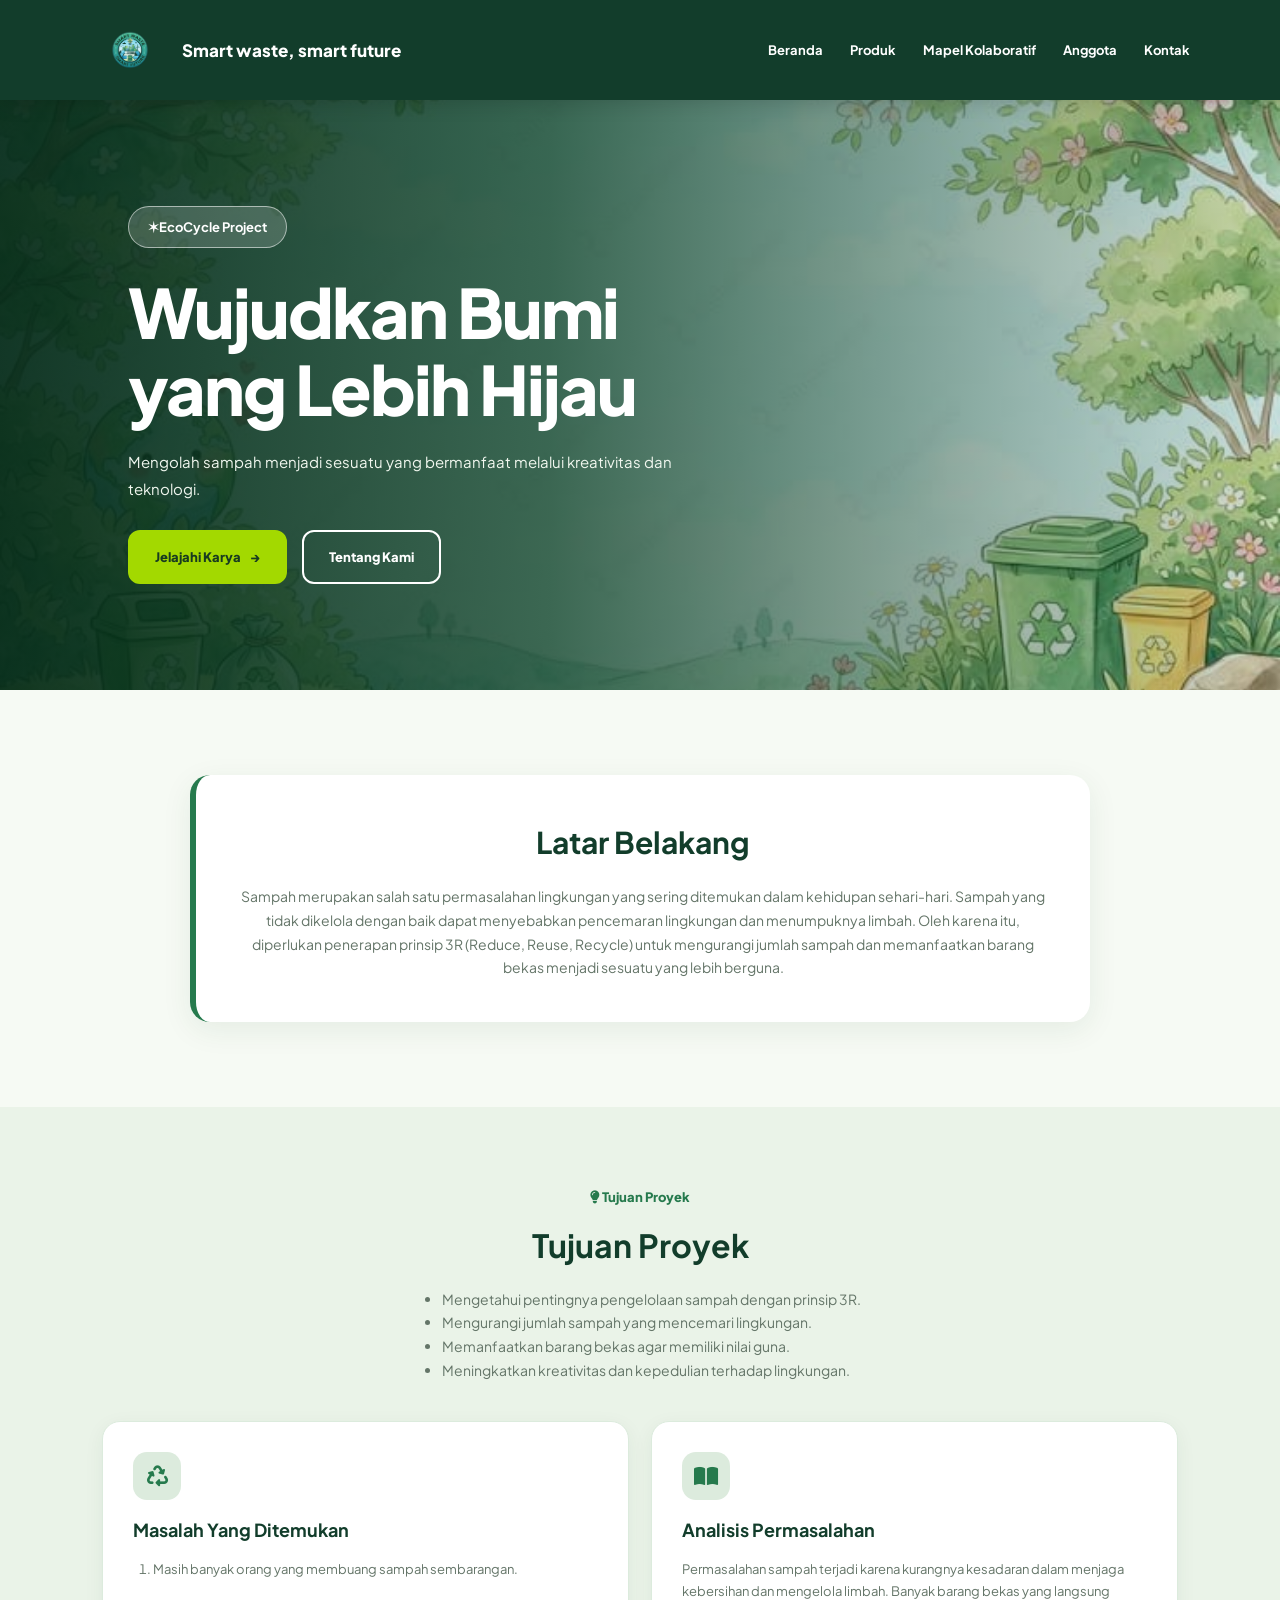
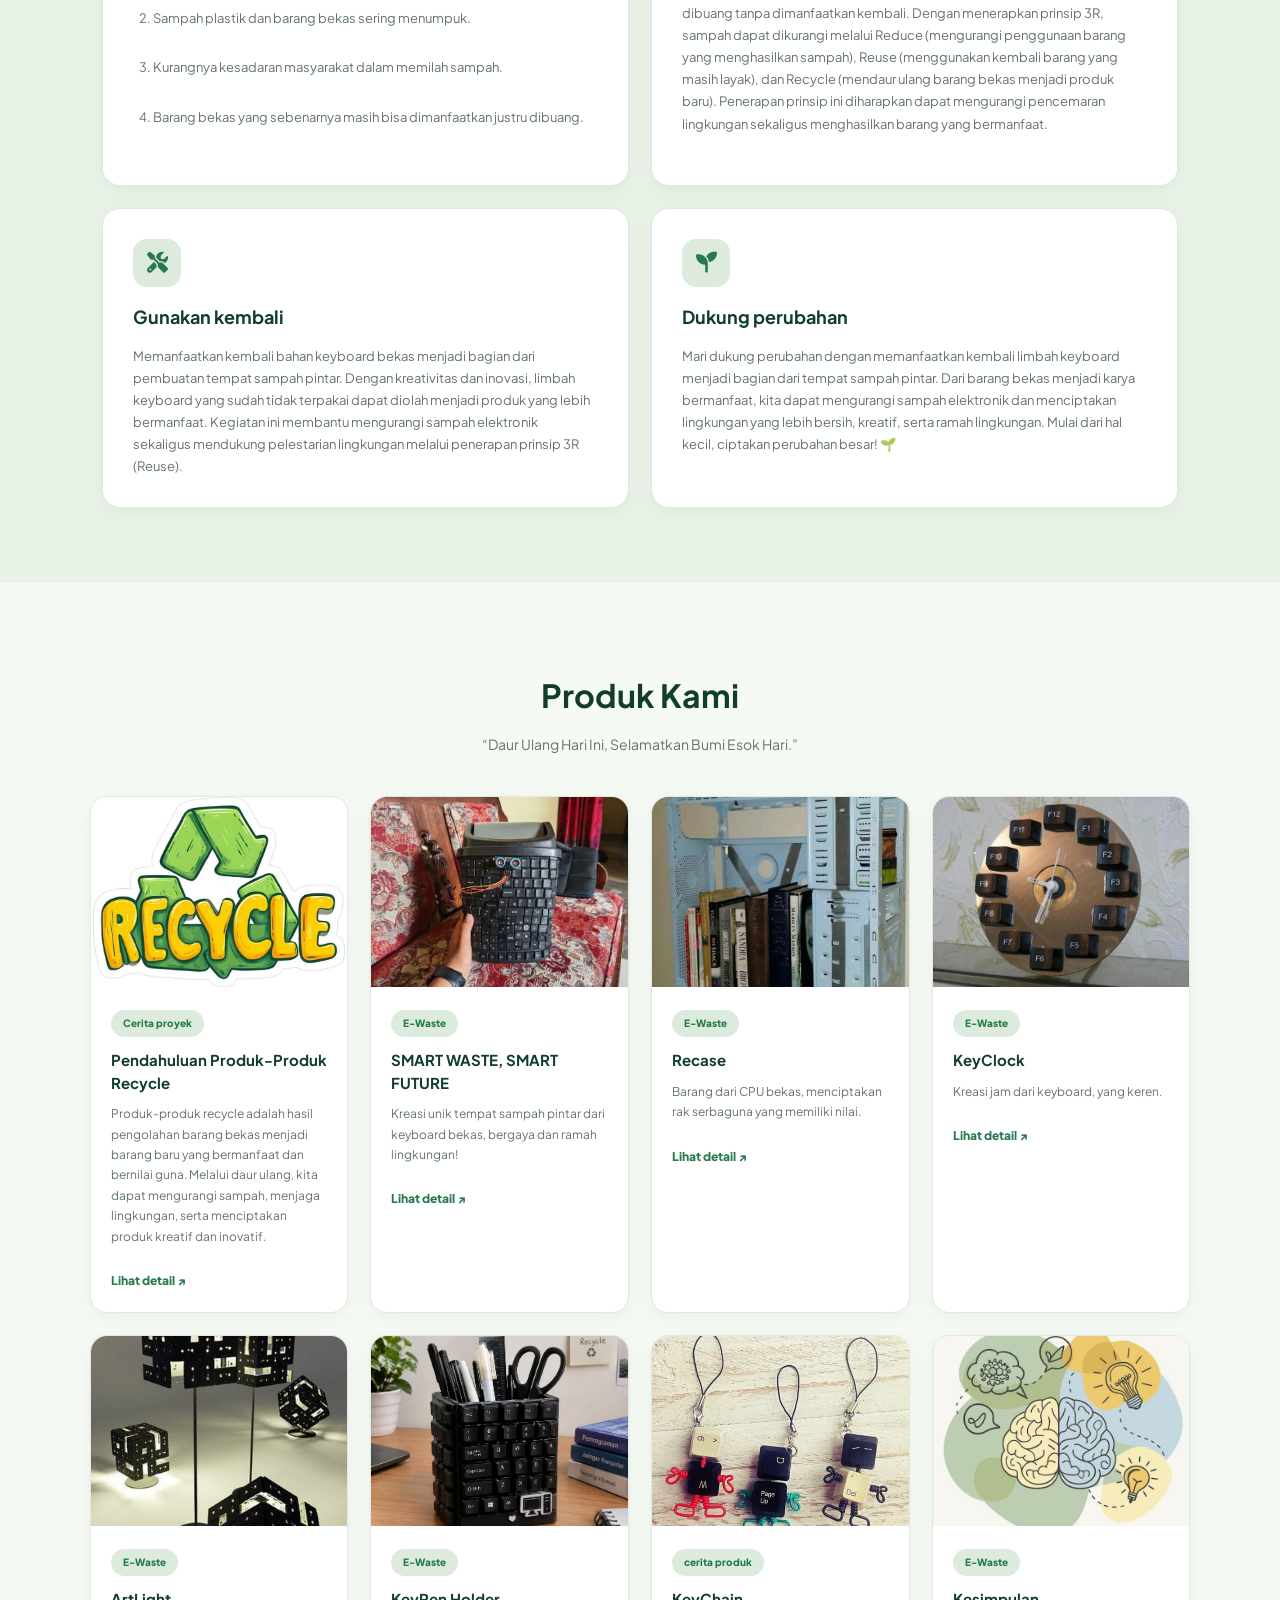
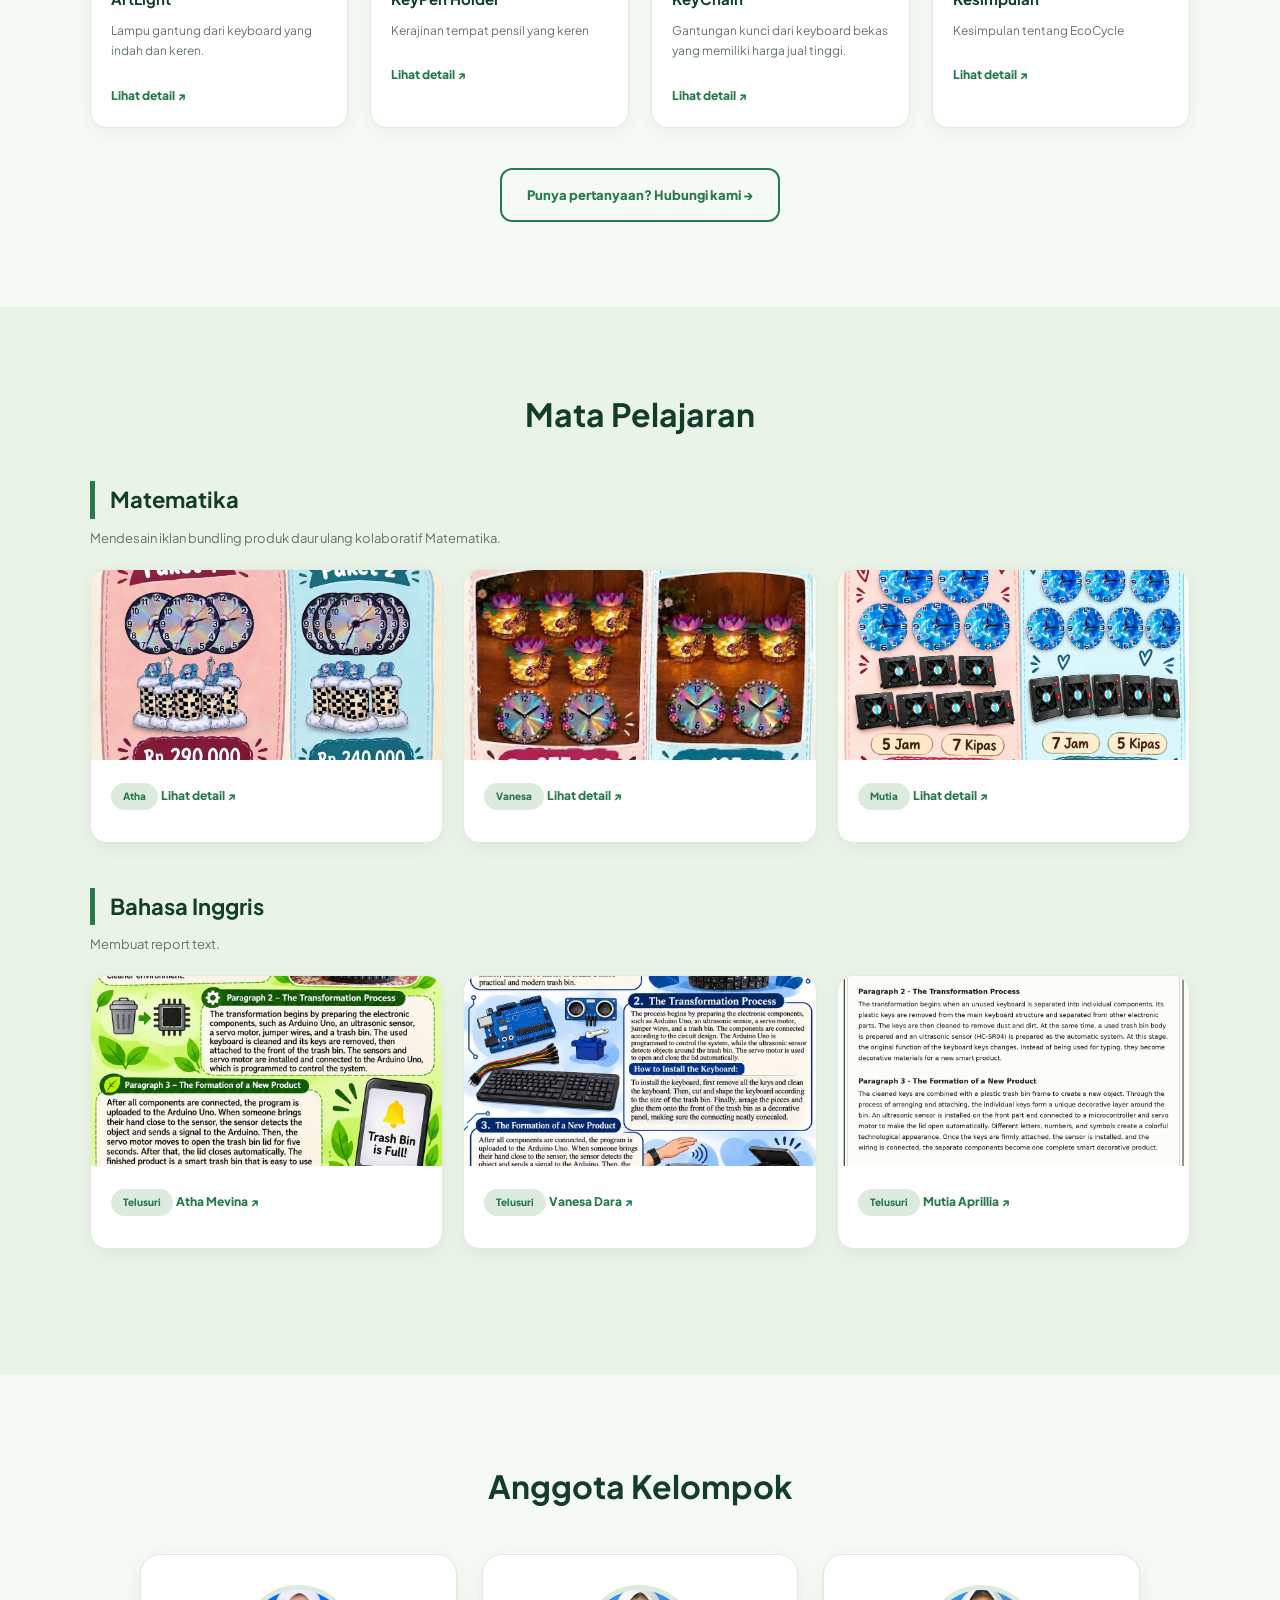
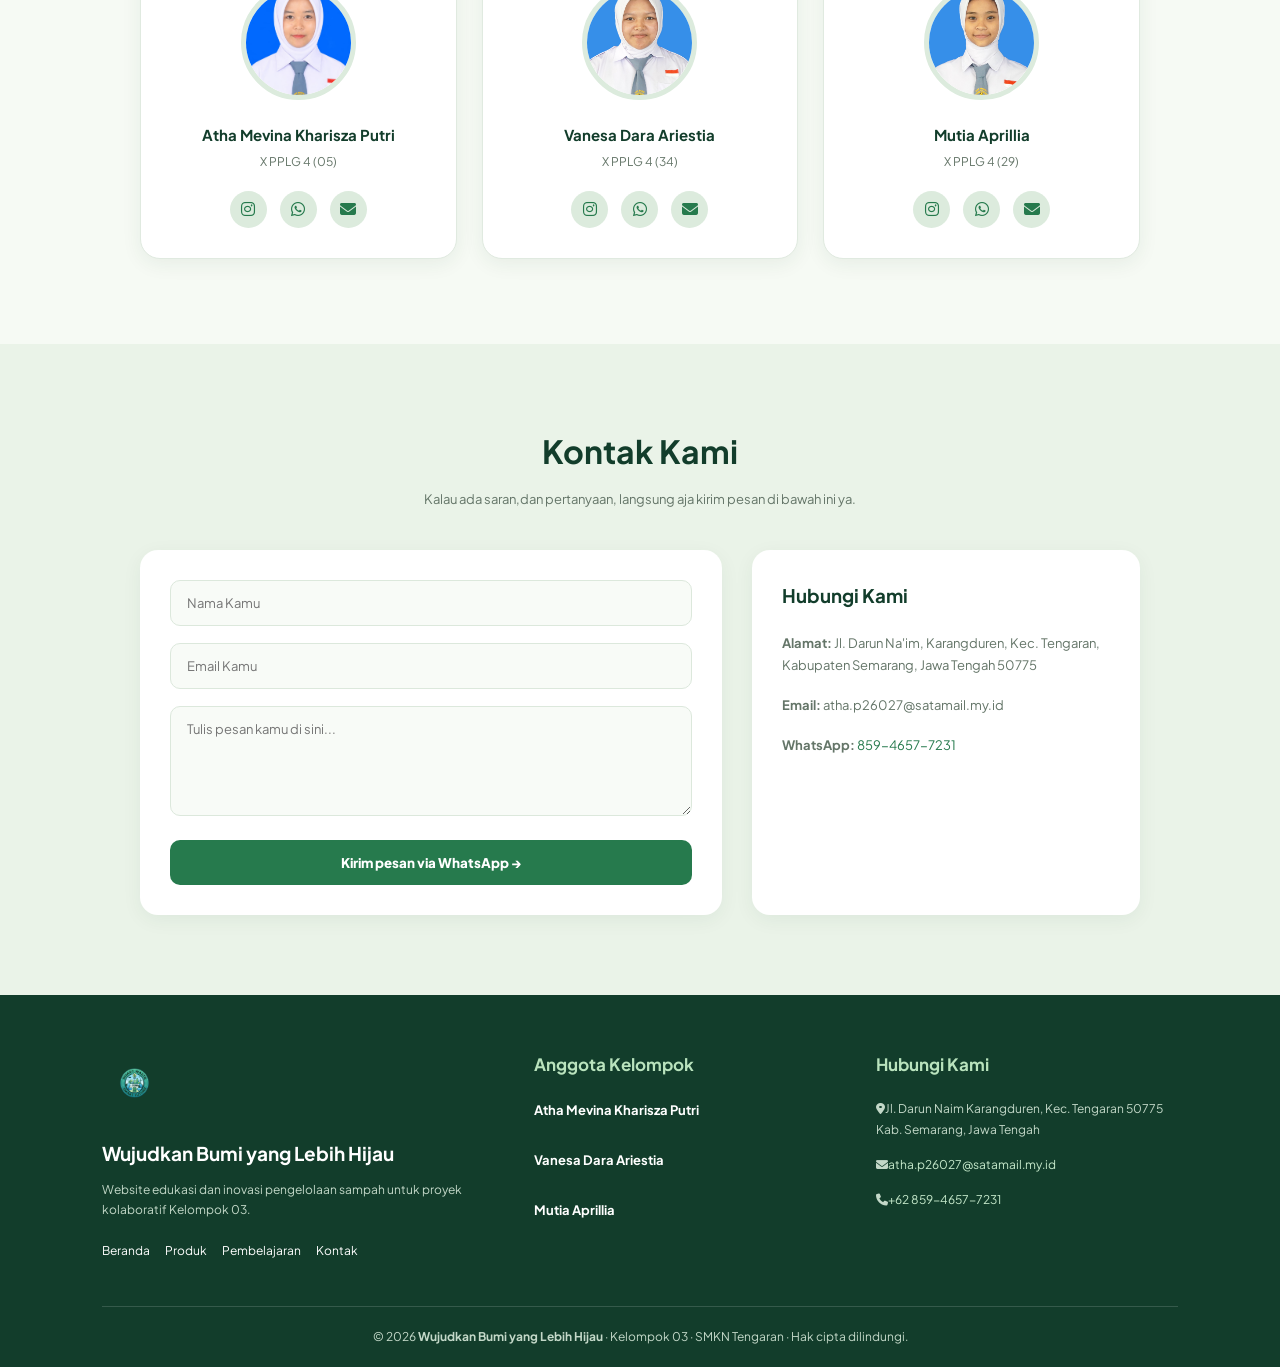
<file: index.html>
<!doctype html>
<html lang="id">
  <head>
    <meta charset="utf-8" />
    <meta name="viewport" content="width=device-width,initial-scale=1" />
    <link rel="stylesheet" href="style.css">
    <title>Smart waste, smart future - Kelompok 3</title>
    <link
      href="https://fonts.googleapis.com/css2?family=Plus+Jakarta+Sans:wght@400;500;600;700;800&display=swap"
      rel="stylesheet"
    />
    <link rel="stylesheet" href="style.css" />
    <link rel="website icon" href="c:\Users\L A P T O P\Downloads\logo.jpeg.jfif">
    <link
      rel="stylesheet"
      href="https://cdnjs.cloudflare.com/ajax/libs/font-awesome/6.5.0/css/all.min.css"
    />
  </head>

  <body>
    <nav class="nav">
      <a class="logo" href="#home" aria-label="Sampahku Hartaku, ke beranda">
        <img src="logo.jpeg-removebg-preview.png" />
        <span>Smart waste, smart future</span>
      </a>

      <div class="nav-links">
        <a href="#home">Beranda</a>
        <a href="#produk">Produk</a>
        <a href="#mapel">Mapel Kolaboratif</a>
        <a href="#member-wo">Anggota</a>
        <a href="#contact">Kontak</a>
      </div>

      <button
        class="hamburger"
        id="hamburger"
        type="button"
        aria-label="Buka menu navigasi"
        aria-expanded="false"
        aria-controls="navDropdown"
      >
        <span></span>
        <span></span>
        <span></span>
      </button>

      <div class="nav-dropdown" id="navDropdown">
        <a href="#home">Beranda</a>
        <a href="#produk">Produk</a>
        <a href="#mapel">Mapel Kolaboratif</a>
        <a href="#member-wo">Anggota</a>
        <a href="#contact">Kontak</a>
      </div>
    </nav>

    <header class="hero" id="home">
        <img src="background.jpeg" alt="background">
      <div class="hero-overlay">
        <div class="hero-text">
          <span class="hero-badge"
            ><span aria-hidden="true">&#10038;</span>EcoCycle Project</span
          >
          <h1>Wujudkan Bumi<br /><span></span>yang Lebih Hijau</h1>
          <p>
            Mengolah sampah menjadi sesuatu yang bermanfaat melalui kreativitas dan teknologi.
          </p>
          <div class="hero-actions">
            <a class="button button-primary" href="#produk"
              >Jelajahi Karya <span aria-hidden="true">&rarr;</span></a
            >
            <a class="button button-quiet" href="#about">Tentang Kami</a>
          </div>
        </div>
      </div>
    </header>

    <section class="main" id="about">
      <div class="content-left">
        <h2>Latar Belakang</h2>
        <p>
          Sampah merupakan salah satu permasalahan lingkungan yang sering ditemukan dalam kehidupan sehari-hari. Sampah yang tidak dikelola dengan baik dapat menyebabkan pencemaran lingkungan dan menumpuknya limbah. Oleh karena itu, diperlukan penerapan prinsip 3R (Reduce, Reuse, Recycle) untuk mengurangi jumlah sampah dan memanfaatkan barang bekas menjadi sesuatu yang lebih berguna.
        </p>
      </div>
    </section>

    <section id="masalah">
      <div class="masalah">
        <div class="masalah-header">
          <span class="masalah-kicker"
            ><i class="fas fa-lightbulb" aria-hidden="true"></i> Tujuan Proyek </span
          >
          <h2>Tujuan Proyek</h2>
          <p>
             <ul>
                <li> Mengetahui pentingnya pengelolaan sampah dengan prinsip 3R.</li>
                <li>Mengurangi jumlah sampah yang mencemari lingkungan.</li>
                <li>Memanfaatkan barang bekas agar memiliki nilai guna.</li>
                <li>Meningkatkan kreativitas dan kepedulian terhadap lingkungan.</li>
              </ul>
          </p>
        </div>
        <div class="solusi-grid">
          <article class="solusi-card">
            <span class="solusi-icon"
              ><i class="fas fa-recycle" aria-hidden="true"></i
            ></span>
            <h3>Masalah Yang Ditemukan</h3>
            <p>
              <ol>
                <li>Masih banyak orang yang membuang sampah sembarangan.</li><br>
                <li>Sampah plastik dan barang bekas sering menumpuk.</li><br>
                <li>Kurangnya kesadaran masyarakat dalam memilah sampah.</li><br>
                <li>Barang bekas yang sebenarnya masih bisa dimanfaatkan justru dibuang.</li><br>
              </ol>
            </p>
          </article>
          <article class="solusi-card">
            <span class="solusi-icon"
              ><i class="fas fa-book-open" aria-hidden="true"></i
            ></span>
            <h3>Analisis Permasalahan</h3>
            <p>
              Permasalahan sampah terjadi karena kurangnya kesadaran dalam menjaga kebersihan dan mengelola limbah. Banyak barang bekas yang langsung dibuang tanpa dimanfaatkan kembali. Dengan menerapkan prinsip 3R, sampah dapat dikurangi melalui Reduce (mengurangi penggunaan barang yang menghasilkan sampah), Reuse (menggunakan kembali barang yang masih layak), dan Recycle (mendaur ulang barang bekas menjadi produk baru). Penerapan prinsip ini diharapkan dapat mengurangi pencemaran lingkungan sekaligus menghasilkan barang yang bermanfaat.
            </p>
          </article>
          <article class="solusi-card">
            <span class="solusi-icon"
              ><i class="fas fa-screwdriver-wrench" aria-hidden="true"></i
            ></span>
            <h3>Gunakan kembali</h3>
            <p>
              Memanfaatkan kembali bahan keyboard bekas menjadi bagian dari pembuatan tempat sampah pintar. Dengan kreativitas dan inovasi, limbah keyboard yang sudah tidak terpakai dapat diolah menjadi produk yang lebih bermanfaat. Kegiatan ini membantu mengurangi sampah elektronik sekaligus mendukung pelestarian lingkungan melalui penerapan prinsip 3R (Reuse).
            </p>
          </article>
          <article class="solusi-card">
            <span class="solusi-icon"
              ><i class="fas fa-seedling" aria-hidden="true"></i
            ></span>
            <h3>Dukung perubahan</h3>
            <p>
                Mari dukung perubahan dengan memanfaatkan kembali limbah keyboard menjadi bagian dari tempat sampah pintar. Dari barang bekas menjadi karya bermanfaat, kita dapat mengurangi sampah elektronik dan menciptakan lingkungan yang lebih bersih, kreatif, serta ramah lingkungan. Mulai dari hal kecil, ciptakan perubahan besar! 🌱
            </p>
          </article>
        </div>
      </div>
    </section>

    <section class="produk" id="produk">
      <div class="produk-header">
        <h2>Produk Kami</h2>
        <p class="section-intro">
          “Daur Ulang Hari Ini, Selamatkan Bumi Esok Hari.”
        </p>
      </div>

      <div class="product-grid" id="productGrid">
        <div class="card">
          <a
            class="product-image"
            href="recycle.html"
            aria-label="Lihat detail pengantar produk daur ulang">
            <img src="Modera-electricidad-con-simples-pasos-_1_.jpg" alt="recycle"
          /></a>
          <div class="card-content">
            <span class="product-category">Cerita proyek</span>
            <h3>Pendahuluan Produk-Produk Recycle</h3>
            <p>
              Produk-produk recycle adalah hasil pengolahan barang bekas menjadi barang baru yang bermanfaat dan bernilai guna. Melalui daur ulang, kita dapat mengurangi sampah, menjaga lingkungan, serta menciptakan produk kreatif dan inovatif.
            </p>
            <a class="product-action" href="recycle.html"
              >Lihat detail <span aria-hidden="true">&#8599;</span></a
            >
          </div>
        </div>

        <div class="card">
          <a
            class="product-image"
            href="smart waste.html"
            aria-label="smart waste, smart future"
            ><img src="tong sampah.jpeg" alt="tempat sampah pintar"
          /></a>
          <div class="card-content">
            <span class="product-category">E-Waste</span>
            <h3>SMART WASTE, SMART FUTURE</h3>
            <p>
              Kreasi unik tempat sampah pintar dari keyboard bekas, bergaya dan ramah
              lingkungan!
            </p>
            <a class="product-action" href="smart waste.html"
              >Lihat detail <span aria-hidden="true">&#8599;</span></a
            >
          </div>
        </div>

        <div class="card">
          <a
            class="product-image"
            href="recase.html"
            aria-label="recase"
          >
            <img src="recase.jpeg" alt="recase"
          /></a>
          <div class="card-content">
            <span class="product-category">E-Waste</span>
            <h3>Recase</h3>
            <p>
              Barang dari CPU bekas, menciptakan rak serbaguna yang memiliki nilai.
            </p>
            <a class="product-action" href="recase.html"
              >Lihat detail <span aria-hidden="true">&#8599;</span></a
            >
          </div>
        </div>

        <div class="card">
          <a
            class="product-image"
            href="keyclock.html"
            aria-label="keyclock"
            ><img
              src="keyclock.jpeg"
              alt="KeyClock"
          /></a>
          <div class="card-content">
            <span class="product-category">E-Waste</span>
            <h3>KeyClock</h3>
            <p>
              Kreasi jam dari keyboard, yang keren.
            </p>
            <a class="product-action" href="keyclock.html"
              >Lihat detail <span aria-hidden="true">&#8599;</span></a
            >
          </div>
        </div>

        <div class="card">
          <a
            class="product-image"
            href="artlight.css"
            aria-label="ArtLight"
          >
            <img src="artilight.jpeg" alt="artlight"
          /></a>
          <div class="card-content">
            <span class="product-category">E-Waste</span>
            <h3>ArtLight</h3>
            <p>
              Lampu gantung dari keyboard yang indah dan keren.
            </p>
            <a class="product-action" href="artlight.html"
              >Lihat detail <span aria-hidden="true">&#8599;</span></a
            >
          </div>
        </div>

        <div class="card">
          <a
            class="product-image"
            href="pancil holder.html"
            aria-label="Keypen holder"
          >
            <img src="tempat pensil.jpeg" alt="keypen holder"
          /></a>
          <div class="card-content">
            <span class="product-category">E-Waste</span>
            <h3>KeyPen Holder</h3>
            <p>
              Kerajinan tempat pensil yang keren
            </p>
            <a class="product-action" href="pancil holder.html"
              >Lihat detail <span aria-hidden="true">&#8599;</span></a
            >
          </div>
        </div>

        <div class="card">
          <a
            class="product-image"
            href="keychain.html"
            aria-label="Keychain"
          >
            <img src="keychain.jpeg" alt="keychain"
          /></a>
          <div class="card-content">
            <span class="product-category">cerita produk</span>
            <h3>KeyChain</h3>
            <p>
              Gantungan kunci dari keyboard bekas yang memiliki harga jual tinggi.
            </p>
            <a class="product-action" href="keychain.html"
              >Lihat detail <span aria-hidden="true">&#8599;</span></a
            >
          </div>
        </div>

        <div class="card">
          <a
            class="product-image"
            href="kesimpulan.html"
            aria-label="Kesimpulan"
          >
            <img src="kesimpulan.jpeg" alt="kesimpulan"
          /></a>
          <div class="card-content">
            <span class="product-category">E-Waste</span>
            <h3>Kesimpulan</h3>
            <p>
              Kesimpulan tentang EcoCycle
            </p>
            <a class="product-action" href="kesimpulan.html"
              >Lihat detail <span aria-hidden="true">&#8599;</span></a
            >
          </div>
        </div>
      </div>

      <a class="button button-outline product-contact" href="#contact"
        >Punya pertanyaan? Hubungi kami
        <span aria-hidden="true">&rarr;</span></a
      >
    </section>
    
      <section id="mapel">
    <h2 class="section-title">Mata Pelajaran</h2>

    <div class="mapel-container">

        <!-- MATEMATIKA -->
        <div class="mapel-block">
            <h3 class="mapel-name">Matematika</h3>
            <p>Mendesain iklan bundling produk daur ulang kolaboratif Matematika.</p>
            <div class="mapel-gallery">

                <div class="card">
                    <a class="product-image" href="atha.html">
                        <img src="mtk atha.jpeg" alt="Matematika">
                    </a>
                    <div class="card-content">
                        <span class="product-category">Atha</span>
                        <a class="product-action" href="atha.html">Lihat detail ↗</a>
                    </div>
                </div>

                <div class="card">
                    <a class="product-image" href="dara.html">
                        <img src="mtk dara.jpeg" alt="Matematika">
                    </a>
                    <div class="card-content">
                        <span class="product-category">Vanesa</span>
                        <a class="product-action" href="dara.html">Lihat detail ↗</a>
                    </div>
                </div>

                <div class="card">
                    <a class="product-image" href="mutia.html">
                        <img src="mtk mutia.jpeg" alt="Matematika">
                    </a>
                    <div class="card-content">
                        <span class="product-category">Mutia</span>
                        <a class="product-action" href="mutia.html">Lihat detail ↗</a>
                    </div>
                </div>

            </div>
        </div>

        <!-- BAHASA INGGRIS -->
        <div class="mapel-block">
            <h3 class="mapel-name">Bahasa Inggris</h3>
            <p>Membuat report text.</p>

            <div class="mapel-gallery">

                <div class="card">
                    <a class="product-image" href="atinggris.html">
                        <img src="INGGRIS ATHA.jpeg" alt="Bahasa Inggris">
                    </a>
                    <div class="card-content">
                        <span class="product-category">Telusuri</span>
                        <a class="product-action" href="atinggris.html">Atha Mevina ↗</a>
                    </div>
                </div>

                <div class="card">
                    <a class="product-image" href="daringgris.html">
                        <img src="dara bahasa inggris.jpeg" alt="Bahasa Inggris">
                    </a>
                    <div class="card-content">
                        <span class="product-category">Telusuri</span>
                        <a class="product-action" href="daringgris.html">Vanesa Dara ↗</a>
                    </div>
                </div>

                <div class="card">
                    <a class="product-image" href="mutingggris.html">
                        <img src="mutia inggris.jpeg" alt="Bahasa Inggris">
                    </a>
                    <div class="card-content">
                        <span class="product-category">Telusuri</span>
                        <a class="product-action" href="mutingggris.html">Mutia Aprillia ↗</a>
                    </div>
                </div>

            </div>
        </div>

    </div>
</section>
    <section class="team" id="member-wo">
      <h2>Anggota Kelompok</h2>
      <div class="team-container">
        <div class="member">
          <img
            src="ATHA.jpeg"
            alt="atha mevina kharisza putri, anggota kelompok"
          />
          <h3>Atha Mevina Kharisza Putri</h3>
          <p>X PPLG 4 (05)</p>
          <div class="icons">
            <a
              href="https://www.instagram.com/khariszaaa?rpxt=MW14NWxtMHlkZzc2"
              target="_blank"
              rel="noopener noreferrer"
              aria-label="Instagram"
              ><i class="fab fa-instagram"></i>
            </a>
            <a
              href=" https://wa.me/qr/7DRL7O2RW4YVB1"
              target="_blank"
              rel="noopener noreferrer"
              aria-label="WhatsApp"
              ><i class="fab fa-whatsapp"></i>
            </a>
            <a
              href="atha.p26027@satamail.my.id"
              aria-label="Kirim email">
              <i class="fas fa-envelope"></i>
            </a>
          </div>
        </div>

        <div class="member">
          <img
            src="DARA.jpeg"
            alt="vanesa dara ariestia, anggota kelompok"
          />
          <h3>Vanesa Dara Ariestia</h3>
          <p>X PPLG 4 (34)</p>
          <div class="icons">
            <a
              href="https://www.instagram.com/vnsa4_4?cplk=MTJ0bGtuNjk5anl5ZA=="
              target="_blank"
              rel="noopener noreferrer"
              aria-label="Instagram"
              ><i class="fab fa-instagram"></i
            ></a>
            <a
              href="https://wa.me/6282326744030"
              target="_blank"
              rel="noopener noreferrer"
              aria-label="WhatsApp"
              ><i class="fab fa-whatsapp"></i
            ></a>
            <a href="mailto:vanesa.p26135@satamail.my.id" aria-label="Kirim email"
              ><i class="fas fa-envelope"></i
            ></a>
          </div>
        </div>

        <div class="member">
          <img
            src="MUTIA.jpeg"
            alt="mutia aprillia, anggota kelompok"
          />
          <h3> Mutia Aprillia </h3>
          <p>X PPLG 4 (29)</p>
          <div class="icons">
            <a
              href="-"
              target="_blank"
              rel="noopener noreferrer"
              aria-label="Instagram"
              ><i class="fab fa-instagram"></i
            ></a>
            <a
              href="-"
              target="_blank"
              rel="noopener noreferrer"
              aria-label="WhatsApp"
              ><i class="fab fa-whatsapp"></i
            ></a>
            <a
              href="mailto:muttia.p26113@satamail.my.id"
              aria-label="Kirim email"
              ><i class="fas fa-envelope"></i
            ></a>
          </div>
        </div>
      </div>
    </section>

    <section class="contact" id="contact">
      <h2>Kontak Kami</h2>
      <p>
        Kalau ada saran,dan pertanyaan, langsung aja kirim pesan di bawah ini
        ya.
      </p>

      <div class="contact-container">
        <form class="contact-form" id="waForm">
          <div class="form-group">
            <label class="sr-only" for="nama">Nama kamu</label>
            <input
              type="text"
              id="nama"
              name="nama"
              autocomplete="name"
              placeholder="Nama Kamu"
              required
            />
          </div>
          <div class="form-group">
            <label class="sr-only" for="email">Email kamu</label>
            <input
              type="email"
              id="email"
              name="email"
              autocomplete="email"
              placeholder="Email Kamu"
              required
            />
          </div>
          <div class="form-group">
            <label class="sr-only" for="pesan">Pesan kamu</label>
            <textarea
              id="pesan"
              name="pesan"
              rows="5"
              placeholder="Tulis pesan kamu di sini..."
              required
            ></textarea>
          </div>
          <button type="submit" class="send-btn">
            Kirim pesan via WhatsApp <span aria-hidden="true">&rarr;</span>
          </button>
        </form>

        <div class="contact-info">
          <h3>Hubungi Kami</h3>
          <p>
            <strong>Alamat:</strong> Jl. Darun Na'im, Karangduren, Kec.
            Tengaran, Kabupaten Semarang, Jawa Tengah 50775
          </p>
          <p><strong>Email:</strong> atha.p26027@satamail.my.id</p>
          <p>
            <strong>WhatsApp:</strong>
            <a
              href=" https://wa.me/qr/7DRL7O2RW4YVB1"
              target="_blank"
              rel="noopener noreferrer"
              aria-label="WhatsApp"
              >859-4657-7231</a
            >
          </p>
        </div>
      </div>
    </section>

    <footer class="footer">
      <div class="footer-container">
        <div class="footer-brand">
          <img src="logo.jpeg-removebg-preview.png" alt="Logo" class="footer-logo">
          <h3>Wujudkan Bumi yang Lebih Hijau</h3>
          <p>
            Website edukasi dan inovasi pengelolaan sampah untuk proyek
            kolaboratif Kelompok 03.
          </p>
          <nav class="footer-nav" aria-label="Navigasi footer">
            <a href="#home">Beranda</a><a href="#produk">Produk</a
            ><a href="#mapel">Pembelajaran</a><a href="#contact">Kontak</a>
          </nav>
        </div>

        <div class="footer-team">
          <h4>Anggota Kelompok</h4>
          <div class="member-footer">
            <h5>Atha Mevina Kharisza Putri</h5>
            <div class="social-icons">
              <a
                href="https://www.instagram.com/khariszaaa?rpxt=MW14NWxtMHlkZzc2"
                target="_blank"
                rel="noopener noreferrer"
                aria-label="Instagram"
                ></i
              ></a>
              <a
                href=" https://wa.me/qr/7DRL7O2RW4YVB1"
                target="_blank"
                rel="noopener noreferrer"
                aria-label="WhatsApp"
                ></i
              ></a>
              <a
                href="mailto:atha.p26027@satamail.my.id"
                aria-label="Kirim email"
              ></a>
            </div>
          </div>

          <div class="member-footer">
            <h5>Vanesa Dara Ariestia</h5>
            <div class="social-icons">
              <a
                href="https://www.instagram.com/vnsa4_4?cplk=MTJ0bGtuNjk5anl5ZA=="
                target="_blank"
                rel="noopener noreferrer"
                aria-label="Instagram"
                >
              </a>
              <a
                href=" https://wa.me/qr/XUO7GK2WF7PWA1"
                target="_blank"
                rel="noopener noreferrer"
                aria-label="WhatsApp"
              ></a>
              <a href="mailto:vanesa.p26129@satamail.my.id" aria-label="Kirim email"
                ></a>
            </div>
          </div>

          <div class="member-footer">
            <h5>Mutia Aprillia</h5>
            <div class="social-icons">
              <a
                href="-"
                target="_blank"
                rel="noopener noreferrer"
                aria-label="Instagram"
                ></a>
              <a
                href=" https://wa.me/qr/M7SDUGDXERCKH1"
                target="_blank"
                rel="noopener noreferrer"
                aria-label="WhatsApp"
                ></i
              ></a>
              <a
                href="mailto:muttia.p26113@satamail.my.id"
                aria-label="Kirim email"
              ></a>
            </div>
          </div>
        </div>

        <div class="footer-contact">
          <h4>Hubungi Kami</h4>
          <p>
            <i class="fas fa-map-marker-alt"></i>Jl. Darun Naim Karangduren,
            Kec. Tengaran 50775 Kab. Semarang, Jawa Tengah
          </p>
          <p>
            <i class="fas fa-envelope"></i
            ><a href="mailto:atha.p26027@satamail.my.id"
              >atha.p26027@satamail.my.id</a
            >
          </p>
          <p>
            <i class="fas fa-phone"></i
            ><a href="tel:+62 85946577231">+62 859-4657-7231</a>
          </p>
        </div>
      </div>

      <div class="footer-bottom">
        <p>
          © 2026 <strong>Wujudkan Bumi yang Lebih Hijau</strong> · Kelompok 03 · SMKN Tengaran
          · Hak cipta dilindungi.
        </p>
      </div>
    </footer>

    <div
      class="lightbox"
      id="imageLightbox"
      role="dialog"
      aria-modal="true"
      aria-label="Pratinjau gambar"
      hidden
    >
      <div class="lightbox-dialog">
        <button
          class="lightbox-close"
          type="button"
          aria-label="Tutup pratinjau"
        >
          &times;
        </button>
        <img class="lightbox-image" alt="" />
      </div>
    </div>
  </body>
</html>
</file>
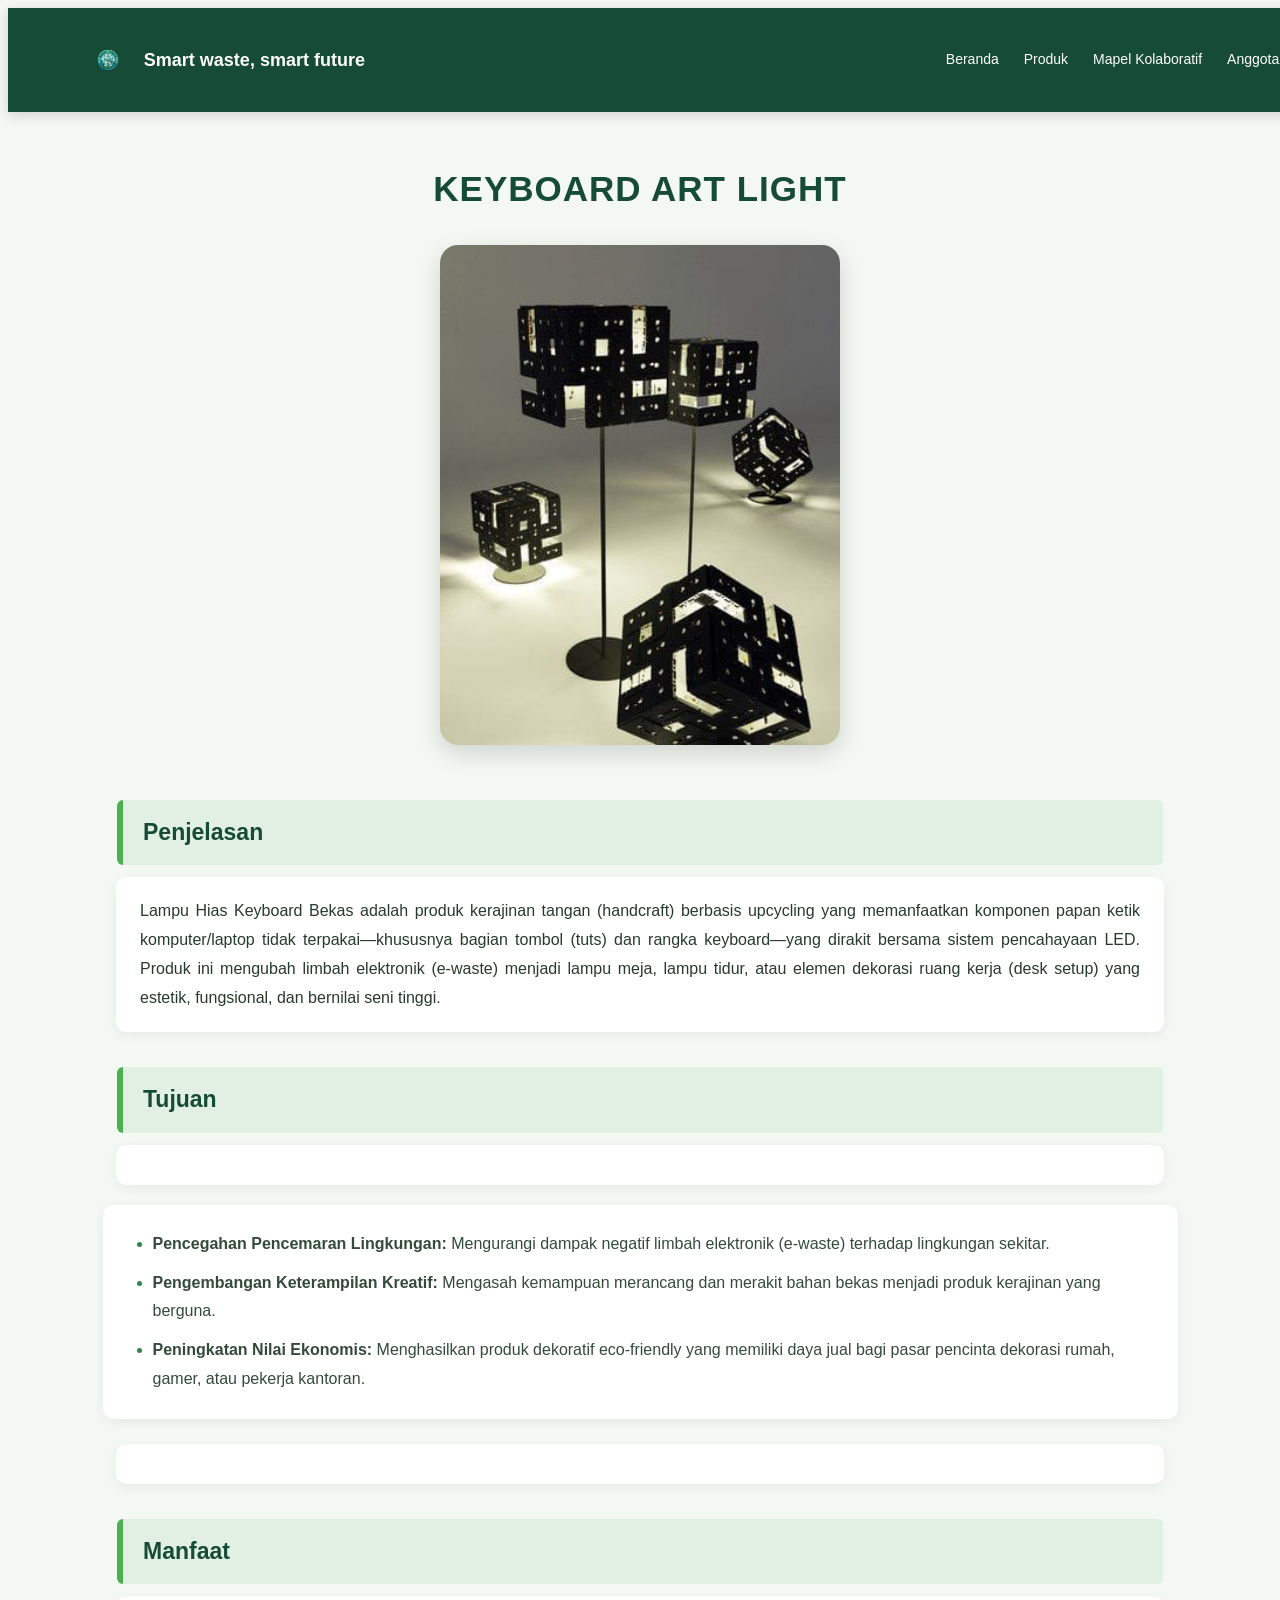
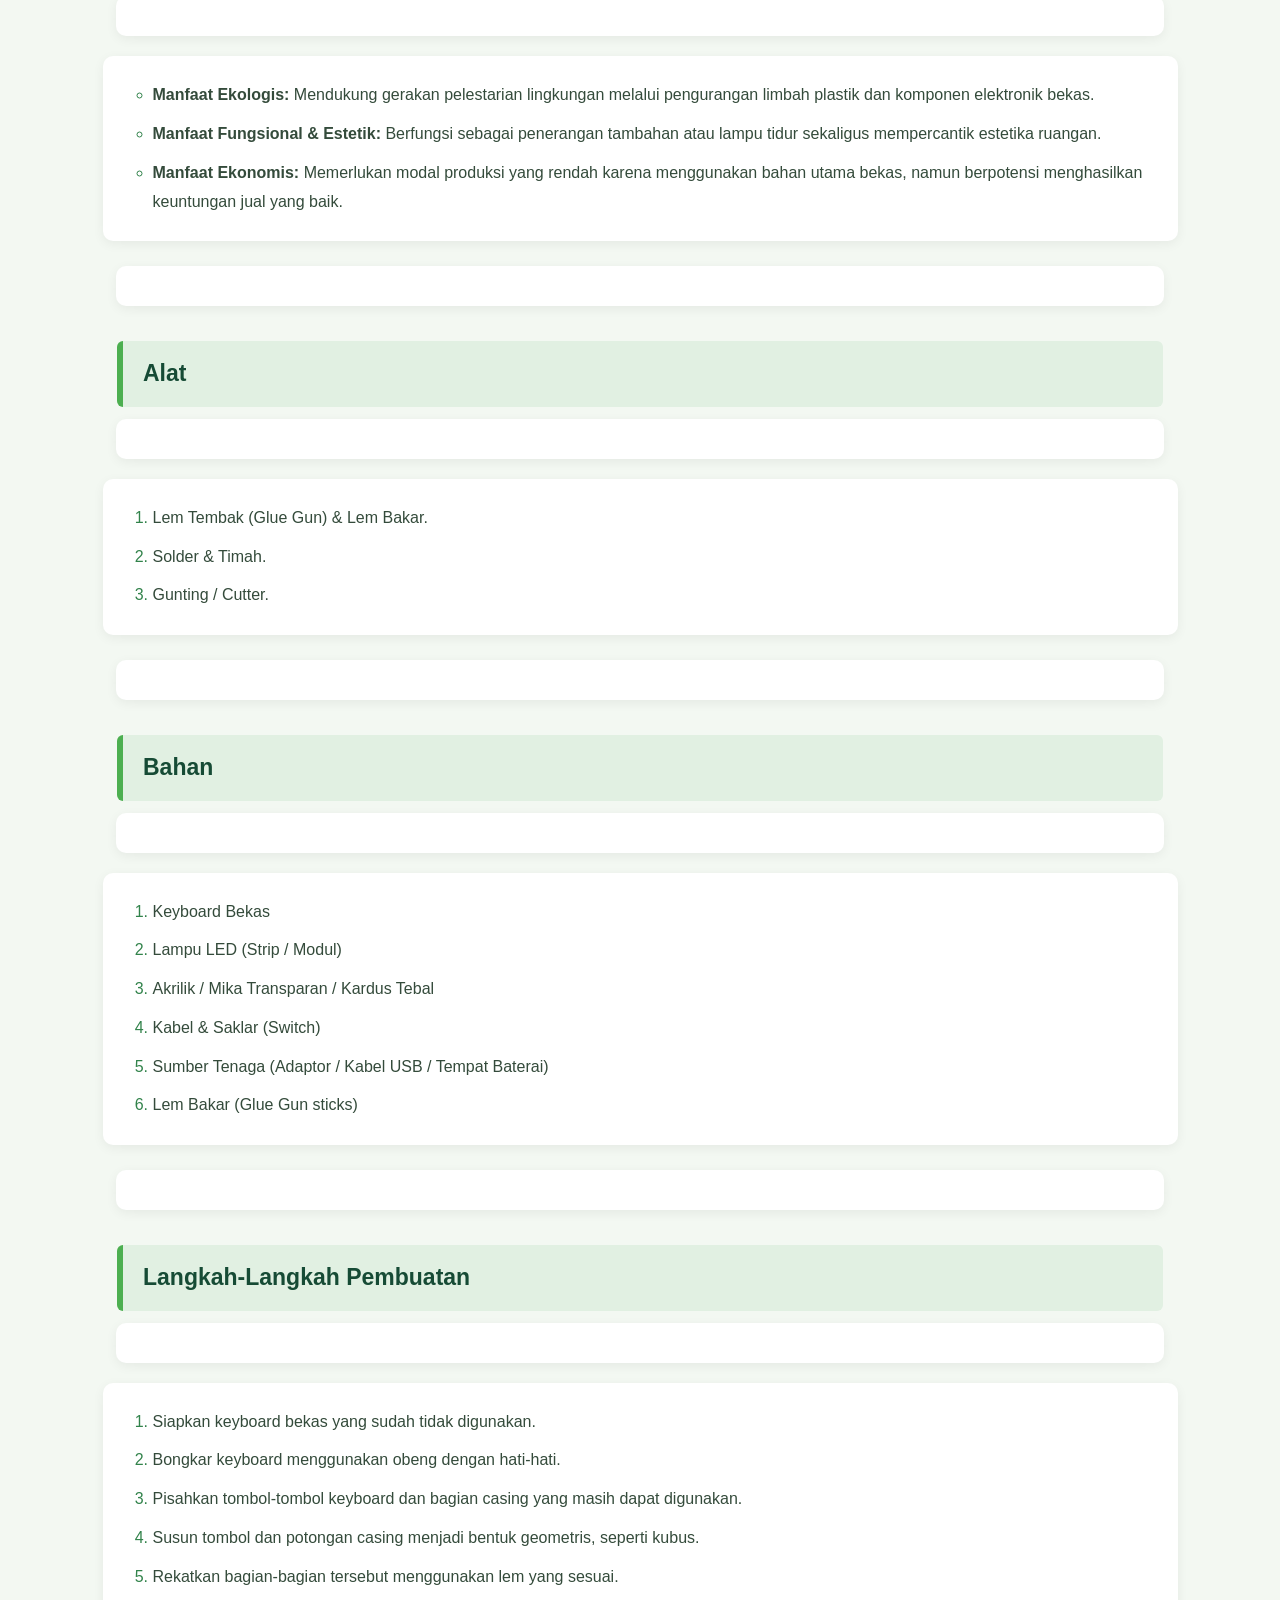
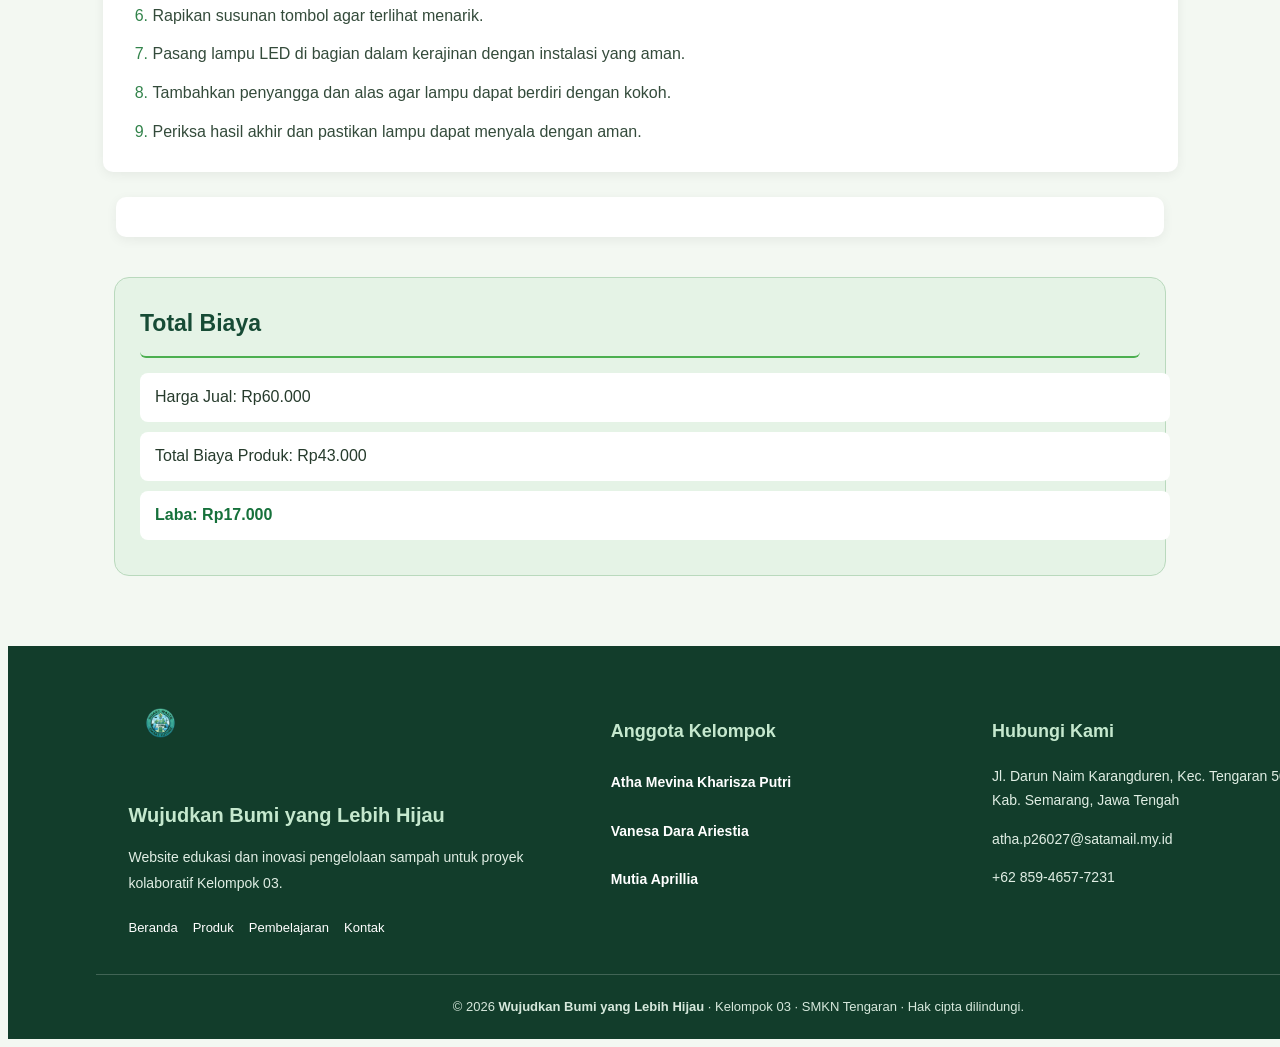
<file: artlight.html>
<!DOCTYPE html>
<html lang="en">
<head>
    <meta charset="UTF-8">
    <meta name="viewport" content="width=device-width, initial-scale=1.0">
    <link rel="stylesheet" href="artlight.css">
    <title>Document</title>
</head>
<body>
      
<nav class="nav">
      <a class="logo" href="#home" aria-label="Sampahku Hartaku, ke beranda">
        <img src="logo.jpeg-removebg-preview.png" alt="Logo" class="logo-img" />
        <span>Smart waste, smart future</span>
      </a>

    
<div class="nav-links">
    <a href="index.html">Beranda</a>
    <a href="index.html#produk">Produk</a>
    <a href="index.html#mapel">Mapel Kolaboratif</a>
    <a href="index.html#member-wo">Anggota</a>
    <a href="index.html#contact">Kontak</a>
</div>

<button class="hamburger" id="hamburger"
    type="button"
    aria-label="Buka menu navigasi"
    aria-expanded="false"
    aria-controls="navDropdown">
    <span></span>
    <span></span>
    <span></span>
</button>

<div class="nav-dropdown" id="navDropdown">
    <a href="index.html">Beranda</a>
    <a href="index.html#produk">Produk</a>
    <a href="index.html#mapel">Mapel Kolaboratif</a>
    <a href="index.html#member-wo">Anggota</a>
    <a href="index.html#contact">Kontak</a>
</div>
</nav>

    <h1 style="text-align: center;">KEYBOARD ART LIGHT</h1>
    <div style="text-align: center;">
    <img src="artilight.jpeg" alt="artlight"
    width="400"
    height="500"></div>

    <h2>Penjelasan</h2>
    <p>
        Lampu Hias Keyboard Bekas adalah produk kerajinan tangan (handcraft) berbasis upcycling yang memanfaatkan komponen papan ketik komputer/laptop tidak terpakai—khususnya bagian tombol (tuts) dan rangka keyboard—yang dirakit bersama sistem pencahayaan LED. Produk ini mengubah limbah elektronik (e-waste) menjadi lampu meja, lampu tidur, atau elemen dekorasi ruang kerja (desk setup) yang estetik, fungsional, dan bernilai seni tinggi.
    </p>

    <h2>Tujuan</h2>
    <p>
        <ul>
            <li><b>Pencegahan Pencemaran Lingkungan:</b> Mengurangi dampak negatif limbah elektronik (e-waste) terhadap lingkungan sekitar.</li>
            <li><b>Pengembangan Keterampilan Kreatif:</b> Mengasah kemampuan merancang dan merakit bahan bekas menjadi produk kerajinan yang berguna.</li>
            <li><b>Peningkatan Nilai Ekonomis:</b> Menghasilkan produk dekoratif eco-friendly yang memiliki daya jual bagi pasar pencinta dekorasi rumah, gamer, atau pekerja kantoran.</li>
        </ul>
    </p>

    <h2>Manfaat</h2>
    <p>
        <ul type="circle">
            <li><b>Manfaat Ekologis:</b> Mendukung gerakan pelestarian lingkungan melalui pengurangan limbah plastik dan komponen elektronik bekas.</li>

            <li><b>Manfaat Fungsional & Estetik:</b> Berfungsi sebagai penerangan tambahan atau lampu tidur sekaligus mempercantik estetika ruangan.</li>

            <li><b>Manfaat Ekonomis:</b> Memerlukan modal produksi yang rendah karena menggunakan bahan utama bekas, namun berpotensi menghasilkan keuntungan jual yang baik.</li>
        </ul>
    </p>

    <h2>Alat</h2>
    <p>
        <ol>
            <li>Lem Tembak (Glue Gun) & Lem Bakar.</li>
            <li>Solder & Timah.</li>
            <li>Gunting / Cutter.</li>
        </ol>
    </p>

    <h2>Bahan</h2>
    <p>
        <ol>
            <li>Keyboard Bekas</li>
            <li>Lampu LED (Strip / Modul)</li>
            <li>Akrilik / Mika Transparan / Kardus Tebal</li>
            <li>Kabel & Saklar (Switch)</li>
            <li>Sumber Tenaga (Adaptor / Kabel USB / Tempat Baterai)</li>
            <li>Lem Bakar (Glue Gun sticks)</li>
        </ol>
    </p>

    <h2>Langkah-Langkah Pembuatan</h2>
    <p>
        <ol>
            <li>Siapkan keyboard bekas yang sudah tidak digunakan.</li>
            <li>Bongkar keyboard menggunakan obeng dengan hati-hati.</li>
            <li>Pisahkan tombol-tombol keyboard dan bagian casing yang masih dapat digunakan.</li>
            <li>Susun tombol dan potongan casing menjadi bentuk geometris, seperti kubus.</li>
            <li>Rekatkan bagian-bagian tersebut menggunakan lem yang sesuai.</li>
            <li>Rapikan susunan tombol agar terlihat menarik.</li>
            <li>Pasang lampu LED di bagian dalam kerajinan dengan instalasi yang aman.</li>
            <li>Tambahkan penyangga dan alas agar lampu dapat berdiri dengan kokoh.</li>
            <li>Periksa hasil akhir dan pastikan lampu dapat menyala dengan aman.</li>
        </ol>
    </p>

    <section class="total-biaya">
      <h2>Total Biaya</h2>
      <p>Harga Jual: Rp60.000</p>
      <p>Total Biaya Produk: Rp43.000</p>
      <p><strong>Laba: Rp17.000</strong></p>
    </section>
    
    <footer class="footer">
      <div class="footer-container">
        <div class="footer-brand">
          <img src="logo.jpeg-removebg-preview.png" alt="Logo" class="footer-logo">
          <h3>Wujudkan Bumi yang Lebih Hijau</h3>
          <p>
            Website edukasi dan inovasi pengelolaan sampah untuk proyek
            kolaboratif Kelompok 03.
          </p>
          <nav class="footer-nav" aria-label="Navigasi footer">
            <a href="#home">Beranda</a><a href="#produk">Produk</a
            ><a href="#mapel">Pembelajaran</a><a href="#contact">Kontak</a>
          </nav>
        </div>

        <div class="footer-team">
          <h4>Anggota Kelompok</h4>
          <div class="member-footer">
            <h5>Atha Mevina Kharisza Putri</h5>
          </div>

          <div class="member-footer">
            <h5>Vanesa Dara Ariestia</h5>
          </div>

          <div class="member-footer">
            <h5>Mutia Aprillia</h5>
          </div>
        </div>

        <div class="footer-contact">
          <h4>Hubungi Kami</h4>
          <p>
            <i class="fas fa-map-marker-alt"></i>Jl. Darun Naim Karangduren,
            Kec. Tengaran 50775 Kab. Semarang, Jawa Tengah
          </p>
          <p>
            <i class="fas fa-envelope"></i
            ><a href="mailto:atha.p26027@satamail.my.id"
              >atha.p26027@satamail.my.id</a
            >
          </p>
          <p>
            <i class="fas fa-phone"></i
            ><a href="tel:+62 85946577231">+62 859-4657-7231</a>
          </p>
        </div>
      </div>

      <div class="footer-bottom">
        <p>
          © 2026 <strong>Wujudkan Bumi yang Lebih Hijau</strong> · Kelompok 03 · SMKN Tengaran
          · Hak cipta dilindungi.
        </p>
      </div>
    </footer>

    <div
      class="lightbox"
      id="imageLightbox"
      role="dialog"
      aria-modal="true"
      aria-label="Pratinjau gambar"
      hidden
    >
      <div class="lightbox-dialog">
        <button
          class="lightbox-close"
          type="button"
          aria-label="Tutup pratinjau"
        >
          &times;
        </button>
        <img class="lightbox-image" alt="" />
      </div>
    </div>

  </body>
</html>
</file>
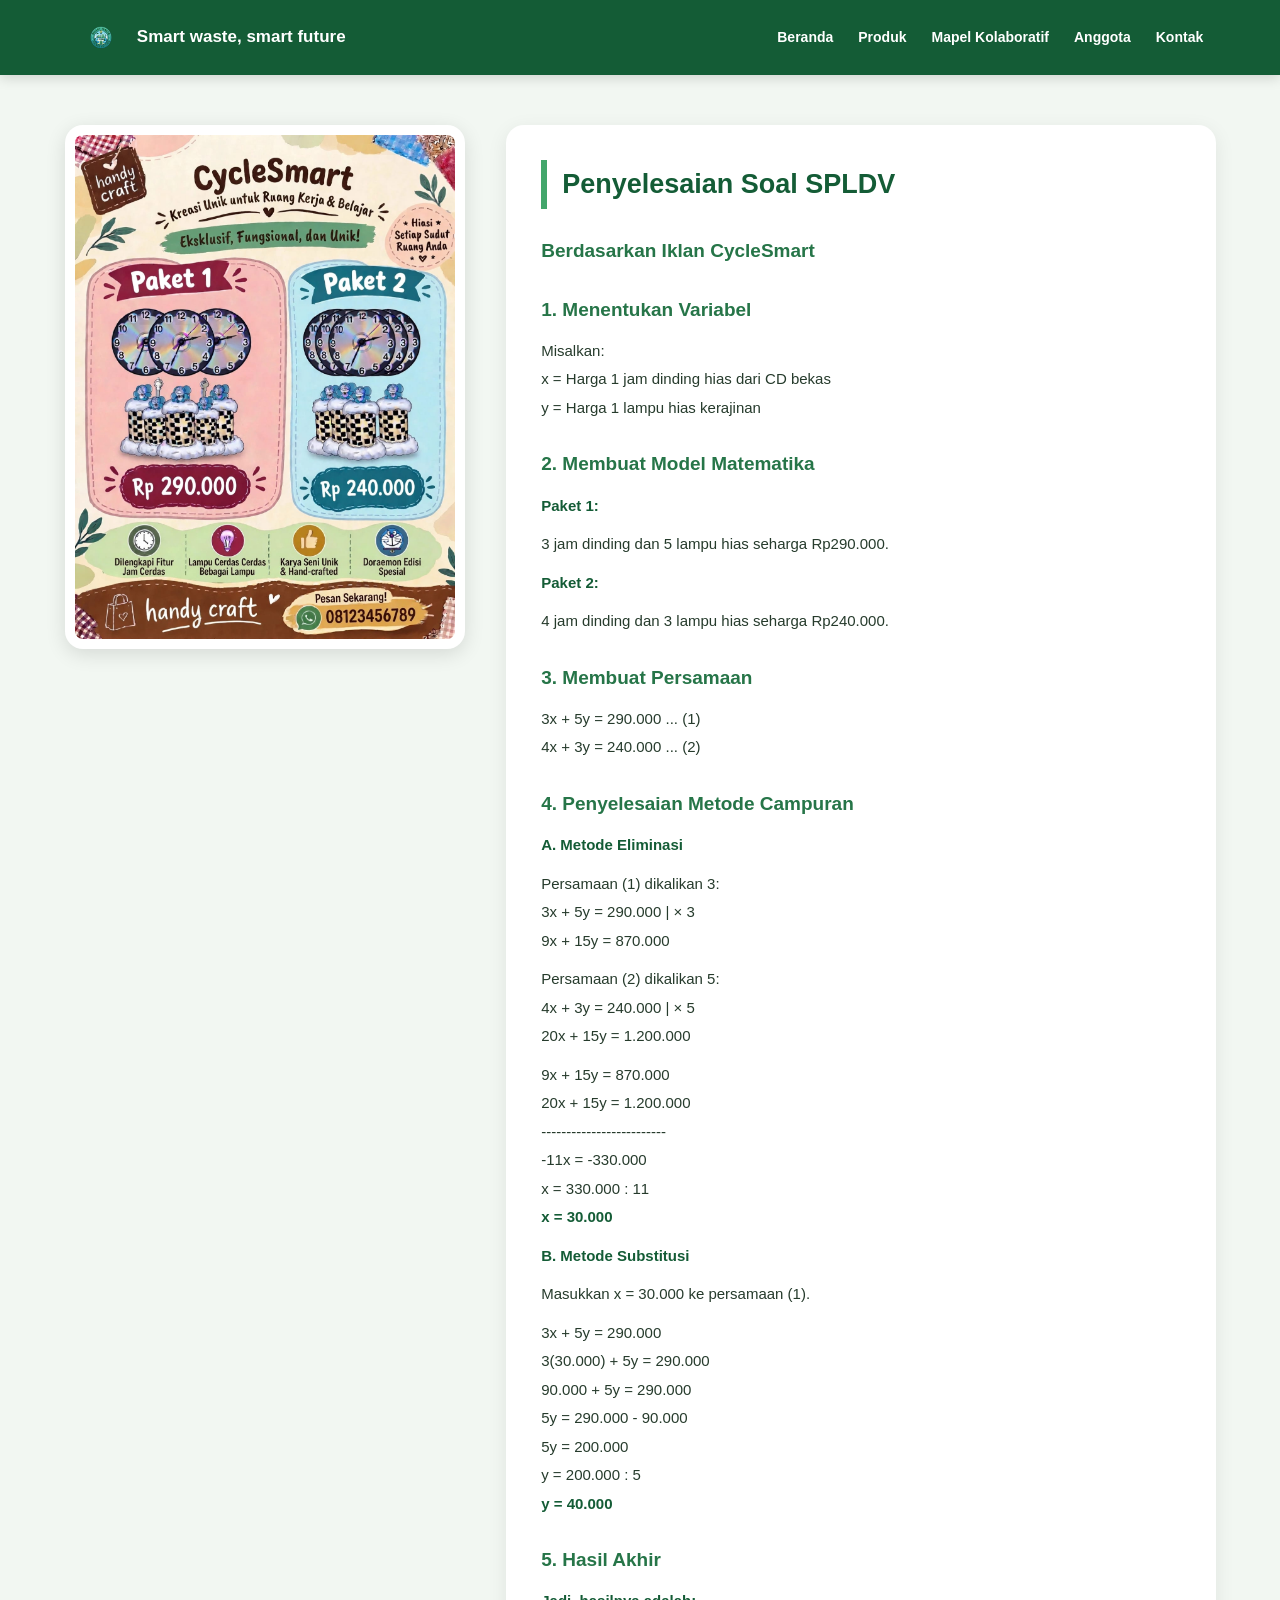
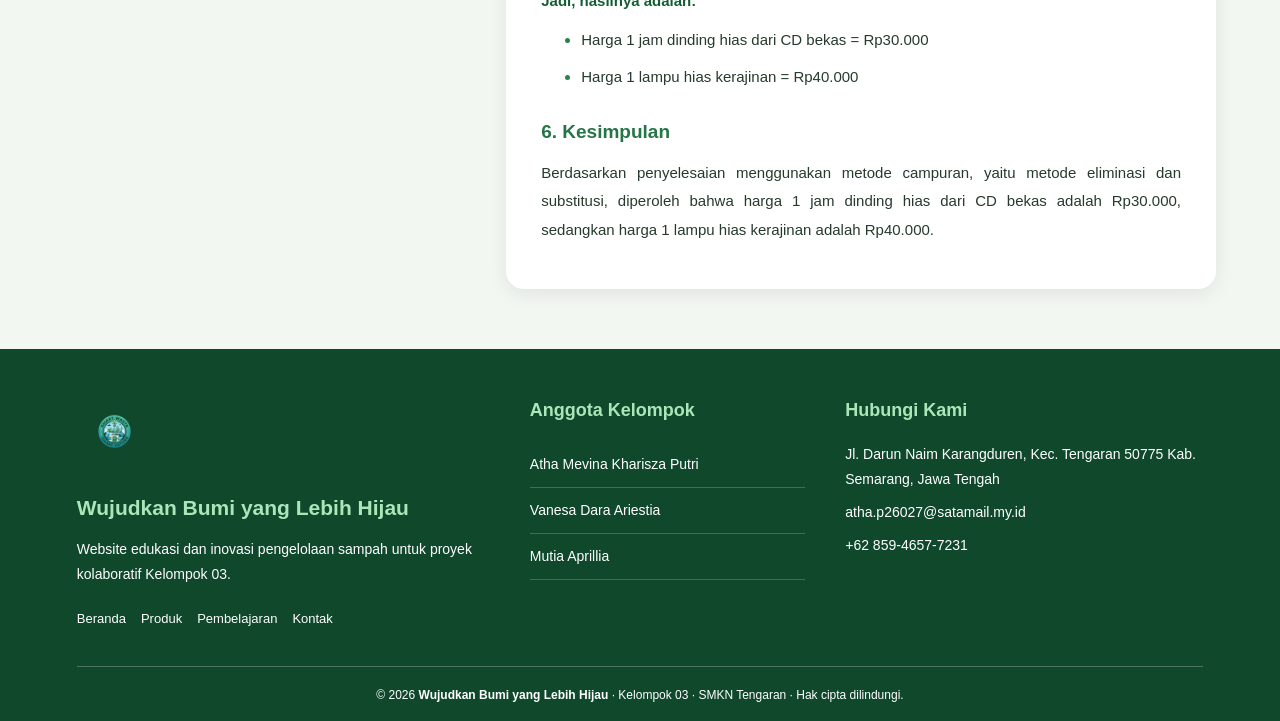
<file: atha.html>
<!DOCTYPE html>
<html lang="id">
<head>
    <meta charset="UTF-8">
    <meta name="viewport" content="width=device-width, initial-scale=1.0">
    <link rel="stylesheet" href="atha.css">
    <title>Jawaban LKPD SPLDV</title>
</head>
<body>

<nav class="nav">
      <a class="logo" href="#home" aria-label="Sampahku Hartaku, ke beranda">
        <img src="logo.jpeg-removebg-preview.png" alt="Logo" class="logo-img" />
        <span>Smart waste, smart future</span>
      </a>

    
<div class="nav-links">
    <a href="index.html">Beranda</a>
    <a href="index.html#produk">Produk</a>
    <a href="index.html#mapel">Mapel Kolaboratif</a>
    <a href="index.html#member-wo">Anggota</a>
    <a href="index.html#contact">Kontak</a>
</div>

<button class="hamburger" id="hamburger"
    type="button"
    aria-label="Buka menu navigasi"
    aria-expanded="false"
    aria-controls="navDropdown">
    <span></span>
    <span></span>
    <span></span>
</button>

<div class="nav-dropdown" id="navDropdown">
    <a href="index.html">Beranda</a>
    <a href="index.html#produk">Produk</a>
    <a href="index.html#mapel">Mapel Kolaboratif</a>
    <a href="index.html#member-wo">Anggota</a>
    <a href="index.html#contact">Kontak</a>
</div>
</nav>

<div class="container">

    <!-- GAMBAR SOAL DI SEBELAH KIRI -->
    <div class="gambar">
        <img src="mtk atha.jpeg" alt="Iklan CycleSmart"
        width="400"
        height="500">
    </div>

    <!-- JAWABAN DI SEBELAH KANAN -->
    <div class="jawaban">

        <h2>Penyelesaian Soal SPLDV</h2>
        <h3>Berdasarkan Iklan CycleSmart</h3>

        <h3>1. Menentukan Variabel</h3>

        <p>
            Misalkan:
            <br>x = Harga 1 jam dinding hias dari CD bekas
            <br>y = Harga 1 lampu hias kerajinan
        </p>

        <h3>2. Membuat Model Matematika</h3>

        <p><b>Paket 1:</b></p>
        <p>3 jam dinding dan 5 lampu hias seharga Rp290.000.</p>

        <p><b>Paket 2:</b></p>
        <p>4 jam dinding dan 3 lampu hias seharga Rp240.000.</p>

        <h3>3. Membuat Persamaan</h3>

        <p>
            3x + 5y = 290.000 ... (1)
            <br>
            4x + 3y = 240.000 ... (2)
        </p>

        <h3>4. Penyelesaian Metode Campuran</h3>

        <p><b>A. Metode Eliminasi</b></p>

        <p>
            Persamaan (1) dikalikan 3:
            <br>
            3x + 5y = 290.000 | × 3
            <br>
            9x + 15y = 870.000
        </p>

        <p>
            Persamaan (2) dikalikan 5:
            <br>
            4x + 3y = 240.000 | × 5
            <br>
            20x + 15y = 1.200.000
        </p>

        <p>
            9x + 15y = 870.000
            <br>
            20x + 15y = 1.200.000
            <br>
            -------------------------
            <br>
            -11x = -330.000
            <br>
            x = 330.000 : 11
            <br>
            <b>x = 30.000</b>
        </p>

        <p><b>B. Metode Substitusi</b></p>

        <p>
            Masukkan x = 30.000 ke persamaan (1).
        </p>

        <p>
            3x + 5y = 290.000
            <br>
            3(30.000) + 5y = 290.000
            <br>
            90.000 + 5y = 290.000
            <br>
            5y = 290.000 - 90.000
            <br>
            5y = 200.000
            <br>
            y = 200.000 : 5
            <br>
            <b>y = 40.000</b>
        </p>

        <h3>5. Hasil Akhir</h3>

        <p><b>Jadi, hasilnya adalah:</b></p>

        <ul>
            <li>Harga 1 jam dinding hias dari CD bekas = Rp30.000</li>
            <li>Harga 1 lampu hias kerajinan = Rp40.000</li>
        </ul>

        <h3>6. Kesimpulan</h3>

        <p>
            Berdasarkan penyelesaian menggunakan metode campuran,
            yaitu metode eliminasi dan substitusi, diperoleh bahwa
            harga 1 jam dinding hias dari CD bekas adalah Rp30.000,
            sedangkan harga 1 lampu hias kerajinan adalah Rp40.000.
        </p>

    </div>
</div>

<footer class="footer">
      <div class="footer-container">
        <div class="footer-brand">
          <img src="logo.jpeg-removebg-preview.png" alt="Logo" class="footer-logo">
          <h3>Wujudkan Bumi yang Lebih Hijau</h3>
          <p>
            Website edukasi dan inovasi pengelolaan sampah untuk proyek
            kolaboratif Kelompok 03.
          </p>
          <nav class="footer-nav" aria-label="Navigasi footer">
            <a href="#home">Beranda</a><a href="#produk">Produk</a
            ><a href="#mapel">Pembelajaran</a><a href="#contact">Kontak</a>
          </nav>
        </div>

        <div class="footer-team">
          <h4>Anggota Kelompok</h4>
          <div class="member-footer">
            <h5>Atha Mevina Kharisza Putri</h5>
          </div>

          <div class="member-footer">
            <h5>Vanesa Dara Ariestia</h5>
          </div>

          <div class="member-footer">
            <h5>Mutia Aprillia</h5>
          </div>
        </div>

        <div class="footer-contact">
          <h4>Hubungi Kami</h4>
          <p>
            <i class="fas fa-map-marker-alt"></i>Jl. Darun Naim Karangduren,
            Kec. Tengaran 50775 Kab. Semarang, Jawa Tengah
          </p>
          <p>
            <i class="fas fa-envelope"></i
            ><a href="mailto:atha.p26027@satamail.my.id"
              >atha.p26027@satamail.my.id</a
            >
          </p>
          <p>
            <i class="fas fa-phone"></i
            ><a href="tel:+62 85946577231">+62 859-4657-7231</a>
          </p>
        </div>
      </div>

      <div class="footer-bottom">
        <p>
          © 2026 <strong>Wujudkan Bumi yang Lebih Hijau</strong> · Kelompok 03 · SMKN Tengaran
          · Hak cipta dilindungi.
        </p>
      </div>
    </footer>

    <div
      class="lightbox"
      id="imageLightbox"
      role="dialog"
      aria-modal="true"
      aria-label="Pratinjau gambar"
      hidden
    >
      <div class="lightbox-dialog">
        <button
          class="lightbox-close"
          type="button"
          aria-label="Tutup pratinjau"
        >
          &times;
        </button>
        <img class="lightbox-image" alt="" />
      </div>
    </div>

</body>
</html>
</file>
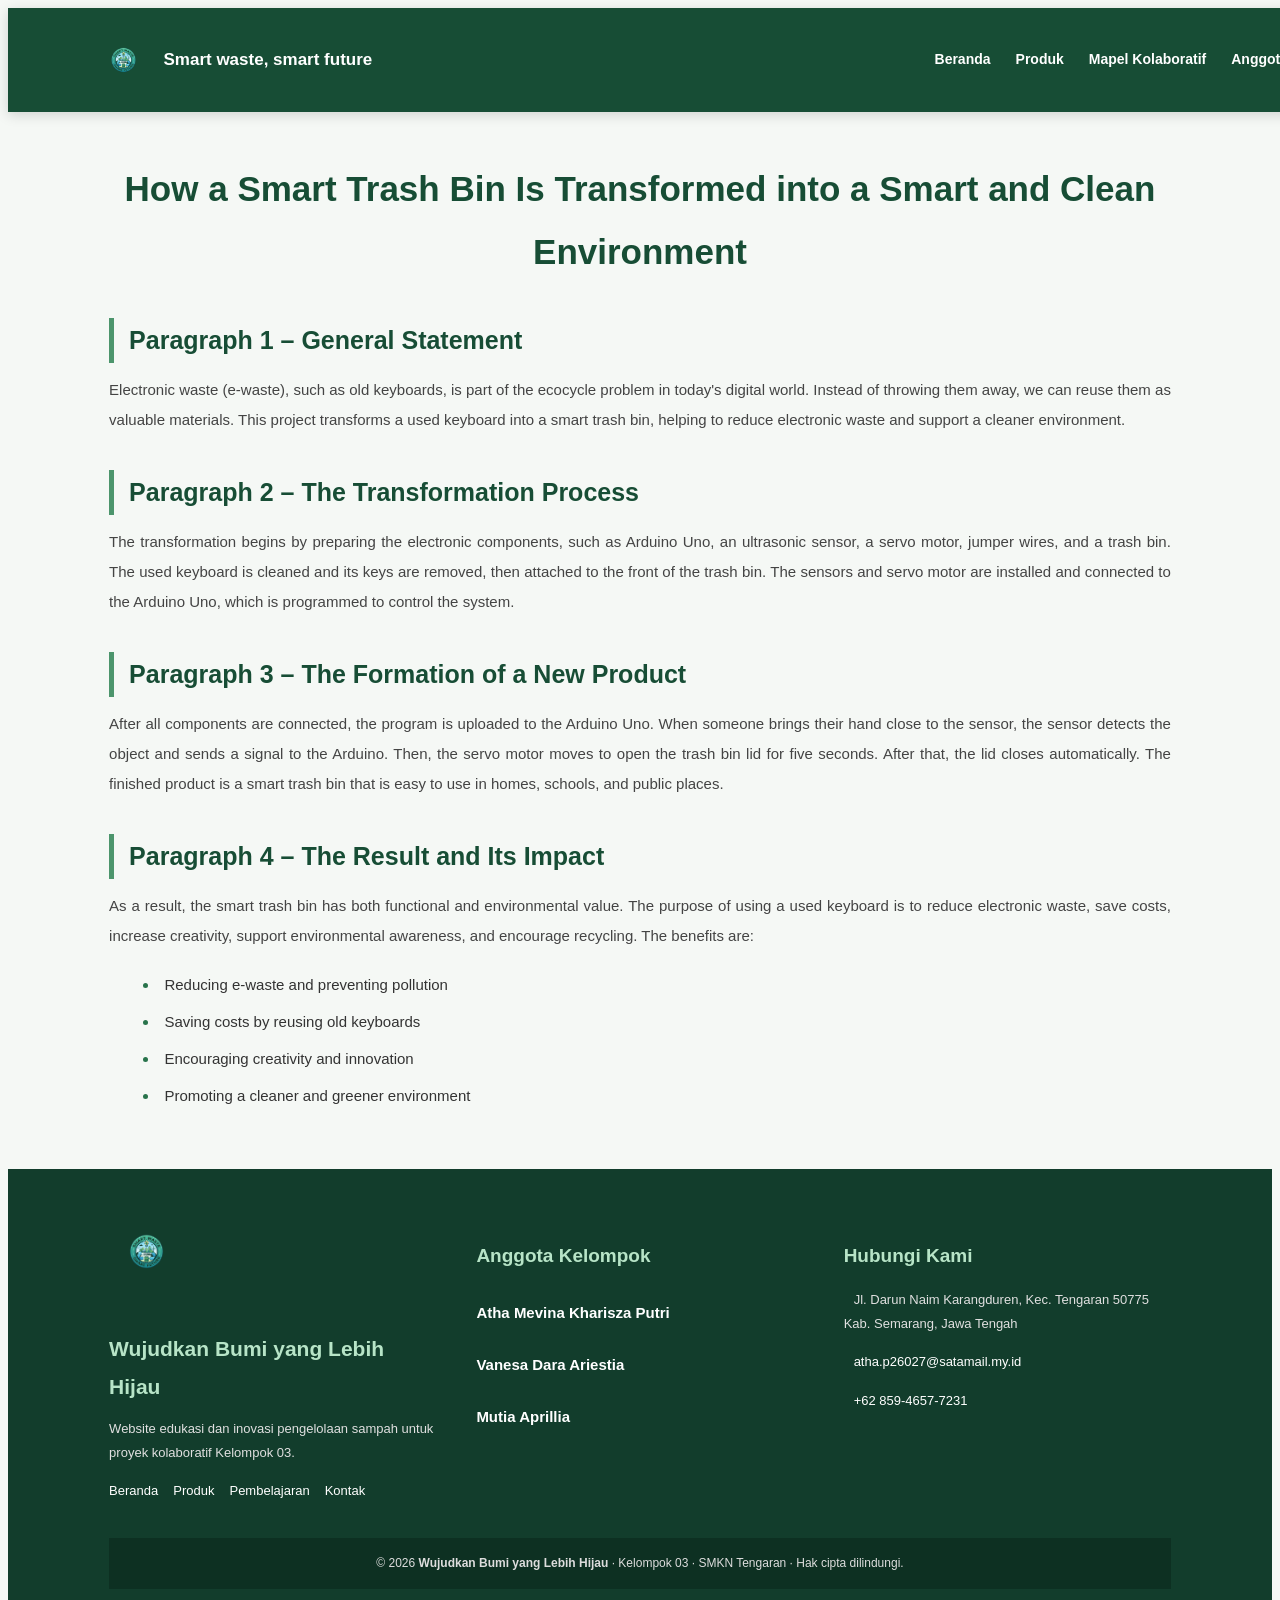
<file: atinggris.html>
<!DOCTYPE html>
<html lang="en">
<head>
    <meta charset="UTF-8">
    <meta name="viewport" content="width=device-width, initial-scale=1.0">
    <link rel="stylesheet" href="atinggris.css">
    <title>How a Smart Trash Bin Works</title>
</head>
<body>
<nav class="nav">
      <a class="logo" href="#home" aria-label="Sampahku Hartaku, ke beranda">
        <img src="logo.jpeg-removebg-preview.png" alt="Logo" class="logo-img" />
        <span>Smart waste, smart future</span>
      </a>

    
<div class="nav-links">
    <a href="index.html">Beranda</a>
    <a href="index.html#produk">Produk</a>
    <a href="index.html#mapel">Mapel Kolaboratif</a>
    <a href="index.html#member-wo">Anggota</a>
    <a href="index.html#contact">Kontak</a>
</div>

<button class="hamburger" id="hamburger"
    type="button"
    aria-label="Buka menu navigasi"
    aria-expanded="false"
    aria-controls="navDropdown">
    <span></span>
    <span></span>
    <span></span>
</button>

<div class="nav-dropdown" id="navDropdown">
    <a href="index.html">Beranda</a>
    <a href="index.html#produk">Produk</a>
    <a href="index.html#mapel">Mapel Kolaboratif</a>
    <a href="index.html#member-wo">Anggota</a>
    <a href="index.html#contact">Kontak</a>
</div>
</nav>
    
<div class="poster">

    <header class="header">
        <h1>How a Smart Trash Bin Is Transformed into a Smart and Clean Environment</h1>
    </header>

    <section class="section">
        <h2>Paragraph 1 – General Statement</h2>
        <p>
            Electronic waste (e-waste), such as old keyboards, is part of the ecocycle problem in today's digital world. Instead of throwing them away, we can reuse them as valuable materials. This project transforms a used keyboard into a smart trash bin, helping to reduce electronic waste and support a cleaner environment.
        </p>
    </section>

    <section class="section">
        <h2>Paragraph 2 – The Transformation Process</h2>
        <p>
            The transformation begins by preparing the electronic components, such as Arduino Uno, an ultrasonic sensor, a servo motor, jumper wires, and a trash bin. The used keyboard is cleaned and its keys are removed, then attached to the front of the trash bin. The sensors and servo motor are installed and connected to the Arduino Uno, which is programmed to control the system.
        </p>
    </section>

    <section class="section">
        <h2>Paragraph 3 – The Formation of a New Product</h2>
        <p>
            After all components are connected, the program is uploaded to the Arduino Uno. When someone brings their hand close to the sensor, the sensor detects the object and sends a signal to the Arduino. Then, the servo motor moves to open the trash bin lid for five seconds. After that, the lid closes automatically. The finished product is a smart trash bin that is easy to use in homes, schools, and public places.
        </p>
    </section>

    <section class="section">
        <h2>Paragraph 4 – The Result and Its Impact</h2>
        <p>
            As a result, the smart trash bin has both functional and environmental value. The purpose of using a used keyboard is to reduce electronic waste, save costs, increase creativity, support environmental awareness, and encourage recycling. The benefits are:
        </p>

        <ul>
            <li>Reducing e-waste and preventing pollution</li>
            <li>Saving costs by reusing old keyboards</li>
            <li>Encouraging creativity and innovation</li>
            <li>Promoting a cleaner and greener environment</li>
        </ul>
      </section>

    <footer class="footer">
      <div class="footer-container">
        <div class="footer-brand">
          <img src="logo.jpeg-removebg-preview.png" alt="Logo" class="footer-logo">
          <h3>Wujudkan Bumi yang Lebih Hijau</h3>
          <p>
            Website edukasi dan inovasi pengelolaan sampah untuk proyek
            kolaboratif Kelompok 03.
          </p>
          <nav class="footer-nav" aria-label="Navigasi footer">
            <a href="#home">Beranda</a><a href="#produk">Produk</a
            ><a href="#mapel">Pembelajaran</a><a href="#contact">Kontak</a>
          </nav>
        </div>

        <div class="footer-team">
          <h4>Anggota Kelompok</h4>
          <div class="member-footer">
            <h5>Atha Mevina Kharisza Putri</h5>
          </div>

          <div class="member-footer">
            <h5>Vanesa Dara Ariestia</h5>
          </div>

          <div class="member-footer">
            <h5>Mutia Aprillia</h5>
          </div>
        </div>

        <div class="footer-contact">
          <h4>Hubungi Kami</h4>
          <p>
            <i class="fas fa-map-marker-alt"></i>Jl. Darun Naim Karangduren,
            Kec. Tengaran 50775 Kab. Semarang, Jawa Tengah
          </p>
          <p>
            <i class="fas fa-envelope"></i
            ><a href="mailto:atha.p26027@satamail.my.id"
              >atha.p26027@satamail.my.id</a
            >
          </p>
          <p>
            <i class="fas fa-phone"></i
            ><a href="tel:+62 85946577231">+62 859-4657-7231</a>
          </p>
        </div>
      </div>

      <div class="footer-bottom">
        <p>
          © 2026 <strong>Wujudkan Bumi yang Lebih Hijau</strong> · Kelompok 03 · SMKN Tengaran
          · Hak cipta dilindungi.
        </p>
      </div>
    </footer>

    <div
      class="lightbox"
      id="imageLightbox"
      role="dialog"
      aria-modal="true"
      aria-label="Pratinjau gambar"
      hidden
    >
      <div class="lightbox-dialog">
        <button
          class="lightbox-close"
          type="button"
          aria-label="Tutup pratinjau"
        >
          &times;
        </button>
        <img class="lightbox-image" alt="" />
      </div>
    </div>


</body>
</html>
</file>
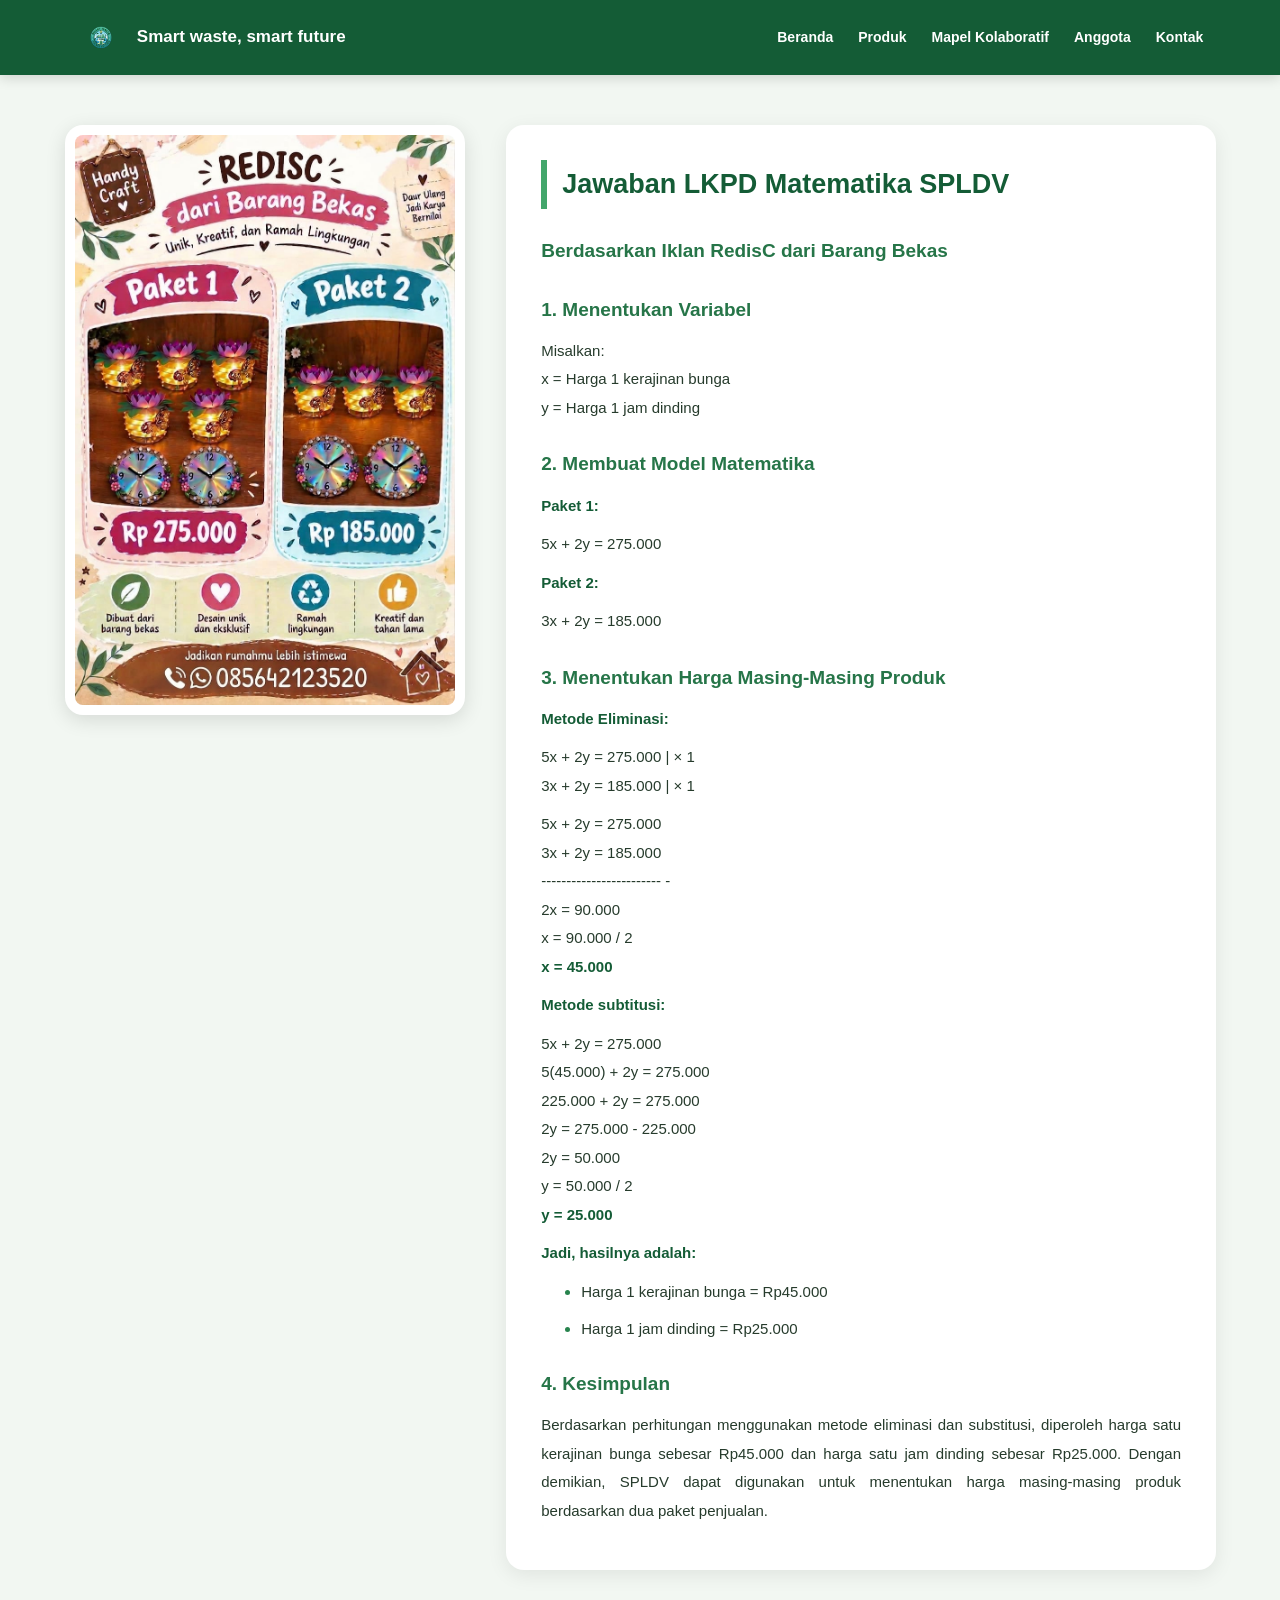
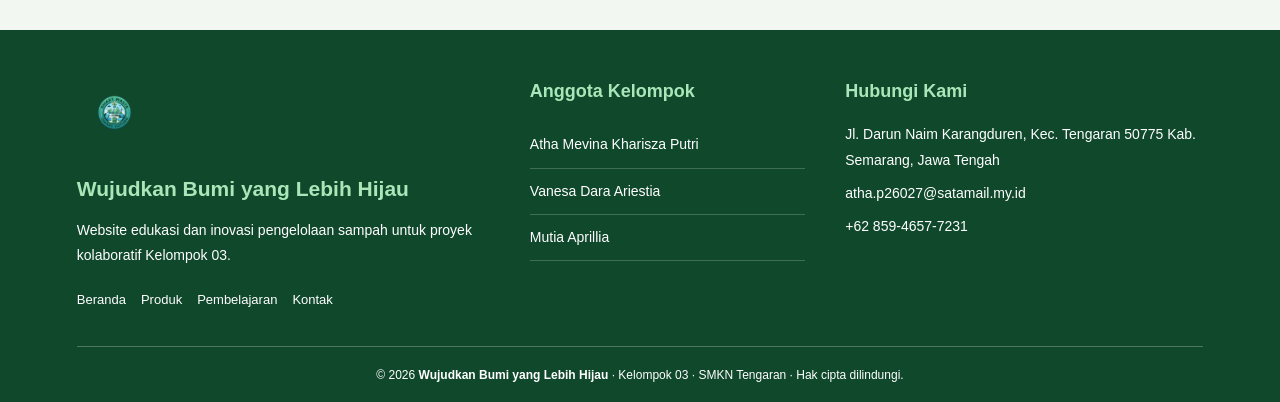
<file: dara.html>
<!DOCTYPE html>
<html lang="id">
<head>
    <meta charset="UTF-8">
    <meta name="viewport" content="width=device-width, initial-scale=1.0">
    <link rel="stylesheet" href="atha.css">
    <title>Jawaban LKPD Matematika SPLDV</title>
</head>
<body>

<nav class="nav">
      <a class="logo" href="#home" aria-label="Sampahku Hartaku, ke beranda">
        <img src="logo.jpeg-removebg-preview.png" alt="Logo" class="logo-img" />
        <span>Smart waste, smart future</span>
      </a>

    
<div class="nav-links">
    <a href="index.html">Beranda</a>
    <a href="index.html#produk">Produk</a>
    <a href="index.html#mapel">Mapel Kolaboratif</a>
    <a href="index.html#member-wo">Anggota</a>
    <a href="index.html#contact">Kontak</a>
</div>

<button class="hamburger" id="hamburger"
    type="button"
    aria-label="Buka menu navigasi"
    aria-expanded="false"
    aria-controls="navDropdown">
    <span></span>
    <span></span>
    <span></span>
</button>

<div class="nav-dropdown" id="navDropdown">
    <a href="index.html">Beranda</a>
    <a href="index.html#produk">Produk</a>
    <a href="index.html#mapel">Mapel Kolaboratif</a>
    <a href="index.html#member-wo">Anggota</a>
    <a href="index.html#contact">Kontak</a>
</div>
</nav>

<div class="container">

    <!-- GAMBAR SOAL DI SEBELAH KIRI -->
    <div class="gambar">
        <img src="mtk dara.jpeg"
             alt="Iklan RedisC dari Barang Bekas"
             width="400"
             height="500">
    </div>

    <!-- JAWABAN DI SEBELAH KANAN -->
    <div class="jawaban">

        <h2>Jawaban LKPD Matematika SPLDV</h2>
        <h3>Berdasarkan Iklan RedisC dari Barang Bekas</h3>

        <h3>1. Menentukan Variabel</h3>

        <p>
            Misalkan:
            <br>x = Harga 1 kerajinan bunga
            <br>y = Harga 1 jam dinding
        </p>

        <h3>2. Membuat Model Matematika</h3>

        <p><b>Paket 1:</b></p>
        <p>5x + 2y = 275.000</p>

        <p><b>Paket 2:</b></p>
        <p>3x + 2y = 185.000</p>

        <h3>3. Menentukan Harga Masing-Masing Produk</h3>

        <p><b>Metode Eliminasi:</b></p>

        <p>
            5x + 2y = 275.000 | × 1
            <br>3x + 2y = 185.000 | × 1
        </p>

        <p>
            5x + 2y = 275.000
            <br>3x + 2y = 185.000
            <br>------------------------ -
            <br>2x = 90.000
            <br>x = 90.000 / 2
            <br><b>x = 45.000</b>
        </p>

        <p><b>Metode subtitusi:</b></p>

        <p>
            5x + 2y = 275.000
            <br>5(45.000) + 2y = 275.000
            <br>225.000 + 2y = 275.000
            <br>2y = 275.000 - 225.000
            <br>2y = 50.000
            <br>y = 50.000 / 2
            <br><b>y = 25.000</b>
        </p>

        <p><b>Jadi, hasilnya adalah:</b></p>

        <ul>
            <li>Harga 1 kerajinan bunga = Rp45.000</li>
            <li>Harga 1 jam dinding = Rp25.000</li>
        </ul>

        <h3>4. Kesimpulan</h3>

        <p>
            Berdasarkan perhitungan menggunakan metode eliminasi
            dan substitusi, diperoleh harga satu kerajinan bunga
            sebesar Rp45.000 dan harga satu jam dinding sebesar
            Rp25.000. Dengan demikian, SPLDV dapat digunakan
            untuk menentukan harga masing-masing produk
            berdasarkan dua paket penjualan.
        </p>

    </div>
</div>
<footer class="footer">
      <div class="footer-container">
        <div class="footer-brand">
          <img src="logo.jpeg-removebg-preview.png" alt="Logo" class="footer-logo">
          <h3>Wujudkan Bumi yang Lebih Hijau</h3>
          <p>
            Website edukasi dan inovasi pengelolaan sampah untuk proyek
            kolaboratif Kelompok 03.
          </p>
          <nav class="footer-nav" aria-label="Navigasi footer">
            <a href="#home">Beranda</a><a href="#produk">Produk</a
            ><a href="#mapel">Pembelajaran</a><a href="#contact">Kontak</a>
          </nav>
        </div>

        <div class="footer-team">
          <h4>Anggota Kelompok</h4>
          <div class="member-footer">
            <h5>Atha Mevina Kharisza Putri</h5>
          </div>

          <div class="member-footer">
            <h5>Vanesa Dara Ariestia</h5>
          </div>

          <div class="member-footer">
            <h5>Mutia Aprillia</h5>
          </div>
        </div>

        <div class="footer-contact">
          <h4>Hubungi Kami</h4>
          <p>
            <i class="fas fa-map-marker-alt"></i>Jl. Darun Naim Karangduren,
            Kec. Tengaran 50775 Kab. Semarang, Jawa Tengah
          </p>
          <p>
            <i class="fas fa-envelope"></i
            ><a href="mailto:atha.p26027@satamail.my.id"
              >atha.p26027@satamail.my.id</a
            >
          </p>
          <p>
            <i class="fas fa-phone"></i
            ><a href="tel:+62 85946577231">+62 859-4657-7231</a>
          </p>
        </div>
      </div>

      <div class="footer-bottom">
        <p>
          © 2026 <strong>Wujudkan Bumi yang Lebih Hijau</strong> · Kelompok 03 · SMKN Tengaran
          · Hak cipta dilindungi.
        </p>
      </div>
    </footer>

    <div
      class="lightbox"
      id="imageLightbox"
      role="dialog"
      aria-modal="true"
      aria-label="Pratinjau gambar"
      hidden
    >
      <div class="lightbox-dialog">
        <button
          class="lightbox-close"
          type="button"
          aria-label="Tutup pratinjau"
        >
          &times;
        </button>
        <img class="lightbox-image" alt="" />
      </div>
    </div>

</body>
</html>
</file>
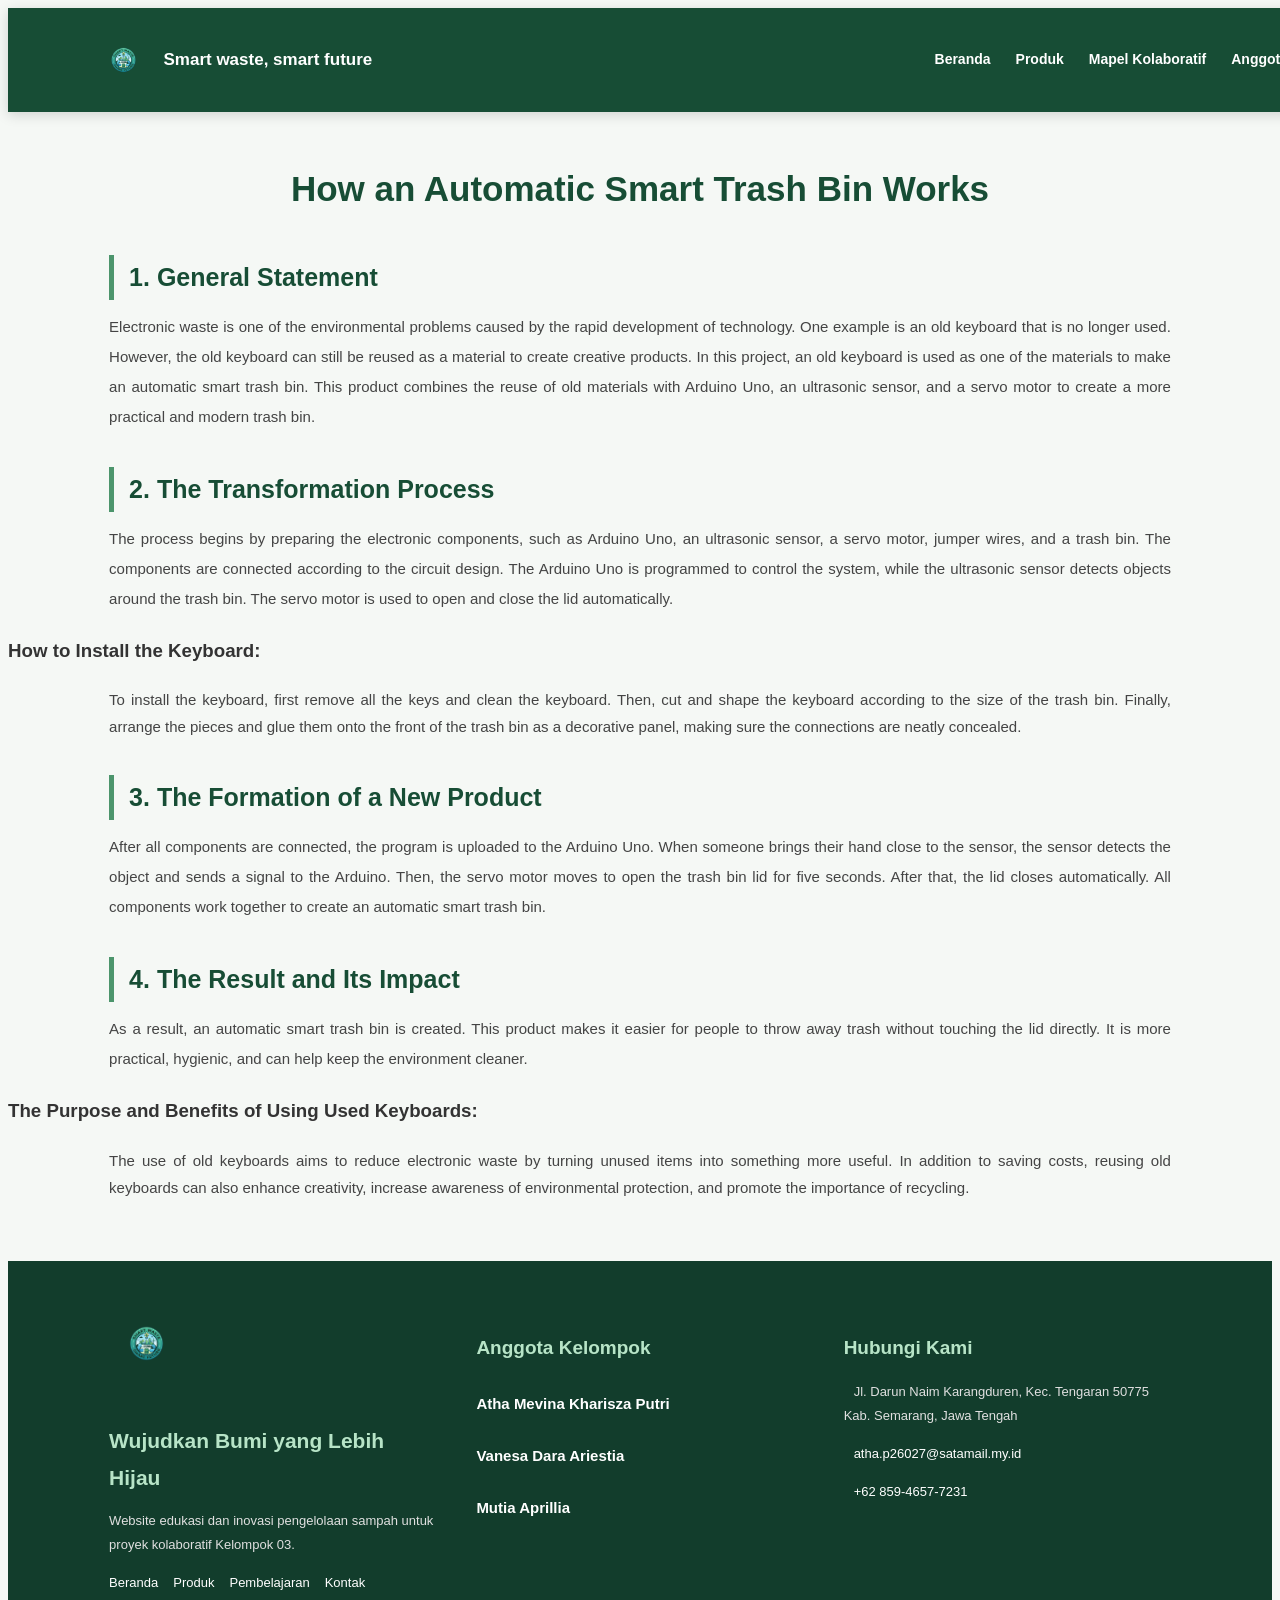
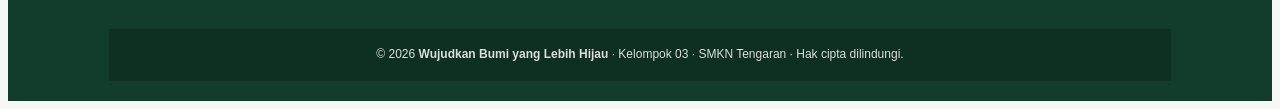
<file: daringgris.html>
<!DOCTYPE html>
<html lang="en">
<head>
    <meta charset="UTF-8">
    <meta name="viewport" content="width=device-width, initial-scale=1.0">
    <link rel="stylesheet" href="daringgris.css">
    <title>How an Automatic Smart Trash Bin Works</title>
</head>
<body>
      <nav class="nav">
      <a class="logo" href="#home" aria-label="Sampahku Hartaku, ke beranda">
        <img src="logo.jpeg-removebg-preview.png" alt="Logo" class="logo-img" />
        <span>Smart waste, smart future</span>
      </a>

    
<div class="nav-links">
    <a href="index.html">Beranda</a>
    <a href="index.html#produk">Produk</a>
    <a href="index.html#mapel">Mapel Kolaboratif</a>
    <a href="index.html#member-wo">Anggota</a>
    <a href="index.html#contact">Kontak</a>
</div>

<button class="hamburger" id="hamburger"
    type="button"
    aria-label="Buka menu navigasi"
    aria-expanded="false"
    aria-controls="navDropdown">
    <span></span>
    <span></span>
    <span></span>
</button>

<div class="nav-dropdown" id="navDropdown">
    <a href="index.html">Beranda</a>
    <a href="index.html#produk">Produk</a>
    <a href="index.html#mapel">Mapel Kolaboratif</a>
    <a href="index.html#member-wo">Anggota</a>
    <a href="index.html#contact">Kontak</a>
</div>
</nav>

<div class="poster">

    <header class="header">
        <h1>How an Automatic Smart Trash Bin Works</h1>
    </header>

    <section class="section">
        <h2>1. General Statement</h2>
        <p>
            Electronic waste is one of the environmental problems caused by the rapid development of technology. One example is an old keyboard that is no longer used. However, the old keyboard can still be reused as a material to create creative products. In this project, an old keyboard is used as one of the materials to make an automatic smart trash bin. This product combines the reuse of old materials with Arduino Uno, an ultrasonic sensor, and a servo motor to create a more practical and modern trash bin.
        </p>
    </section>

    <section class="section">
        <h2>2. The Transformation Process</h2>
        <p>
            The process begins by preparing the electronic components, such as Arduino Uno, an ultrasonic sensor, a servo motor, jumper wires, and a trash bin. The components are connected according to the circuit design. The Arduino Uno is programmed to control the system, while the ultrasonic sensor detects objects around the trash bin. The servo motor is used to open and close the lid automatically.
        </p>

        <h3>How to Install the Keyboard:</h3>
        <p>
            To install the keyboard, first remove all the keys and clean the keyboard. Then, cut and shape the keyboard according to the size of the trash bin. Finally, arrange the pieces and glue them onto the front of the trash bin as a decorative panel, making sure the connections are neatly concealed.
        </p>
    </section>

    <section class="section">
        <h2>3. The Formation of a New Product</h2>
        <p>
            After all components are connected, the program is uploaded to the Arduino Uno. When someone brings their hand close to the sensor, the sensor detects the object and sends a signal to the Arduino. Then, the servo motor moves to open the trash bin lid for five seconds. After that, the lid closes automatically. All components work together to create an automatic smart trash bin.
        </p>
    </section>

    <section class="section">
        <h2>4. The Result and Its Impact</h2>
        <p>
            As a result, an automatic smart trash bin is created. This product makes it easier for people to throw away trash without touching the lid directly. It is more practical, hygienic, and can help keep the environment cleaner.
        </p>

        <h3>The Purpose and Benefits of Using Used Keyboards:</h3>
        <p>
            The use of old keyboards aims to reduce electronic waste by turning unused items into something more useful. In addition to saving costs, reusing old keyboards can also enhance creativity, increase awareness of environmental protection, and promote the importance of recycling.
        </p>
    </section>
        </div>
    </div>

</div>
<footer class="footer">
      <div class="footer-container">
        <div class="footer-brand">
          <img src="logo.jpeg-removebg-preview.png" alt="Logo" class="footer-logo">
          <h3>Wujudkan Bumi yang Lebih Hijau</h3>
          <p>
            Website edukasi dan inovasi pengelolaan sampah untuk proyek
            kolaboratif Kelompok 03.
          </p>
          <nav class="footer-nav" aria-label="Navigasi footer">
            <a href="#home">Beranda</a><a href="#produk">Produk</a
            ><a href="#mapel">Pembelajaran</a><a href="#contact">Kontak</a>
          </nav>
        </div>

        <div class="footer-team">
          <h4>Anggota Kelompok</h4>
          <div class="member-footer">
            <h5>Atha Mevina Kharisza Putri</h5>
          </div>

          <div class="member-footer">
            <h5>Vanesa Dara Ariestia</h5>
          </div>

          <div class="member-footer">
            <h5>Mutia Aprillia</h5>
          </div>
        </div>

        <div class="footer-contact">
          <h4>Hubungi Kami</h4>
          <p>
            <i class="fas fa-map-marker-alt"></i>Jl. Darun Naim Karangduren,
            Kec. Tengaran 50775 Kab. Semarang, Jawa Tengah
          </p>
          <p>
            <i class="fas fa-envelope"></i
            ><a href="mailto:atha.p26027@satamail.my.id"
              >atha.p26027@satamail.my.id</a
            >
          </p>
          <p>
            <i class="fas fa-phone"></i
            ><a href="tel:+62 85946577231">+62 859-4657-7231</a>
          </p>
        </div>
      </div>

      <div class="footer-bottom">
        <p>
          © 2026 <strong>Wujudkan Bumi yang Lebih Hijau</strong> · Kelompok 03 · SMKN Tengaran
          · Hak cipta dilindungi.
        </p>
      </div>
    </footer>

    <div
      class="lightbox"
      id="imageLightbox"
      role="dialog"
      aria-modal="true"
      aria-label="Pratinjau gambar"
      hidden
    >
      <div class="lightbox-dialog">
        <button
          class="lightbox-close"
          type="button"
          aria-label="Tutup pratinjau"
        >
          &times;
        </button>
        <img class="lightbox-image" alt="" />
      </div>
    </div>


</body>
</html>
</file>
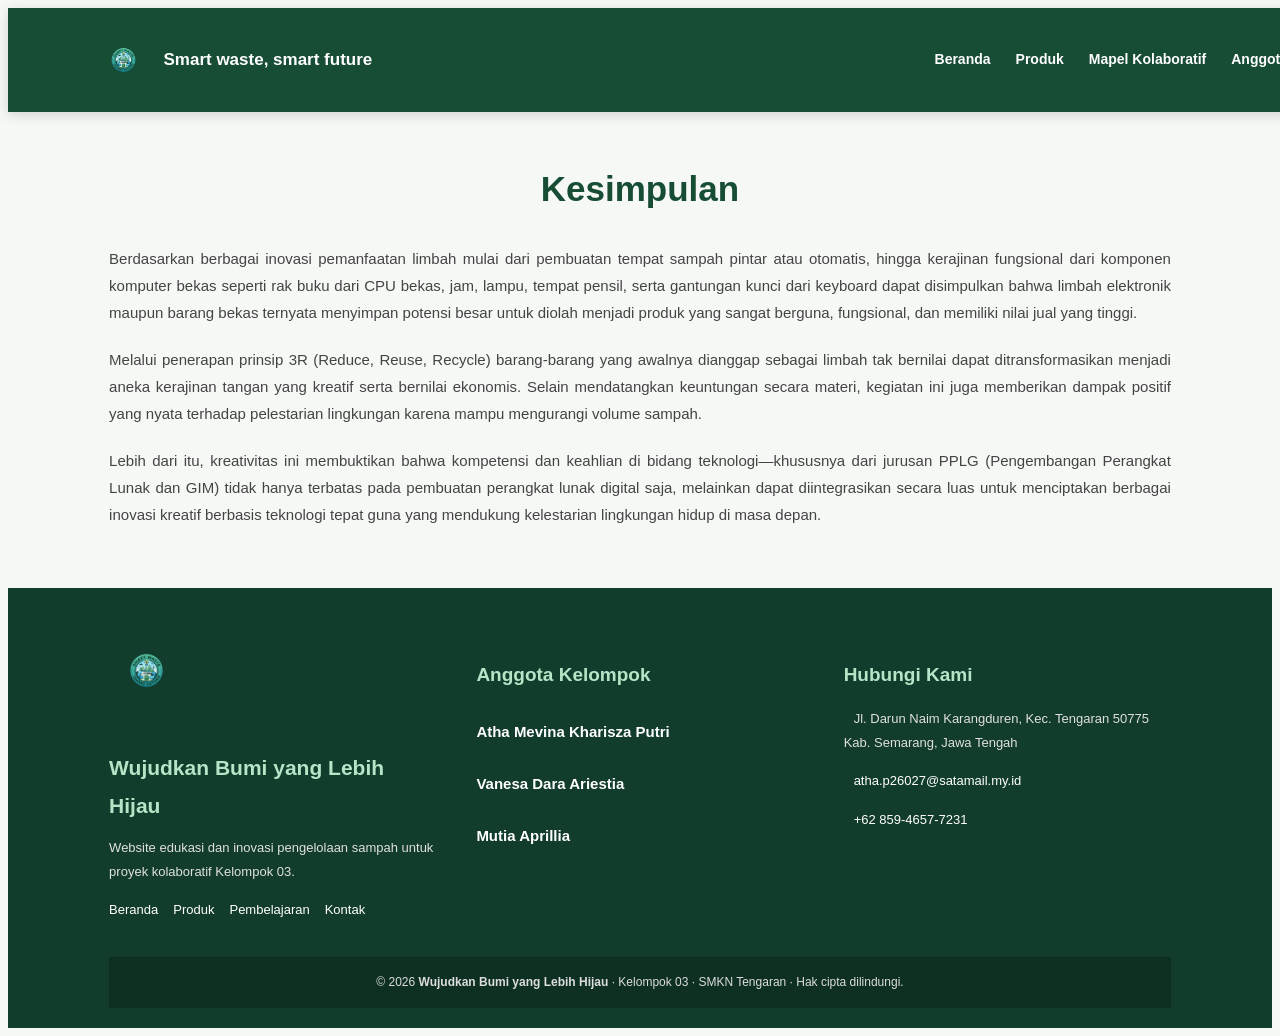
<file: kesimpulan.html>
<!DOCTYPE html>
<html lang="en">
<head>
    <meta charset="UTF-8">
    <meta name="viewport" content="width=device-width, initial-scale=1.0">
    <link rel="stylesheet" href="kesimpulan.css">
    <title>Document</title>
</head>
<body>
      <nav class="nav">
      <a class="logo" href="#home" aria-label="Sampahku Hartaku, ke beranda">
        <img src="logo.jpeg-removebg-preview.png" alt="Logo" class="logo-img" />
        <span>Smart waste, smart future</span>
      </a>

    
<div class="nav-links">
    <a href="index.html">Beranda</a>
    <a href="index.html#produk">Produk</a>
    <a href="index.html#mapel">Mapel Kolaboratif</a>
    <a href="index.html#member-wo">Anggota</a>
    <a href="index.html#contact">Kontak</a>
</div>

<button class="hamburger" id="hamburger"
    type="button"
    aria-label="Buka menu navigasi"
    aria-expanded="false"
    aria-controls="navDropdown">
    <span></span>
    <span></span>
    <span></span>
</button>

<div class="nav-dropdown" id="navDropdown">
    <a href="index.html">Beranda</a>
    <a href="index.html#produk">Produk</a>
    <a href="index.html#mapel">Mapel Kolaboratif</a>
    <a href="index.html#member-wo">Anggota</a>
    <a href="index.html#contact">Kontak</a>
</div>
</nav>
    <h1 style="text-align: center;">Kesimpulan</h1>
    <p>
        Berdasarkan berbagai inovasi pemanfaatan limbah mulai dari pembuatan tempat sampah pintar atau otomatis, hingga kerajinan fungsional dari komponen komputer bekas seperti rak buku dari CPU bekas, jam, lampu, tempat pensil, serta gantungan kunci dari keyboard dapat disimpulkan bahwa limbah elektronik maupun barang bekas ternyata menyimpan potensi besar untuk diolah menjadi produk yang sangat berguna, fungsional, dan memiliki nilai jual yang tinggi.
    </p>

    <p>
        Melalui penerapan prinsip 3R (Reduce, Reuse, Recycle) barang-barang yang awalnya dianggap sebagai limbah tak bernilai dapat ditransformasikan menjadi aneka kerajinan tangan yang kreatif serta bernilai ekonomis. Selain mendatangkan keuntungan secara materi, kegiatan ini juga memberikan dampak positif yang nyata terhadap pelestarian lingkungan karena mampu mengurangi volume sampah.
    </p>

    <p>
        Lebih dari itu, kreativitas ini membuktikan bahwa kompetensi dan keahlian di bidang teknologi—khususnya dari jurusan PPLG (Pengembangan Perangkat Lunak dan GIM) tidak hanya terbatas pada pembuatan perangkat lunak digital saja, melainkan dapat diintegrasikan secara luas untuk menciptakan berbagai inovasi kreatif berbasis teknologi tepat guna yang mendukung kelestarian lingkungan hidup di masa depan.
    </p>

    <footer class="footer">
      <div class="footer-container">
        <div class="footer-brand">
          <img src="logo.jpeg-removebg-preview.png" alt="Logo" class="footer-logo">
          <h3>Wujudkan Bumi yang Lebih Hijau</h3>
          <p>
            Website edukasi dan inovasi pengelolaan sampah untuk proyek
            kolaboratif Kelompok 03.
          </p>
          <nav class="footer-nav" aria-label="Navigasi footer">
            <a href="#home">Beranda</a><a href="#produk">Produk</a
            ><a href="#mapel">Pembelajaran</a><a href="#contact">Kontak</a>
          </nav>
        </div>

        <div class="footer-team">
          <h4>Anggota Kelompok</h4>
          <div class="member-footer">
            <h5>Atha Mevina Kharisza Putri</h5>
          </div>

          <div class="member-footer">
            <h5>Vanesa Dara Ariestia</h5>
          </div>

          <div class="member-footer">
            <h5>Mutia Aprillia</h5>
          </div>
        </div>

        <div class="footer-contact">
          <h4>Hubungi Kami</h4>
          <p>
            <i class="fas fa-map-marker-alt"></i>Jl. Darun Naim Karangduren,
            Kec. Tengaran 50775 Kab. Semarang, Jawa Tengah
          </p>
          <p>
            <i class="fas fa-envelope"></i
            ><a href="mailto:atha.p26027@satamail.my.id"
              >atha.p26027@satamail.my.id</a
            >
          </p>
          <p>
            <i class="fas fa-phone"></i
            ><a href="tel:+62 85946577231">+62 859-4657-7231</a>
          </p>
        </div>
      </div>

      <div class="footer-bottom">
        <p>
          © 2026 <strong>Wujudkan Bumi yang Lebih Hijau</strong> · Kelompok 03 · SMKN Tengaran
          · Hak cipta dilindungi.
        </p>
      </div>
    </footer>

    <div
      class="lightbox"
      id="imageLightbox"
      role="dialog"
      aria-modal="true"
      aria-label="Pratinjau gambar"
      hidden
    >
      <div class="lightbox-dialog">
        <button
          class="lightbox-close"
          type="button"
          aria-label="Tutup pratinjau"
        >
          &times;
        </button>
        <img class="lightbox-image" alt="" />
      </div>
    </div>

</body>
</html>
</file>
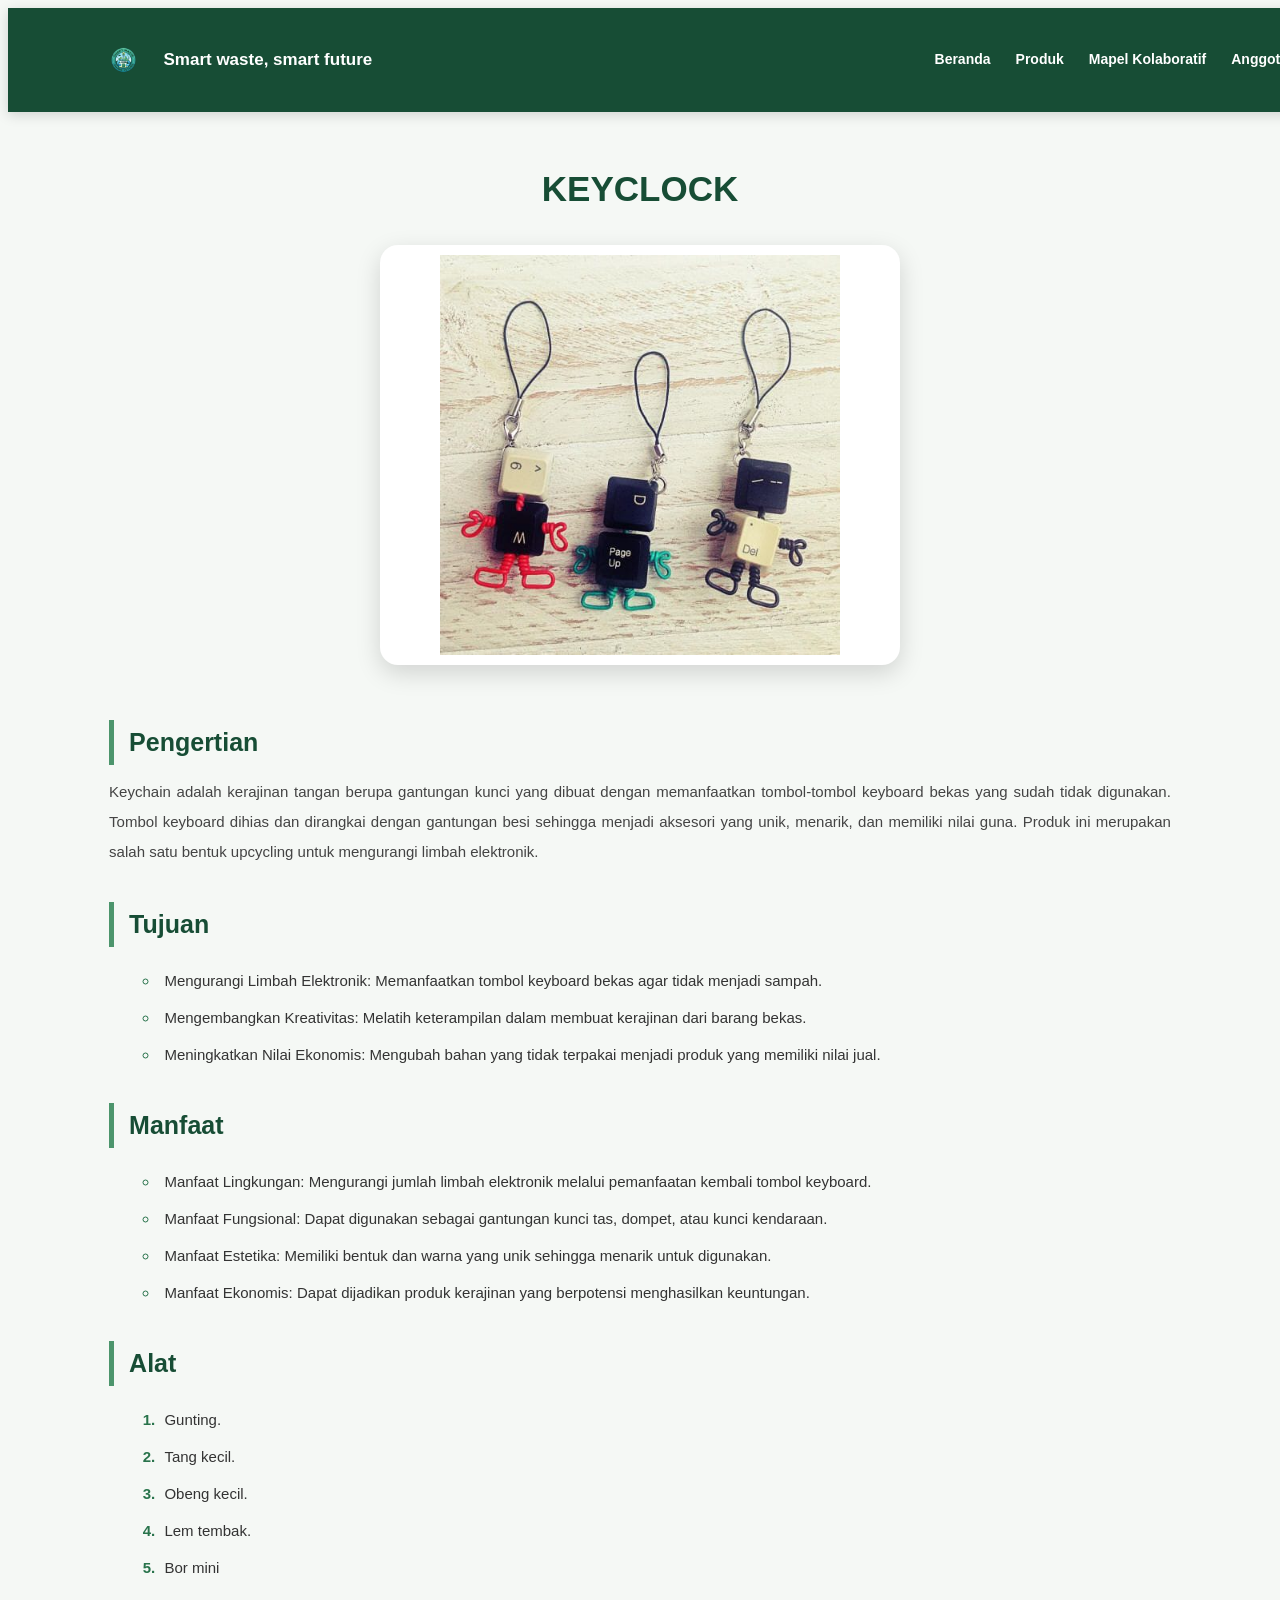
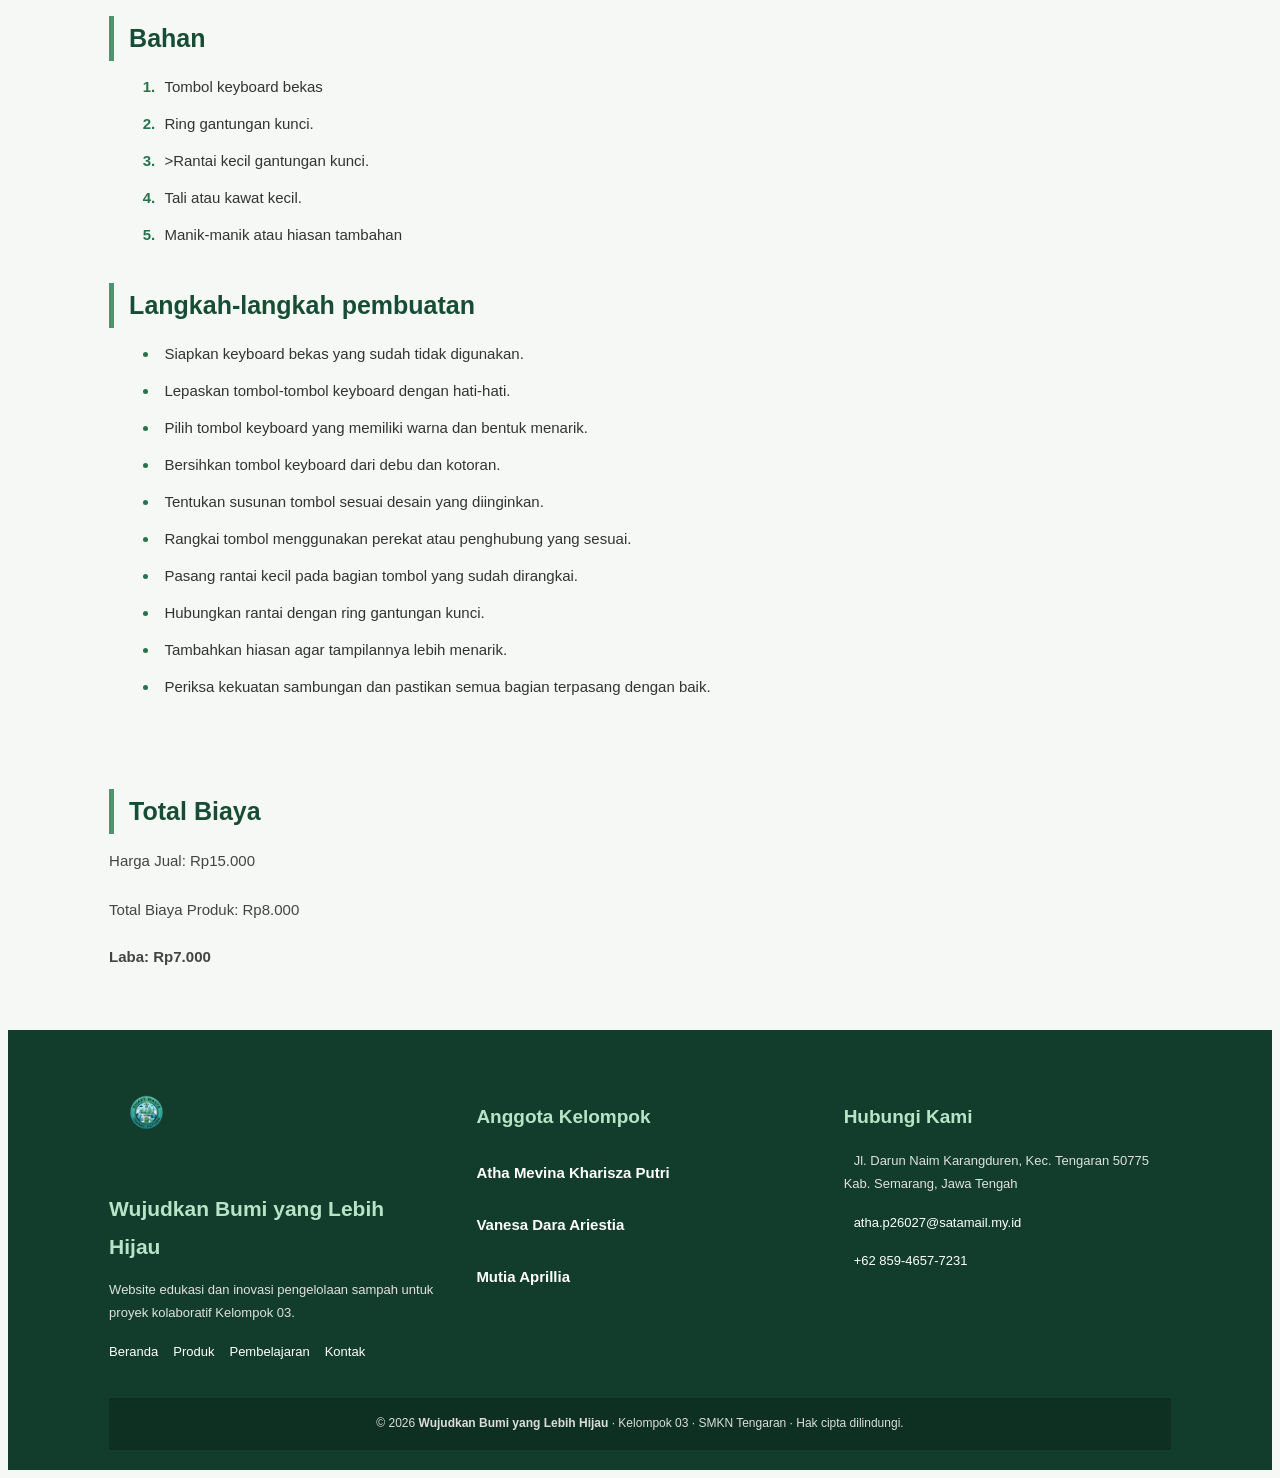
<file: keychain.html>
<!DOCTYPE html>
<html lang="en">
<head>
    <meta charset="UTF-8">
    <meta name="viewport" content="width=device-width, initial-scale=1.0">
    <link rel="stylesheet" href="keychain.css">
    <title>Document</title>
</head>
<body>
      <nav class="nav">
      <a class="logo" href="#home" aria-label="Sampahku Hartaku, ke beranda">
        <img src="logo.jpeg-removebg-preview.png" alt="Logo" class="logo-img" />
        <span>Smart waste, smart future</span>
      </a>

    
<div class="nav-links">
    <a href="index.html">Beranda</a>
    <a href="index.html#produk">Produk</a>
    <a href="index.html#mapel">Mapel Kolaboratif</a>
    <a href="index.html#member-wo">Anggota</a>
    <a href="index.html#contact">Kontak</a>
</div>

<button class="hamburger" id="hamburger"
    type="button"
    aria-label="Buka menu navigasi"
    aria-expanded="false"
    aria-controls="navDropdown">
    <span></span>
    <span></span>
    <span></span>
</button>

<div class="nav-dropdown" id="navDropdown">
    <a href="index.html">Beranda</a>
    <a href="index.html#produk">Produk</a>
    <a href="index.html#mapel">Mapel Kolaboratif</a>
    <a href="index.html#member-wo">Anggota</a>
    <a href="index.html#contact">Kontak</a>
</div>
</nav>

    <h1 style="text-align: center;">KEYCLOCK</h1>
    <div style="text-align: center;">
    <img src="keychain.jpeg" alt="gambar produk"
    width="500"
    height="400"></div>

    <h2>Pengertian</h2>
    <p>
        Keychain adalah kerajinan tangan berupa gantungan kunci yang dibuat dengan memanfaatkan tombol-tombol keyboard bekas yang sudah tidak digunakan. Tombol keyboard dihias dan dirangkai dengan gantungan besi sehingga menjadi aksesori yang unik, menarik, dan memiliki nilai guna. Produk ini merupakan salah satu bentuk upcycling untuk mengurangi limbah elektronik.
    </p>

    <h2>Tujuan</h2>
    <p>
        <ul type="circle">
            <li>Mengurangi Limbah Elektronik: Memanfaatkan tombol keyboard bekas agar tidak menjadi sampah.</li>
            <li>Mengembangkan Kreativitas: Melatih keterampilan dalam membuat kerajinan dari barang bekas.</li>
            <li>Meningkatkan Nilai Ekonomis: Mengubah bahan yang tidak terpakai menjadi produk yang memiliki nilai jual.</li>
        </ul>
    </p>

    <h2>Manfaat</h2>
    <p>
        <ul type="circle">
            <li>Manfaat Lingkungan: Mengurangi jumlah limbah elektronik melalui pemanfaatan kembali tombol keyboard.</li>
            <li>Manfaat Fungsional: Dapat digunakan sebagai gantungan kunci tas, dompet, atau kunci kendaraan.</li>
            <li>Manfaat Estetika: Memiliki bentuk dan warna yang unik sehingga menarik untuk digunakan.</li>
            <li>Manfaat Ekonomis: Dapat dijadikan produk kerajinan yang berpotensi menghasilkan keuntungan.</li>
        </ul>
    </p>

    <h2>Alat</h2>
    <p>
        <ol>
            <li>Gunting.</li>
            <li>Tang kecil.</li>
            <li>Obeng kecil.</li>
            <li>Lem tembak.</li>
            <li>Bor mini</li>
        </ol>
    </p>

    <h2>Bahan</h2>
    <ol>
        <li>Tombol keyboard bekas</li>
        <li>Ring gantungan kunci.</li>
        <li>>Rantai kecil gantungan kunci.</li>
        <li>Tali atau kawat kecil.</li>
        <li>Manik-manik atau hiasan tambahan</li>
    </ol>

    <h2>Langkah-langkah pembuatan</h2>
    <ul>
      <li>Siapkan keyboard bekas yang sudah tidak digunakan.</li>
      <li>Lepaskan tombol-tombol keyboard dengan hati-hati.</li>
      <li>Pilih tombol keyboard yang memiliki warna dan bentuk menarik.</li>
      <li>Bersihkan tombol keyboard dari debu dan kotoran.</li>
      <li>Tentukan susunan tombol sesuai desain yang diinginkan.</li>
      <li>Rangkai tombol menggunakan perekat atau penghubung yang sesuai.</li>
      <li>Pasang rantai kecil pada bagian tombol yang sudah dirangkai.</li>
      <li>Hubungkan rantai dengan ring gantungan kunci.</li>
      <li>Tambahkan hiasan agar tampilannya lebih menarik.</li>
      <li>Periksa kekuatan sambungan dan pastikan semua bagian terpasang dengan baik.</li>
    </ul><br>

    <section class="total-biaya">
      <h2>Total Biaya</h2>
      <p>Harga Jual: Rp15.000</p>
      <p>Total Biaya Produk: Rp8.000</p>
      <p><strong>Laba: Rp7.000</strong></p>
    </section>

    </p>

    <footer class="footer">
      <div class="footer-container">
        <div class="footer-brand">
          <img src="logo.jpeg-removebg-preview.png" alt="Logo" class="footer-logo">
          <h3>Wujudkan Bumi yang Lebih Hijau</h3>
          <p>
            Website edukasi dan inovasi pengelolaan sampah untuk proyek
            kolaboratif Kelompok 03.
          </p>
          <nav class="footer-nav" aria-label="Navigasi footer">
            <a href="#home">Beranda</a><a href="#produk">Produk</a
            ><a href="#mapel">Pembelajaran</a><a href="#contact">Kontak</a>
          </nav>
        </div>

        <div class="footer-team">
          <h4>Anggota Kelompok</h4>
          <div class="member-footer">
            <h5>Atha Mevina Kharisza Putri</h5>
          </div>

          <div class="member-footer">
            <h5>Vanesa Dara Ariestia</h5>
          </div>

          <div class="member-footer">
            <h5>Mutia Aprillia</h5>
          </div>
        </div>

        <div class="footer-contact">
          <h4>Hubungi Kami</h4>
          <p>
            <i class="fas fa-map-marker-alt"></i>Jl. Darun Naim Karangduren,
            Kec. Tengaran 50775 Kab. Semarang, Jawa Tengah
          </p>
          <p>
            <i class="fas fa-envelope"></i
            ><a href="mailto:atha.p26027@satamail.my.id"
              >atha.p26027@satamail.my.id</a
            >
          </p>
          <p>
            <i class="fas fa-phone"></i
            ><a href="tel:+62 85946577231">+62 859-4657-7231</a>
          </p>
        </div>
      </div>

      <div class="footer-bottom">
        <p>
          © 2026 <strong>Wujudkan Bumi yang Lebih Hijau</strong> · Kelompok 03 · SMKN Tengaran
          · Hak cipta dilindungi.
        </p>
      </div>
    </footer>

    <div
      class="lightbox"
      id="imageLightbox"
      role="dialog"
      aria-modal="true"
      aria-label="Pratinjau gambar"
      hidden
    >
      <div class="lightbox-dialog">
        <button
          class="lightbox-close"
          type="button"
          aria-label="Tutup pratinjau"
        >
          &times;
        </button>
        <img class="lightbox-image" alt="" />
      </div>
    </div>


</body>
</html>
</file>
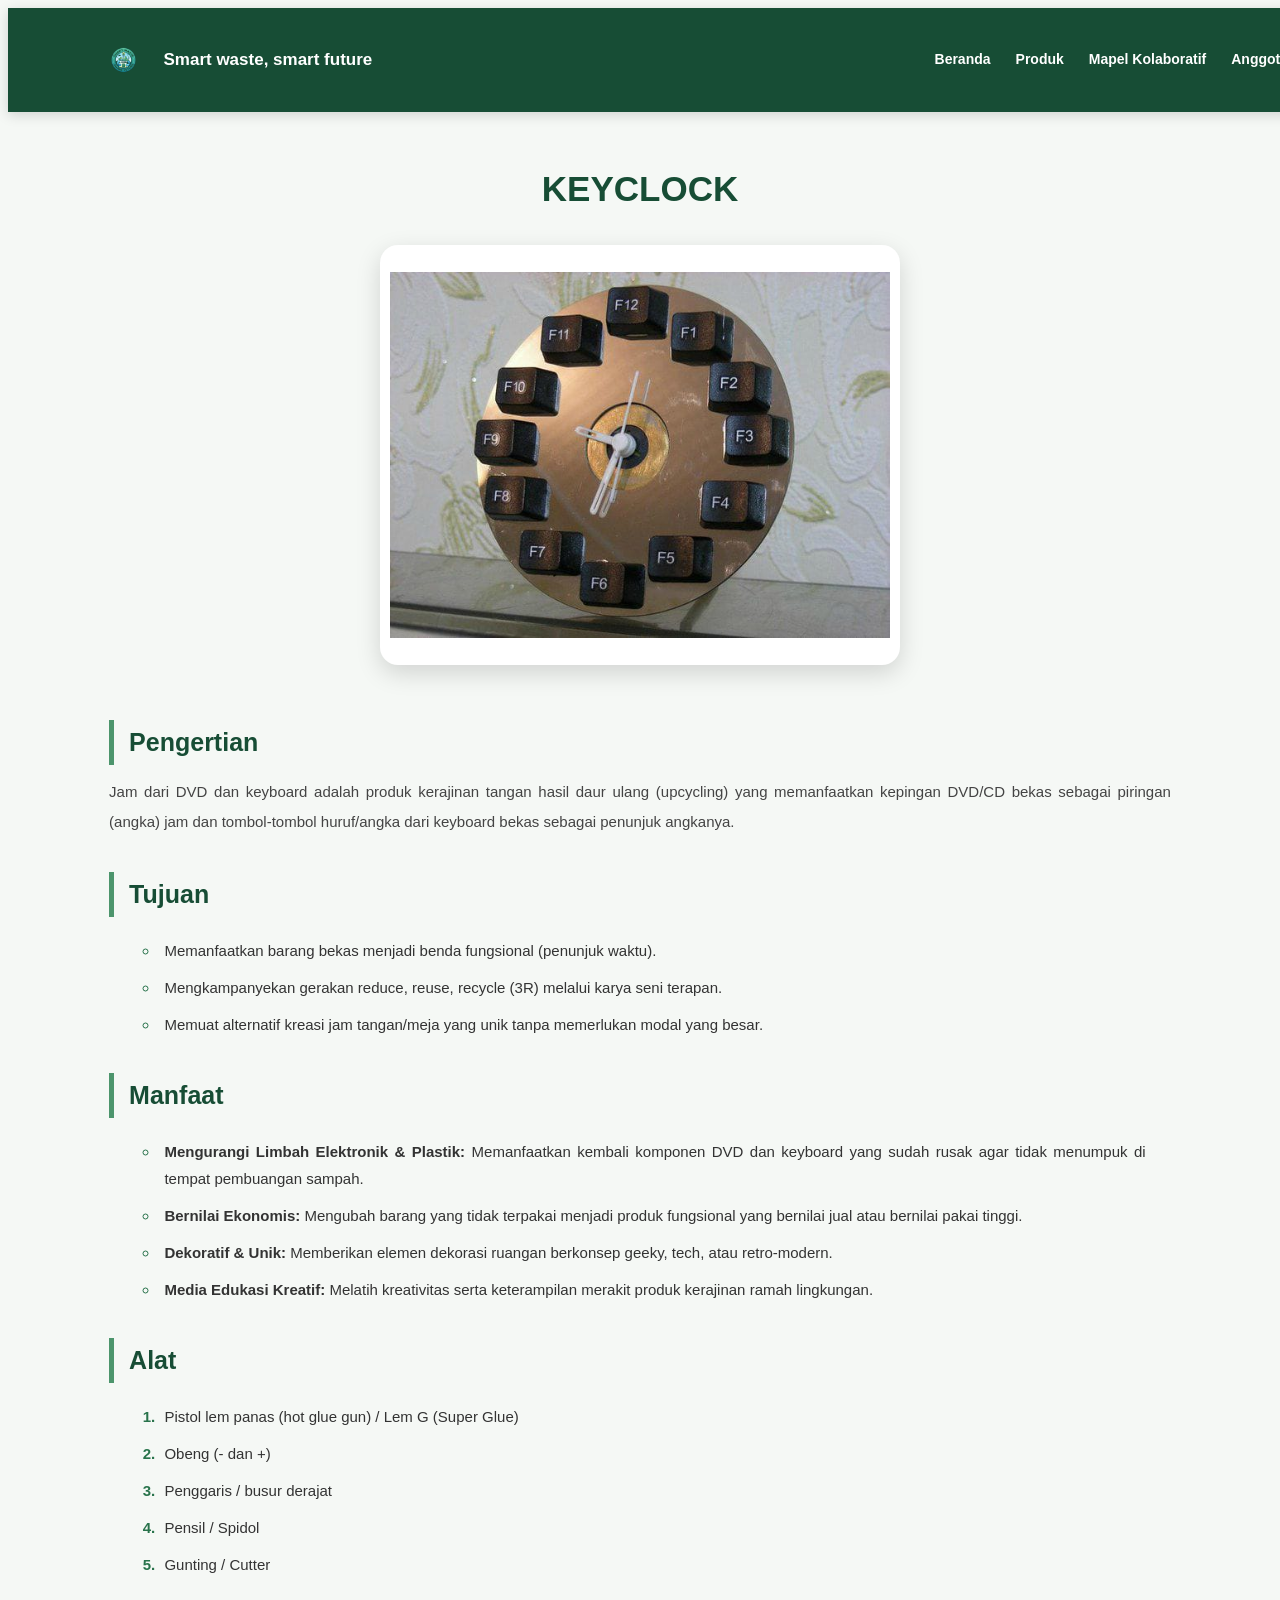
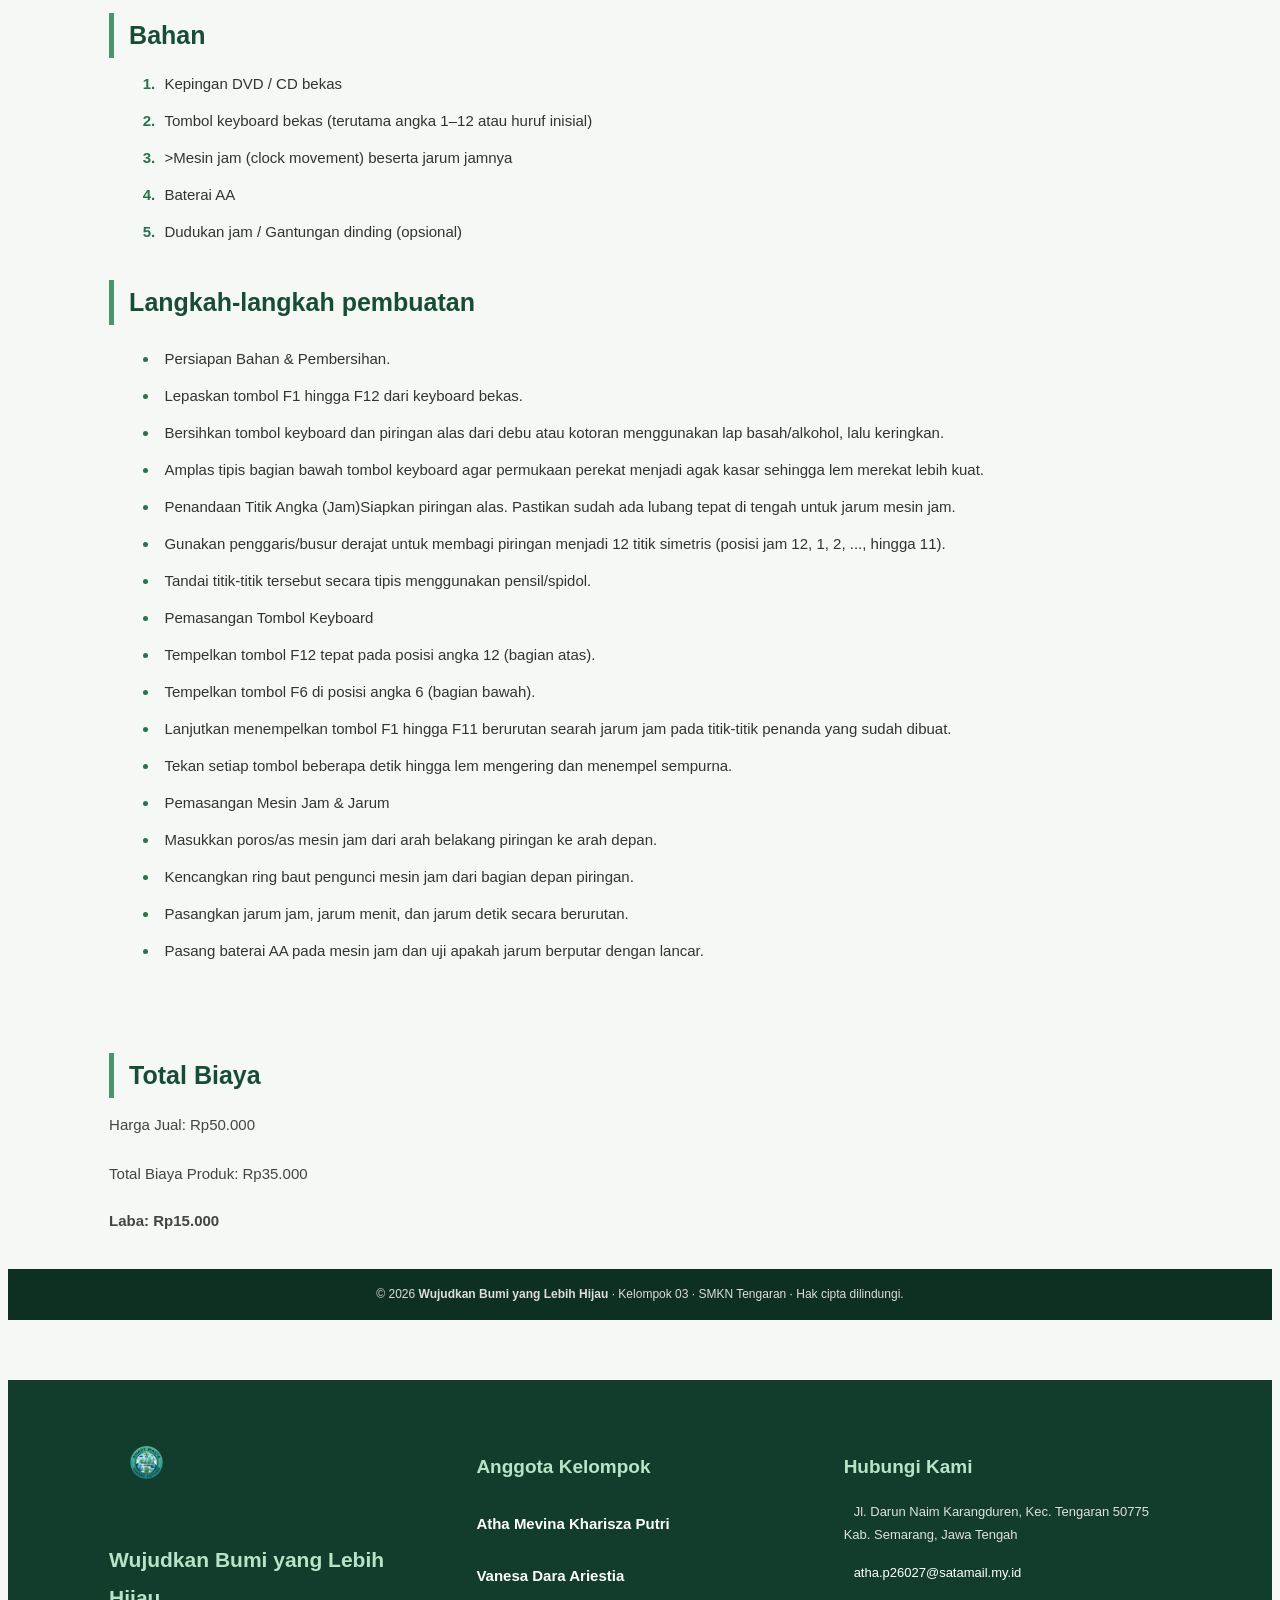
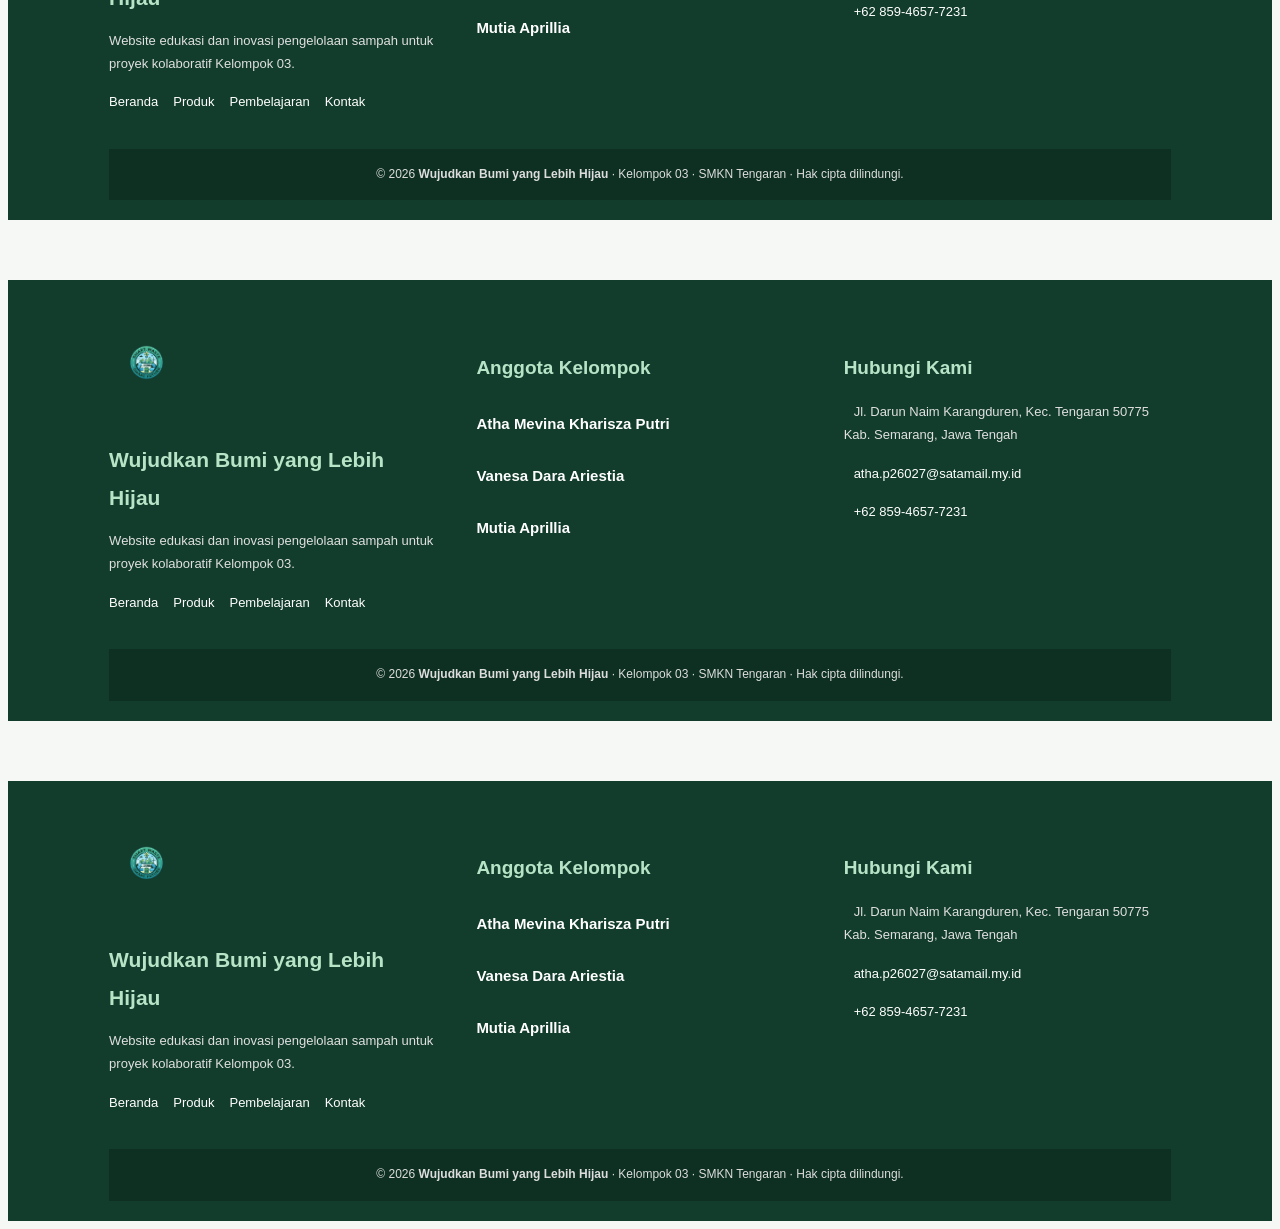
<file: keyclock.html>
<!DOCTYPE html>
<html lang="en">
<head>
    <meta charset="UTF-8">
    <meta name="viewport" content="width=device-width, initial-scale=1.0">
    <link rel="stylesheet" href="keyclock.css">
    <title>Document</title>
</head>
<body>
      <nav class="nav">
      <a class="logo" href="#home" aria-label="Sampahku Hartaku, ke beranda">
        <img src="logo.jpeg-removebg-preview.png" alt="Logo" class="logo-img" />
        <span>Smart waste, smart future</span>
      </a>

    
<div class="nav-links">
    <a href="index.html">Beranda</a>
    <a href="index.html#produk">Produk</a>
    <a href="index.html#mapel">Mapel Kolaboratif</a>
    <a href="index.html#member-wo">Anggota</a>
    <a href="index.html#contact">Kontak</a>
</div>

<button class="hamburger" id="hamburger"
    type="button"
    aria-label="Buka menu navigasi"
    aria-expanded="false"
    aria-controls="navDropdown">
    <span></span>
    <span></span>
    <span></span>
</button>

<div class="nav-dropdown" id="navDropdown">
    <a href="index.html">Beranda</a>
    <a href="index.html#produk">Produk</a>
    <a href="index.html#mapel">Mapel Kolaboratif</a>
    <a href="index.html#member-wo">Anggota</a>
    <a href="index.html#contact">Kontak</a>
</div>
</nav>
    <h1 style="text-align: center;">KEYCLOCK</h1>
    <div style="text-align: center;">
    <img src="keyclock.jpeg" alt="gambar produk"
    width="500"
    height="400"></div>

    <h2>Pengertian</h2>
    <p>
        Jam dari DVD dan keyboard adalah produk kerajinan tangan hasil daur ulang (upcycling) yang memanfaatkan kepingan DVD/CD bekas sebagai piringan (angka) jam dan tombol-tombol huruf/angka dari keyboard bekas sebagai penunjuk angkanya.
    </p>

    <h2>Tujuan</h2>
    <p>
        <ul type="circle">
            <li>Memanfaatkan barang bekas menjadi benda fungsional (penunjuk waktu).</li>

            <li>Mengkampanyekan gerakan reduce, reuse, recycle (3R) melalui karya seni terapan.</li>

            <li>Memuat alternatif kreasi jam tangan/meja yang unik tanpa memerlukan modal yang besar.</li>
        </ul>
    </p>

    <h2>Manfaat</h2>
    <p>
        <ul type="circle">
            <li><b>Mengurangi Limbah Elektronik & Plastik:</b> Memanfaatkan kembali komponen DVD dan keyboard yang sudah rusak agar tidak menumpuk di tempat pembuangan sampah.</li>

            <li><b>Bernilai Ekonomis:</b> Mengubah barang yang tidak terpakai menjadi produk fungsional yang bernilai jual atau bernilai pakai tinggi.</li>

            <li><b>Dekoratif & Unik:</b> Memberikan elemen dekorasi ruangan berkonsep geeky, tech, atau retro-modern.</li>

            <li><b>Media Edukasi Kreatif:</b> Melatih kreativitas serta keterampilan merakit produk kerajinan ramah lingkungan.</li>
        </ul>
    </p>

    <h2>Alat</h2>
    <p>
        <ol>
            <li>Pistol lem panas (hot glue gun) / Lem G (Super Glue)</li>
            <li>Obeng (- dan +)</li>
            <li>Penggaris / busur derajat</li>
            <li>Pensil / Spidol</li>
            <li>Gunting / Cutter</li>
        </ol>
    </p>

    <h2>Bahan</h2>
    <ol>
        <li>Kepingan DVD / CD bekas</li>
        <li>Tombol keyboard bekas (terutama angka 1–12 atau huruf inisial)</li>
        <li>>Mesin jam (clock movement) beserta jarum jamnya</li>
        <li>Baterai AA</li>
        <li>Dudukan jam / Gantungan dinding (opsional)</li>
    </ol>

    <h2>Langkah-langkah pembuatan</h2>
    <p>
      <ul>
      <li>Persiapan Bahan & Pembersihan.</li>
      <li>Lepaskan tombol F1 hingga F12 dari keyboard bekas.</li>
      <li>Bersihkan tombol keyboard dan piringan alas dari debu atau kotoran menggunakan lap basah/alkohol, lalu keringkan.</li>
      <li>Amplas tipis bagian bawah tombol keyboard agar permukaan perekat menjadi agak kasar sehingga lem merekat lebih kuat.</li>
      <li>Penandaan Titik Angka (Jam)Siapkan piringan alas. Pastikan sudah ada lubang tepat di tengah untuk jarum mesin jam.</li>
      <li>Gunakan penggaris/busur derajat untuk membagi piringan menjadi 12 titik simetris (posisi jam 12, 1, 2, ..., hingga 11).</li>
      <li>Tandai titik-titik tersebut secara tipis menggunakan pensil/spidol.</li>
      <li>Pemasangan Tombol Keyboard</li>
      <li>Tempelkan tombol F12 tepat pada posisi angka 12 (bagian atas).</li>
      <li>Tempelkan tombol F6 di posisi angka 6 (bagian bawah).</li>
      <li>Lanjutkan menempelkan tombol F1 hingga F11 berurutan searah jarum jam pada titik-titik penanda yang sudah dibuat.</li>
      <li>Tekan setiap tombol beberapa detik hingga lem mengering dan menempel sempurna.</li>
      <li>Pemasangan Mesin Jam & Jarum</li>
      <li>Masukkan poros/as mesin jam dari arah belakang piringan ke arah depan.</li>
      <li>Kencangkan ring baut pengunci mesin jam dari bagian depan piringan.</li>
      <li>Pasangkan jarum jam, jarum menit, dan jarum detik secara berurutan.</li>
      <li>Pasang baterai AA pada mesin jam dan uji apakah jarum berputar dengan lancar.</li>
      </ul><br>
    </p>

    <section class="total-biaya">
      <h2>Total Biaya</h2>
      <p>Harga Jual: Rp50.000</p>
      <p>Total Biaya Produk: Rp35.000</p>
      <p><strong>Laba: Rp15.000</strong></p>
    </section>

    <div class="footer-bottom">
        <p>
          © 2026 <strong>Wujudkan Bumi yang Lebih Hijau</strong> · Kelompok 03 · SMKN Tengaran
          · Hak cipta dilindungi.
        </p>
      </div>
    </footer>

    <footer class="footer">
      <div class="footer-container">
        <div class="footer-brand">
          <img src="logo.jpeg-removebg-preview.png" alt="Logo" class="footer-logo">
          <h3>Wujudkan Bumi yang Lebih Hijau</h3>
          <p>
            Website edukasi dan inovasi pengelolaan sampah untuk proyek
            kolaboratif Kelompok 03.
          </p>
          <nav class="footer-nav" aria-label="Navigasi footer">
            <a href="#home">Beranda</a><a href="#produk">Produk</a
            ><a href="#mapel">Pembelajaran</a><a href="#contact">Kontak</a>
          </nav>
        </div>

        <div class="footer-team">
          <h4>Anggota Kelompok</h4>
          <div class="member-footer">
            <h5>Atha Mevina Kharisza Putri</h5>
          </div>

          <div class="member-footer">
            <h5>Vanesa Dara Ariestia</h5>
          </div>

          <div class="member-footer">
            <h5>Mutia Aprillia</h5>
          </div>
        </div>

        <div class="footer-contact">
          <h4>Hubungi Kami</h4>
          <p>
            <i class="fas fa-map-marker-alt"></i>Jl. Darun Naim Karangduren,
            Kec. Tengaran 50775 Kab. Semarang, Jawa Tengah
          </p>
          <p>
            <i class="fas fa-envelope"></i
            ><a href="mailto:atha.p26027@satamail.my.id"
              >atha.p26027@satamail.my.id</a
            >
          </p>
          <p>
            <i class="fas fa-phone"></i
            ><a href="tel:+62 85946577231">+62 859-4657-7231</a>
          </p>
        </div>
      </div>

      <div class="footer-bottom">
        <p>
          © 2026 <strong>Wujudkan Bumi yang Lebih Hijau</strong> · Kelompok 03 · SMKN Tengaran
          · Hak cipta dilindungi.
        </p>
      </div>
    </footer>

    <div
      class="lightbox"
      id="imageLightbox"
      role="dialog"
      aria-modal="true"
      aria-label="Pratinjau gambar"
      hidden
    >
      <div class="lightbox-dialog">
        <button
          class="lightbox-close"
          type="button"
          aria-label="Tutup pratinjau"
        >
          &times;
        </button>
        <img class="lightbox-image" alt="" />
      </div>
    </div>
<footer class="footer">
      <div class="footer-container">
        <div class="footer-brand">
          <img src="logo.jpeg-removebg-preview.png" alt="Logo" class="footer-logo">
          <h3>Wujudkan Bumi yang Lebih Hijau</h3>
          <p>
            Website edukasi dan inovasi pengelolaan sampah untuk proyek
            kolaboratif Kelompok 03.
          </p>
          <nav class="footer-nav" aria-label="Navigasi footer">
            <a href="#home">Beranda</a><a href="#produk">Produk</a
            ><a href="#mapel">Pembelajaran</a><a href="#contact">Kontak</a>
          </nav>
        </div>

        <div class="footer-team">
          <h4>Anggota Kelompok</h4>
          <div class="member-footer">
            <h5>Atha Mevina Kharisza Putri</h5>
          </div>

          <div class="member-footer">
            <h5>Vanesa Dara Ariestia</h5>
          </div>

          <div class="member-footer">
            <h5>Mutia Aprillia</h5>
          </div>
        </div>

        <div class="footer-contact">
          <h4>Hubungi Kami</h4>
          <p>
            <i class="fas fa-map-marker-alt"></i>Jl. Darun Naim Karangduren,
            Kec. Tengaran 50775 Kab. Semarang, Jawa Tengah
          </p>
          <p>
            <i class="fas fa-envelope"></i
            ><a href="mailto:atha.p26027@satamail.my.id"
              >atha.p26027@satamail.my.id</a
            >
          </p>
          <p>
            <i class="fas fa-phone"></i
            ><a href="tel:+62 85946577231">+62 859-4657-7231</a>
          </p>
        </div>
      </div>

      <div class="footer-bottom">
        <p>
          © 2026 <strong>Wujudkan Bumi yang Lebih Hijau</strong> · Kelompok 03 · SMKN Tengaran
          · Hak cipta dilindungi.
        </p>
      </div>
    </footer>

    <div
      class="lightbox"
      id="imageLightbox"
      role="dialog"
      aria-modal="true"
      aria-label="Pratinjau gambar"
      hidden
    >
      <div class="lightbox-dialog">
        <button
          class="lightbox-close"
          type="button"
          aria-label="Tutup pratinjau"
        >
          &times;
        </button>
        <img class="lightbox-image" alt="" />
      </div>
    </div>
<footer class="footer">
      <div class="footer-container">
        <div class="footer-brand">
          <img src="logo.jpeg-removebg-preview.png" alt="Logo" class="footer-logo">
          <h3>Wujudkan Bumi yang Lebih Hijau</h3>
          <p>
            Website edukasi dan inovasi pengelolaan sampah untuk proyek
            kolaboratif Kelompok 03.
          </p>
          <nav class="footer-nav" aria-label="Navigasi footer">
            <a href="#home">Beranda</a><a href="#produk">Produk</a
            ><a href="#mapel">Pembelajaran</a><a href="#contact">Kontak</a>
          </nav>
        </div>

        <div class="footer-team">
          <h4>Anggota Kelompok</h4>
          <div class="member-footer">
            <h5>Atha Mevina Kharisza Putri</h5>
          </div>

          <div class="member-footer">
            <h5>Vanesa Dara Ariestia</h5>
          </div>

          <div class="member-footer">
            <h5>Mutia Aprillia</h5>
          </div>
        </div>

        <div class="footer-contact">
          <h4>Hubungi Kami</h4>
          <p>
            <i class="fas fa-map-marker-alt"></i>Jl. Darun Naim Karangduren,
            Kec. Tengaran 50775 Kab. Semarang, Jawa Tengah
          </p>
          <p>
            <i class="fas fa-envelope"></i
            ><a href="mailto:atha.p26027@satamail.my.id"
              >atha.p26027@satamail.my.id</a
            >
          </p>
          <p>
            <i class="fas fa-phone"></i
            ><a href="tel:+62 85946577231">+62 859-4657-7231</a>
          </p>
        </div>
      </div>

      <div class="footer-bottom">
        <p>
          © 2026 <strong>Wujudkan Bumi yang Lebih Hijau</strong> · Kelompok 03 · SMKN Tengaran
          · Hak cipta dilindungi.
        </p>
      </div>
    </footer>

    <div
      class="lightbox"
      id="imageLightbox"
      role="dialog"
      aria-modal="true"
      aria-label="Pratinjau gambar"
      hidden
    >
      <div class="lightbox-dialog">
        <button
          class="lightbox-close"
          type="button"
          aria-label="Tutup pratinjau"
        >
          &times;
        </button>
        <img class="lightbox-image" alt="" />
      </div>
    </div>

</body>
</html>
</file>
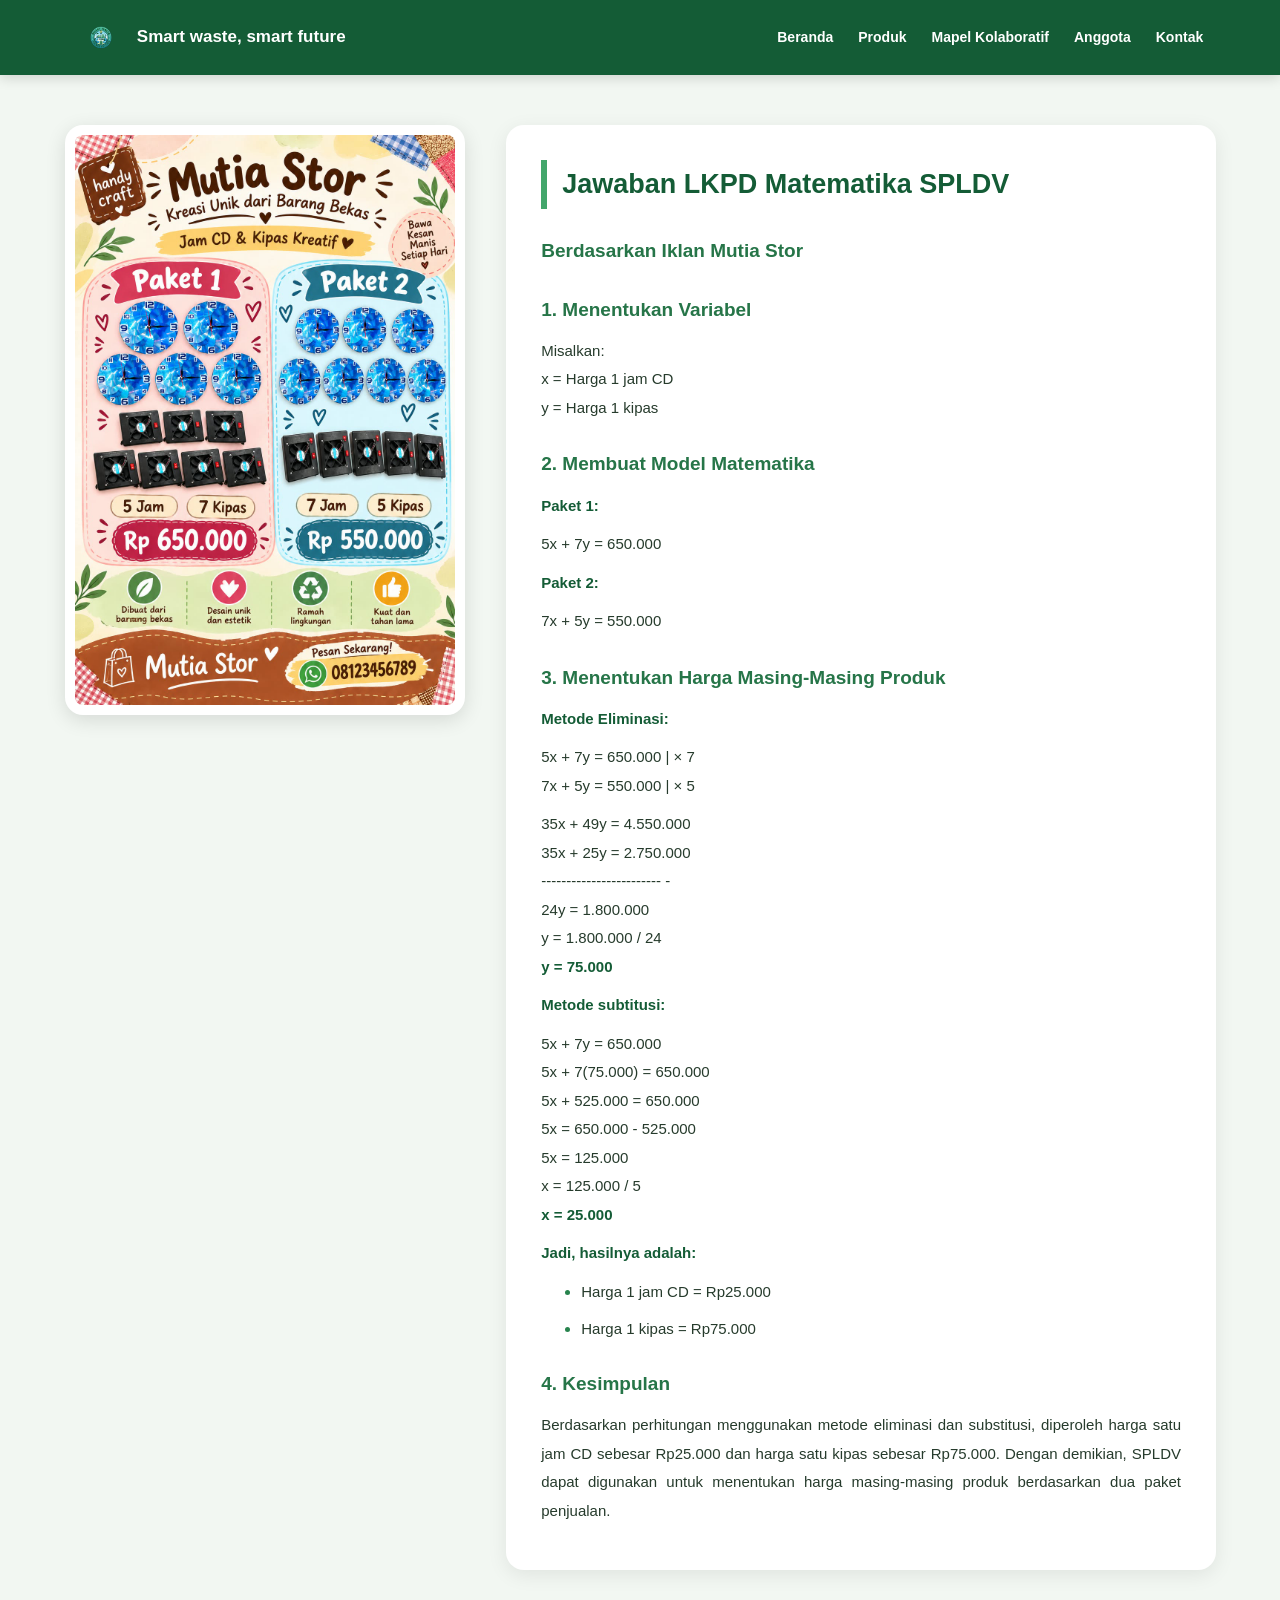
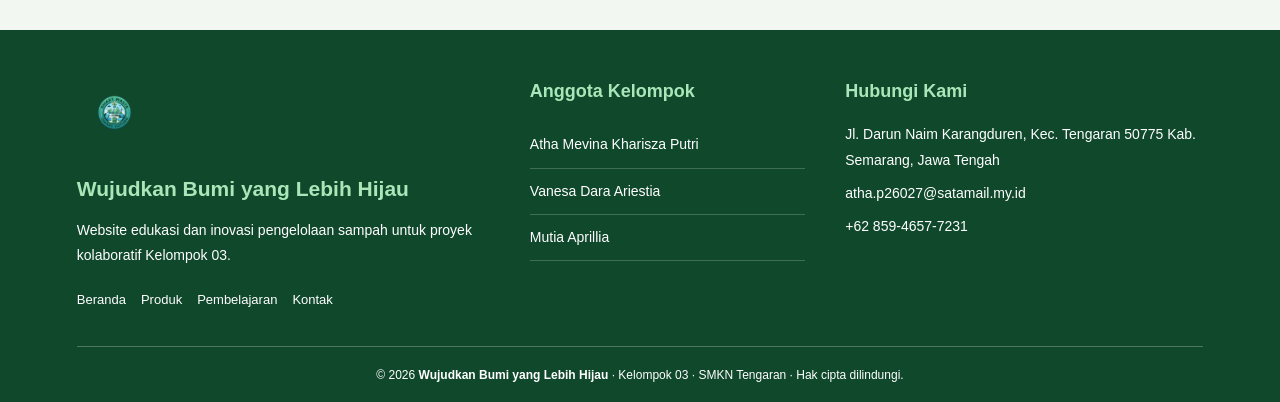
<file: mutia.html>
<!DOCTYPE html>
<html lang="id">
<head>
    <meta charset="UTF-8">
    <meta name="viewport" content="width=device-width, initial-scale=1.0">
    <link rel="stylesheet" href="atha.css">
    <title>Jawaban LKPD Matematika SPLDV</title>
</head>
<body>

<nav class="nav">
      <a class="logo" href="#home" aria-label="Sampahku Hartaku, ke beranda">
        <img src="logo.jpeg-removebg-preview.png" alt="Logo" class="logo-img" />
        <span>Smart waste, smart future</span>
      </a>

    
<div class="nav-links">
    <a href="index.html">Beranda</a>
    <a href="index.html#produk">Produk</a>
    <a href="index.html#mapel">Mapel Kolaboratif</a>
    <a href="index.html#member-wo">Anggota</a>
    <a href="index.html#contact">Kontak</a>
</div>

<button class="hamburger" id="hamburger"
    type="button"
    aria-label="Buka menu navigasi"
    aria-expanded="false"
    aria-controls="navDropdown">
    <span></span>
    <span></span>
    <span></span>
</button>

<div class="nav-dropdown" id="navDropdown">
    <a href="index.html">Beranda</a>
    <a href="index.html#produk">Produk</a>
    <a href="index.html#mapel">Mapel Kolaboratif</a>
    <a href="index.html#member-wo">Anggota</a>
    <a href="index.html#contact">Kontak</a>
</div>
</nav>

<div class="container">

    <!-- GAMBAR SOAL DI SEBELAH KIRI -->
    <div class="gambar">
        <img src="mtk mutia.jpeg"
             alt="Iklan Mutia Stor"
             width="400"
             height="500">
    </div>

    <!-- JAWABAN DI SEBELAH KANAN -->
    <div class="jawaban">

        <h2>Jawaban LKPD Matematika SPLDV</h2>
        <h3>Berdasarkan Iklan Mutia Stor</h3>

        <h3>1. Menentukan Variabel</h3>

        <p>
            Misalkan:
            <br>x = Harga 1 jam CD
            <br>y = Harga 1 kipas
        </p>

        <h3>2. Membuat Model Matematika</h3>

        <p><b>Paket 1:</b></p>
        <p>5x + 7y = 650.000</p>

        <p><b>Paket 2:</b></p>
        <p>7x + 5y = 550.000</p>

        <h3>3. Menentukan Harga Masing-Masing Produk</h3>

        <p><b>Metode Eliminasi:</b></p>

        <p>
            5x + 7y = 650.000 | × 7
            <br>7x + 5y = 550.000 | × 5
        </p>

        <p>
            35x + 49y = 4.550.000
            <br>35x + 25y = 2.750.000
            <br>------------------------ -
            <br>24y = 1.800.000
            <br>y = 1.800.000 / 24
            <br><b>y = 75.000</b>
        </p>

        <p><b>Metode subtitusi:</b></p>

        <p>
            5x + 7y = 650.000
            <br>5x + 7(75.000) = 650.000
            <br>5x + 525.000 = 650.000
            <br>5x = 650.000 - 525.000
            <br>5x = 125.000
            <br>x = 125.000 / 5
            <br><b>x = 25.000</b>
        </p>

        <p><b>Jadi, hasilnya adalah:</b></p>

        <ul>
            <li>Harga 1 jam CD = Rp25.000</li>
            <li>Harga 1 kipas = Rp75.000</li>
        </ul>

        <h3>4. Kesimpulan</h3>

        <p>
            Berdasarkan perhitungan menggunakan metode eliminasi
            dan substitusi, diperoleh harga satu jam CD sebesar
            Rp25.000 dan harga satu kipas sebesar Rp75.000.
            Dengan demikian, SPLDV dapat digunakan untuk
            menentukan harga masing-masing produk berdasarkan
            dua paket penjualan.
        </p>

    </div>
</div>

<footer class="footer">
      <div class="footer-container">
        <div class="footer-brand">
          <img src="logo.jpeg-removebg-preview.png" alt="Logo" class="footer-logo">
          <h3>Wujudkan Bumi yang Lebih Hijau</h3>
          <p>
            Website edukasi dan inovasi pengelolaan sampah untuk proyek
            kolaboratif Kelompok 03.
          </p>
          <nav class="footer-nav" aria-label="Navigasi footer">
            <a href="#home">Beranda</a><a href="#produk">Produk</a
            ><a href="#mapel">Pembelajaran</a><a href="#contact">Kontak</a>
          </nav>
        </div>

        <div class="footer-team">
          <h4>Anggota Kelompok</h4>
          <div class="member-footer">
            <h5>Atha Mevina Kharisza Putri</h5>
          </div>

          <div class="member-footer">
            <h5>Vanesa Dara Ariestia</h5>
          </div>

          <div class="member-footer">
            <h5>Mutia Aprillia</h5>
          </div>
        </div>

        <div class="footer-contact">
          <h4>Hubungi Kami</h4>
          <p>
            <i class="fas fa-map-marker-alt"></i>Jl. Darun Naim Karangduren,
            Kec. Tengaran 50775 Kab. Semarang, Jawa Tengah
          </p>
          <p>
            <i class="fas fa-envelope"></i
            ><a href="mailto:atha.p26027@satamail.my.id"
              >atha.p26027@satamail.my.id</a
            >
          </p>
          <p>
            <i class="fas fa-phone"></i
            ><a href="tel:+62 85946577231">+62 859-4657-7231</a>
          </p>
        </div>
      </div>

      <div class="footer-bottom">
        <p>
          © 2026 <strong>Wujudkan Bumi yang Lebih Hijau</strong> · Kelompok 03 · SMKN Tengaran
          · Hak cipta dilindungi.
        </p>
      </div>
    </footer>

    <div
      class="lightbox"
      id="imageLightbox"
      role="dialog"
      aria-modal="true"
      aria-label="Pratinjau gambar"
      hidden
    >
      <div class="lightbox-dialog">
        <button
          class="lightbox-close"
          type="button"
          aria-label="Tutup pratinjau"
        >
          &times;
        </button>
        <img class="lightbox-image" alt="" />
      </div>
    </div>


</body>
</html>
</file>
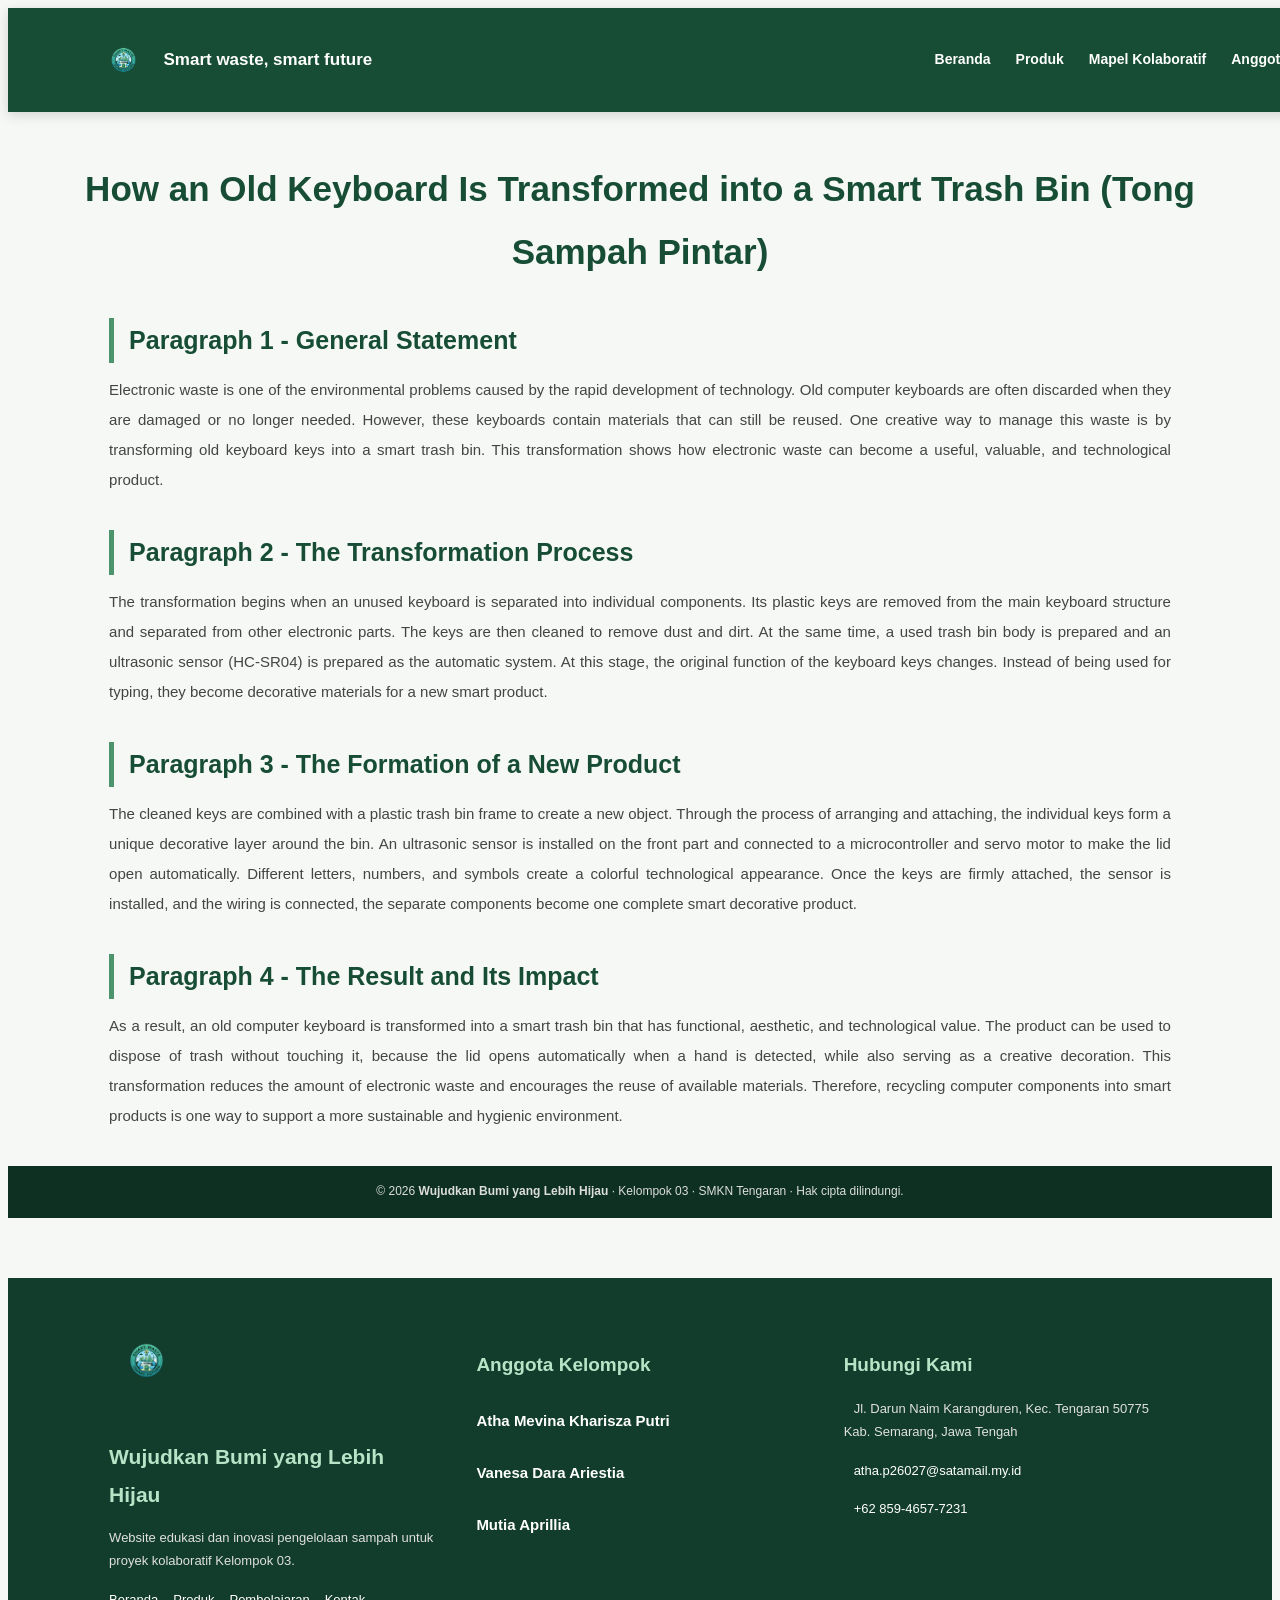
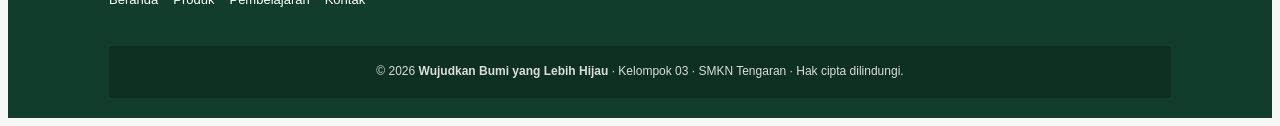
<file: mutingggris.html>
<!DOCTYPE html>
<html lang="en">
<head>
    <meta charset="UTF-8">
    <meta name="viewport" content="width=device-width, initial-scale=1.0">
    <link rel="stylesheet" href="mutinggris.css">
    <title>How an Old Keyboard Is Transformed</title>
</head>
<body>

    <nav class="nav">
      <a class="logo" href="#home" aria-label="Sampahku Hartaku, ke beranda">
        <img src="logo.jpeg-removebg-preview.png" alt="Logo" class="logo-img" />
        <span>Smart waste, smart future</span>
      </a>

    
<div class="nav-links">
    <a href="index.html">Beranda</a>
    <a href="index.html#produk">Produk</a>
    <a href="index.html#mapel">Mapel Kolaboratif</a>
    <a href="index.html#member-wo">Anggota</a>
    <a href="index.html#contact">Kontak</a>
</div>

<button class="hamburger" id="hamburger"
    type="button"
    aria-label="Buka menu navigasi"
    aria-expanded="false"
    aria-controls="navDropdown">
    <span></span>
    <span></span>
    <span></span>
</button>

<div class="nav-dropdown" id="navDropdown">
    <a href="index.html">Beranda</a>
    <a href="index.html#produk">Produk</a>
    <a href="index.html#mapel">Mapel Kolaboratif</a>
    <a href="index.html#member-wo">Anggota</a>
    <a href="index.html#contact">Kontak</a>
</div>
</nav>

    <div class="poster">

        <header class="header">
            <h1>How an Old Keyboard Is Transformed into a Smart Trash Bin (Tong Sampah Pintar)</h1>
        </header>

        <section class="section">
            <h2>Paragraph 1 - General Statement</h2>
            <p>
                Electronic waste is one of the environmental problems caused by the rapid development of technology. Old computer keyboards are often discarded when they are damaged or no longer needed. However, these keyboards contain materials that can still be reused. One creative way to manage this waste is by transforming old keyboard keys into a smart trash bin. This transformation shows how electronic waste can become a useful, valuable, and technological product.
            </p>
        </section>

        <section class="section">
            <h2>Paragraph 2 - The Transformation Process</h2>
            <p>
                The transformation begins when an unused keyboard is separated into individual components. Its plastic keys are removed from the main keyboard structure and separated from other electronic parts. The keys are then cleaned to remove dust and dirt. At the same time, a used trash bin body is prepared and an ultrasonic sensor (HC-SR04) is prepared as the automatic system. At this stage, the original function of the keyboard keys changes. Instead of being used for typing, they become decorative materials for a new smart product.
            </p>
        </section>

        <section class="section">
            <h2>Paragraph 3 - The Formation of a New Product</h2>
            <p>
                The cleaned keys are combined with a plastic trash bin frame to create a new object. Through the process of arranging and attaching, the individual keys form a unique decorative layer around the bin. An ultrasonic sensor is installed on the front part and connected to a microcontroller and servo motor to make the lid open automatically. Different letters, numbers, and symbols create a colorful technological appearance. Once the keys are firmly attached, the sensor is installed, and the wiring is connected, the separate components become one complete smart decorative product.
            </p>
        </section>

        <section class="section">
            <h2>Paragraph 4 - The Result and Its Impact</h2>
            <p>
                As a result, an old computer keyboard is transformed into a smart trash bin that has functional, aesthetic, and technological value. The product can be used to dispose of trash without touching it, because the lid opens automatically when a hand is detected, while also serving as a creative decoration. This transformation reduces the amount of electronic waste and encourages the reuse of available materials. Therefore, recycling computer components into smart products is one way to support a more sustainable and hygienic environment.
            </p>
        </section>

    </div>

    <div class="footer-bottom">
        <p>
          © 2026 <strong>Wujudkan Bumi yang Lebih Hijau</strong> · Kelompok 03 · SMKN Tengaran
          · Hak cipta dilindungi.
        </p>
    </div>

   <footer class="footer">
      <div class="footer-container">
        <div class="footer-brand">
          <img src="logo.jpeg-removebg-preview.png" alt="Logo" class="footer-logo">
          <h3>Wujudkan Bumi yang Lebih Hijau</h3>
          <p>
            Website edukasi dan inovasi pengelolaan sampah untuk proyek
            kolaboratif Kelompok 03.
          </p>
          <nav class="footer-nav" aria-label="Navigasi footer">
            <a href="#home">Beranda</a><a href="#produk">Produk</a
            ><a href="#mapel">Pembelajaran</a><a href="#contact">Kontak</a>
          </nav>
        </div>

        <div class="footer-team">
          <h4>Anggota Kelompok</h4>
          <div class="member-footer">
            <h5>Atha Mevina Kharisza Putri</h5>
          </div>

          <div class="member-footer">
            <h5>Vanesa Dara Ariestia</h5>
          </div>

          <div class="member-footer">
            <h5>Mutia Aprillia</h5>
          </div>
        </div>

        <div class="footer-contact">
          <h4>Hubungi Kami</h4>
          <p>
            <i class="fas fa-map-marker-alt"></i>Jl. Darun Naim Karangduren,
            Kec. Tengaran 50775 Kab. Semarang, Jawa Tengah
          </p>
          <p>
            <i class="fas fa-envelope"></i
            ><a href="mailto:atha.p26027@satamail.my.id"
              >atha.p26027@satamail.my.id</a
            >
          </p>
          <p>
            <i class="fas fa-phone"></i
            ><a href="tel:+62 85946577231">+62 859-4657-7231</a>
          </p>
        </div>
      </div>

      <div class="footer-bottom">
        <p>
          © 2026 <strong>Wujudkan Bumi yang Lebih Hijau</strong> · Kelompok 03 · SMKN Tengaran
          · Hak cipta dilindungi.
        </p>
      </div>
    </footer>

    <div
      class="lightbox"
      id="imageLightbox"
      role="dialog"
      aria-modal="true"
      aria-label="Pratinjau gambar"
      hidden
    >
      <div class="lightbox-dialog">
        <button
          class="lightbox-close"
          type="button"
          aria-label="Tutup pratinjau"
        >
          &times;
        </button>
        <img class="lightbox-image" alt="" />
      </div>
    </div>

</body>
</html>
</file>
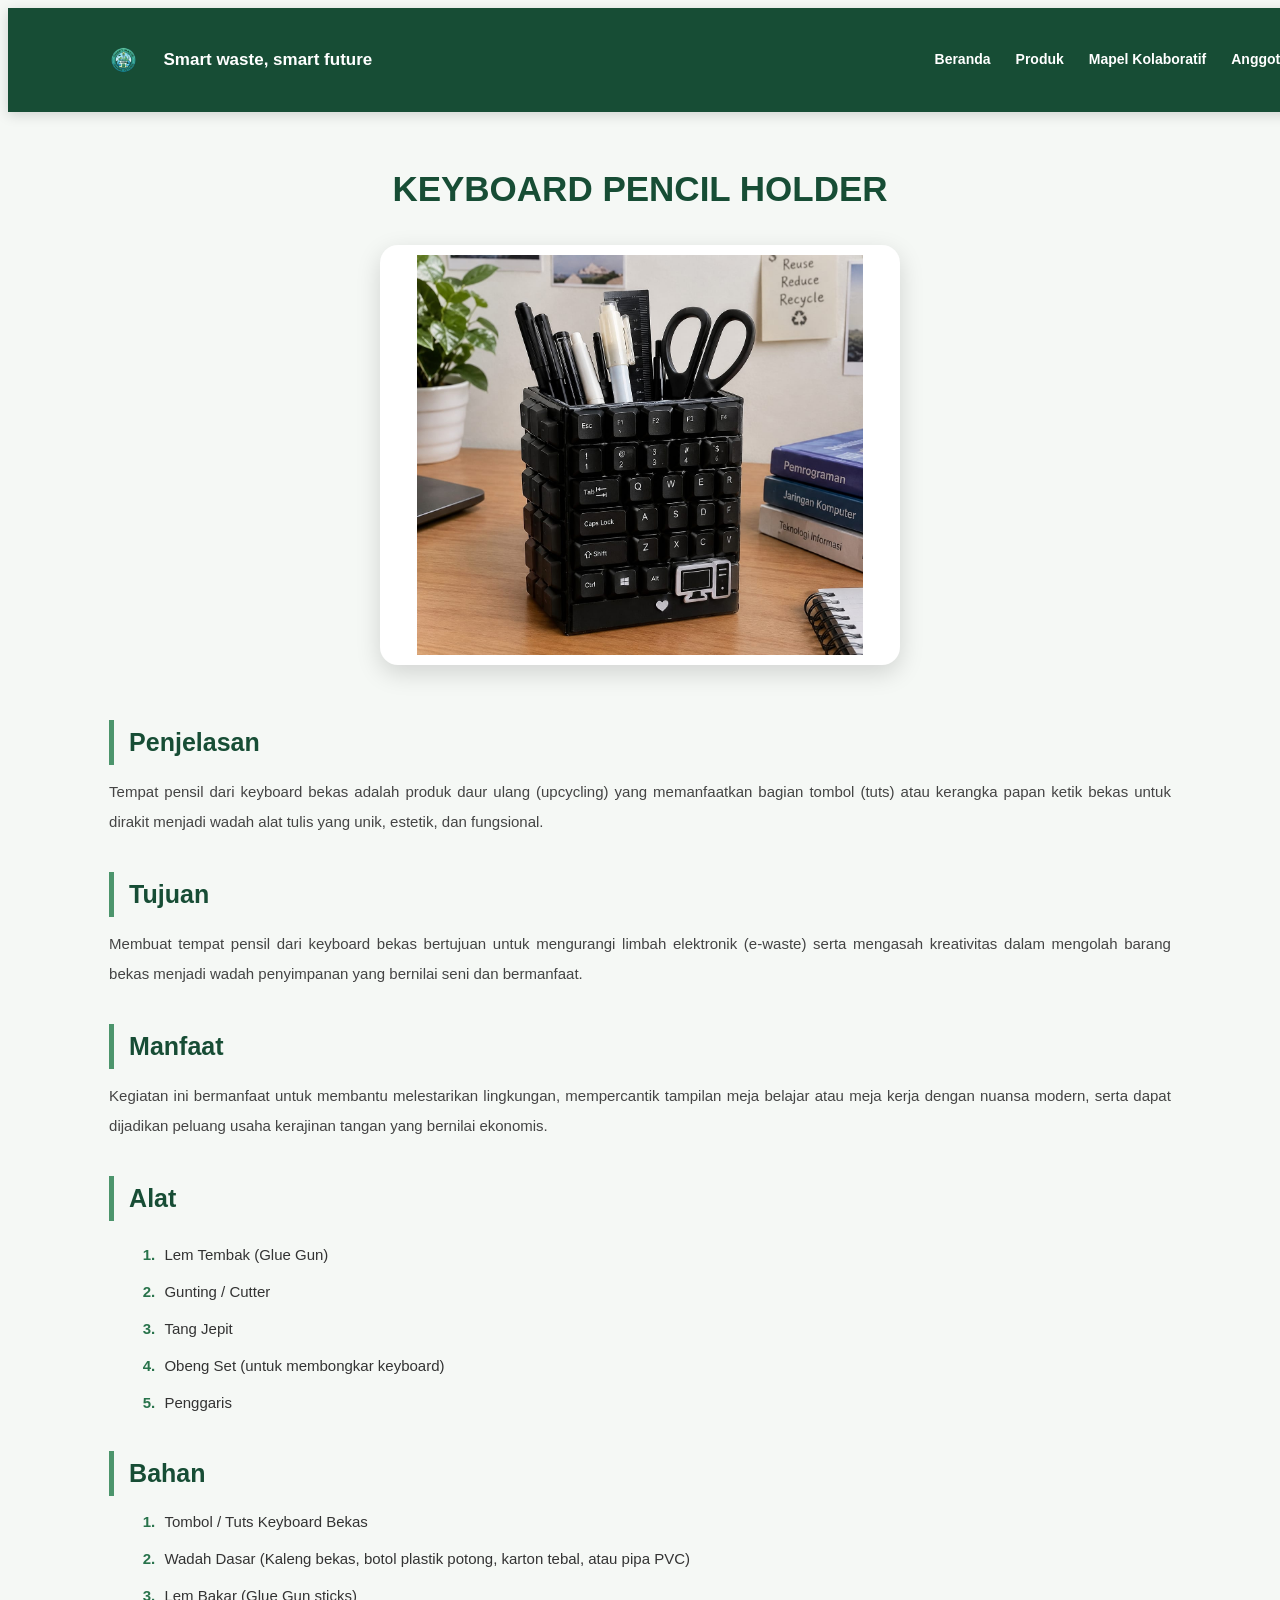
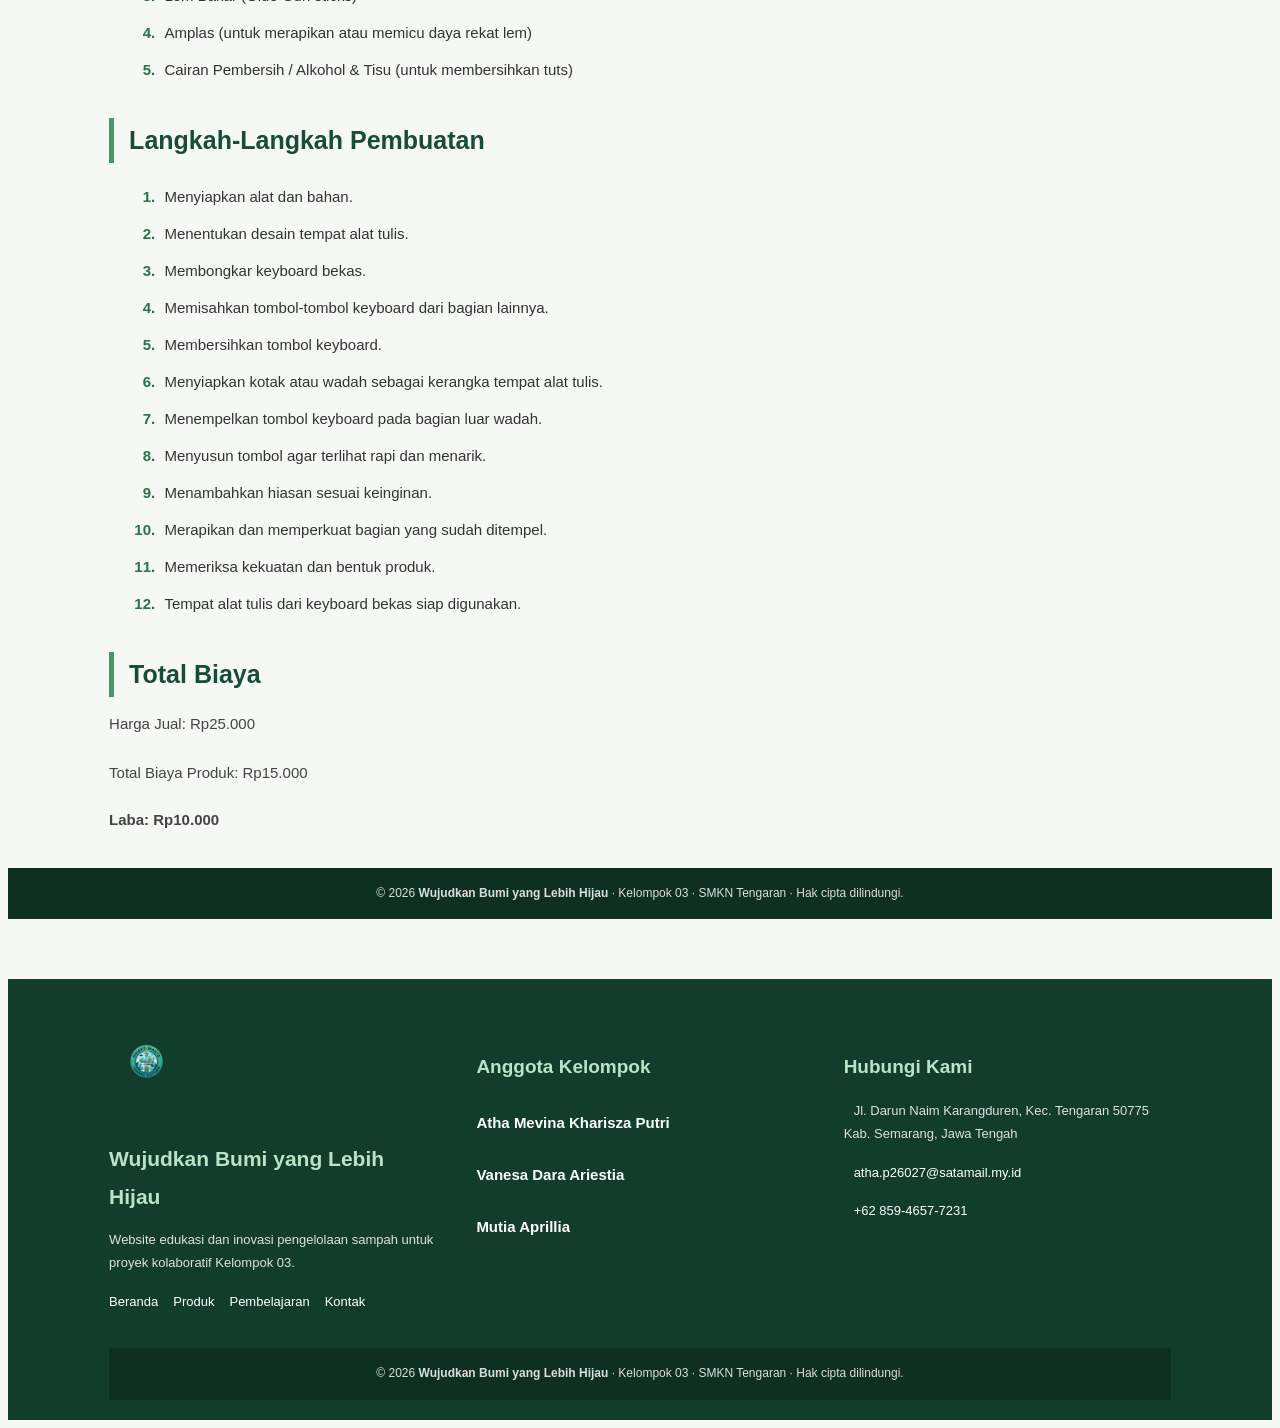
<file: pancil holder.html>
<!DOCTYPE html>
<html lang="en">
<head>
    <meta charset="UTF-8">
    <meta name="viewport" content="width=device-width, initial-scale=1.0">
    <link rel="stylesheet" href="pancil.css">
    <title>Document</title>
</head>
<body>
    <nav class="nav">
      <a class="logo" href="#home" aria-label="Sampahku Hartaku, ke beranda">
        <img src="logo.jpeg-removebg-preview.png" alt="Logo" class="logo-img" />
        <span>Smart waste, smart future</span>
      </a>

    
<div class="nav-links">
    <a href="index.html">Beranda</a>
    <a href="index.html#produk">Produk</a>
    <a href="index.html#mapel">Mapel Kolaboratif</a>
    <a href="index.html#member-wo">Anggota</a>
    <a href="index.html#contact">Kontak</a>
</div>

<button class="hamburger" id="hamburger"
    type="button"
    aria-label="Buka menu navigasi"
    aria-expanded="false"
    aria-controls="navDropdown">
    <span></span>
    <span></span>
    <span></span>
</button>

<div class="nav-dropdown" id="navDropdown">
    <a href="index.html">Beranda</a>
    <a href="index.html#produk">Produk</a>
    <a href="index.html#mapel">Mapel Kolaboratif</a>
    <a href="index.html#member-wo">Anggota</a>
    <a href="index.html#contact">Kontak</a>
</div>
</nav>

    <h1 style="text-align: center;">KEYBOARD PENCIL HOLDER</h1>
    <div style="text-align: center;">
    <img src="tempat pensil.jpeg" alt="gambar produk"
    width="500"
    height="400">
    </div>

    <h2>Penjelasan</h2>
    <p>
        Tempat pensil dari keyboard bekas adalah produk daur ulang (upcycling) yang memanfaatkan bagian tombol (tuts) atau kerangka papan ketik bekas untuk dirakit menjadi wadah alat tulis yang unik, estetik, dan fungsional.
    </p>

    <h2>Tujuan</h2>
    <p>
        Membuat tempat pensil dari keyboard bekas bertujuan untuk mengurangi limbah elektronik (e-waste) serta mengasah kreativitas dalam mengolah barang bekas menjadi wadah penyimpanan yang bernilai seni dan bermanfaat.
    </p>

    <h2>Manfaat</h2>
    <p>
        Kegiatan ini bermanfaat untuk membantu melestarikan lingkungan, mempercantik tampilan meja belajar atau meja kerja dengan nuansa modern, serta dapat dijadikan peluang usaha kerajinan tangan yang bernilai ekonomis.
    </p>

    <h2>Alat</h2>
    <p>
<ol>
    <li>Lem Tembak (Glue Gun)</li>
    <li>Gunting / Cutter</li>
    <li>Tang Jepit</li>
    <li>Obeng Set (untuk membongkar keyboard)</li>
    <li>Penggaris</li>
 </ol>
    </p>

    <h2>Bahan</h2>
 <ol>
    <li>Tombol / Tuts Keyboard Bekas</li>
    <li>Wadah Dasar (Kaleng bekas, botol plastik potong, karton tebal, atau pipa PVC)</li>
    <li>Lem Bakar (Glue Gun sticks)</li>
    <li>Amplas (untuk merapikan atau memicu daya rekat lem)</li>
    <li>Cairan Pembersih / Alkohol & Tisu (untuk membersihkan tuts)</li>
 </ol>

    <h2>Langkah-Langkah Pembuatan</h2>
        <p>
            <ol>
                <li>Menyiapkan alat dan bahan.</li>
                <li>Menentukan desain tempat alat tulis.</li>
                <li>Membongkar keyboard bekas.</li>
                <li>Memisahkan tombol-tombol keyboard dari bagian lainnya.</li>
                <li>Membersihkan tombol keyboard.</li>
                <li>Menyiapkan kotak atau wadah sebagai kerangka tempat alat tulis.</li>
                <li>Menempelkan tombol keyboard pada bagian luar wadah.</li>
                <li>Menyusun tombol agar terlihat rapi dan menarik.</li>
                <li>Menambahkan hiasan sesuai keinginan.</li>
                <li>Merapikan dan memperkuat bagian yang sudah ditempel.</li>
                <li>Memeriksa kekuatan dan bentuk produk.</li>
                <li>Tempat alat tulis dari keyboard bekas siap digunakan.</li>
            </ol>
        </p>

        <section class="total-biaya">
          <h2>Total Biaya</h2>
          <p>Harga Jual: Rp25.000</p>
          <p>Total Biaya Produk: Rp15.000</p>
          <p><strong>Laba: Rp10.000</strong></p>
        </section>

    <div class="footer-bottom">
        <p>
          © 2026 <strong>Wujudkan Bumi yang Lebih Hijau</strong> · Kelompok 03 · SMKN Tengaran
          · Hak cipta dilindungi.
        </p>
      </div>
    </footer>

    <footer class="footer">
      <div class="footer-container">
        <div class="footer-brand">
          <img src="logo.jpeg-removebg-preview.png" alt="Logo" class="footer-logo">
          <h3>Wujudkan Bumi yang Lebih Hijau</h3>
          <p>
            Website edukasi dan inovasi pengelolaan sampah untuk proyek
            kolaboratif Kelompok 03.
          </p>
          <nav class="footer-nav" aria-label="Navigasi footer">
            <a href="#home">Beranda</a><a href="#produk">Produk</a
            ><a href="#mapel">Pembelajaran</a><a href="#contact">Kontak</a>
          </nav>
        </div>

        <div class="footer-team">
          <h4>Anggota Kelompok</h4>
          <div class="member-footer">
            <h5>Atha Mevina Kharisza Putri</h5>
          </div>

          <div class="member-footer">
            <h5>Vanesa Dara Ariestia</h5>
          </div>

          <div class="member-footer">
            <h5>Mutia Aprillia</h5>
          </div>
        </div>

        <div class="footer-contact">
          <h4>Hubungi Kami</h4>
          <p>
            <i class="fas fa-map-marker-alt"></i>Jl. Darun Naim Karangduren,
            Kec. Tengaran 50775 Kab. Semarang, Jawa Tengah
          </p>
          <p>
            <i class="fas fa-envelope"></i
            ><a href="mailto:atha.p26027@satamail.my.id"
              >atha.p26027@satamail.my.id</a
            >
          </p>
          <p>
            <i class="fas fa-phone"></i
            ><a href="tel:+62 85946577231">+62 859-4657-7231</a>
          </p>
        </div>
      </div>

      <div class="footer-bottom">
        <p>
          © 2026 <strong>Wujudkan Bumi yang Lebih Hijau</strong> · Kelompok 03 · SMKN Tengaran
          · Hak cipta dilindungi.
        </p>
      </div>
    </footer>

    <div
      class="lightbox"
      id="imageLightbox"
      role="dialog"
      aria-modal="true"
      aria-label="Pratinjau gambar"
      hidden
    >
      <div class="lightbox-dialog">
        <button
          class="lightbox-close"
          type="button"
          aria-label="Tutup pratinjau"
        >
          &times;
        </button>
        <img class="lightbox-image" alt="" />
      </div>
    </div>
</body>
</html>
</file>
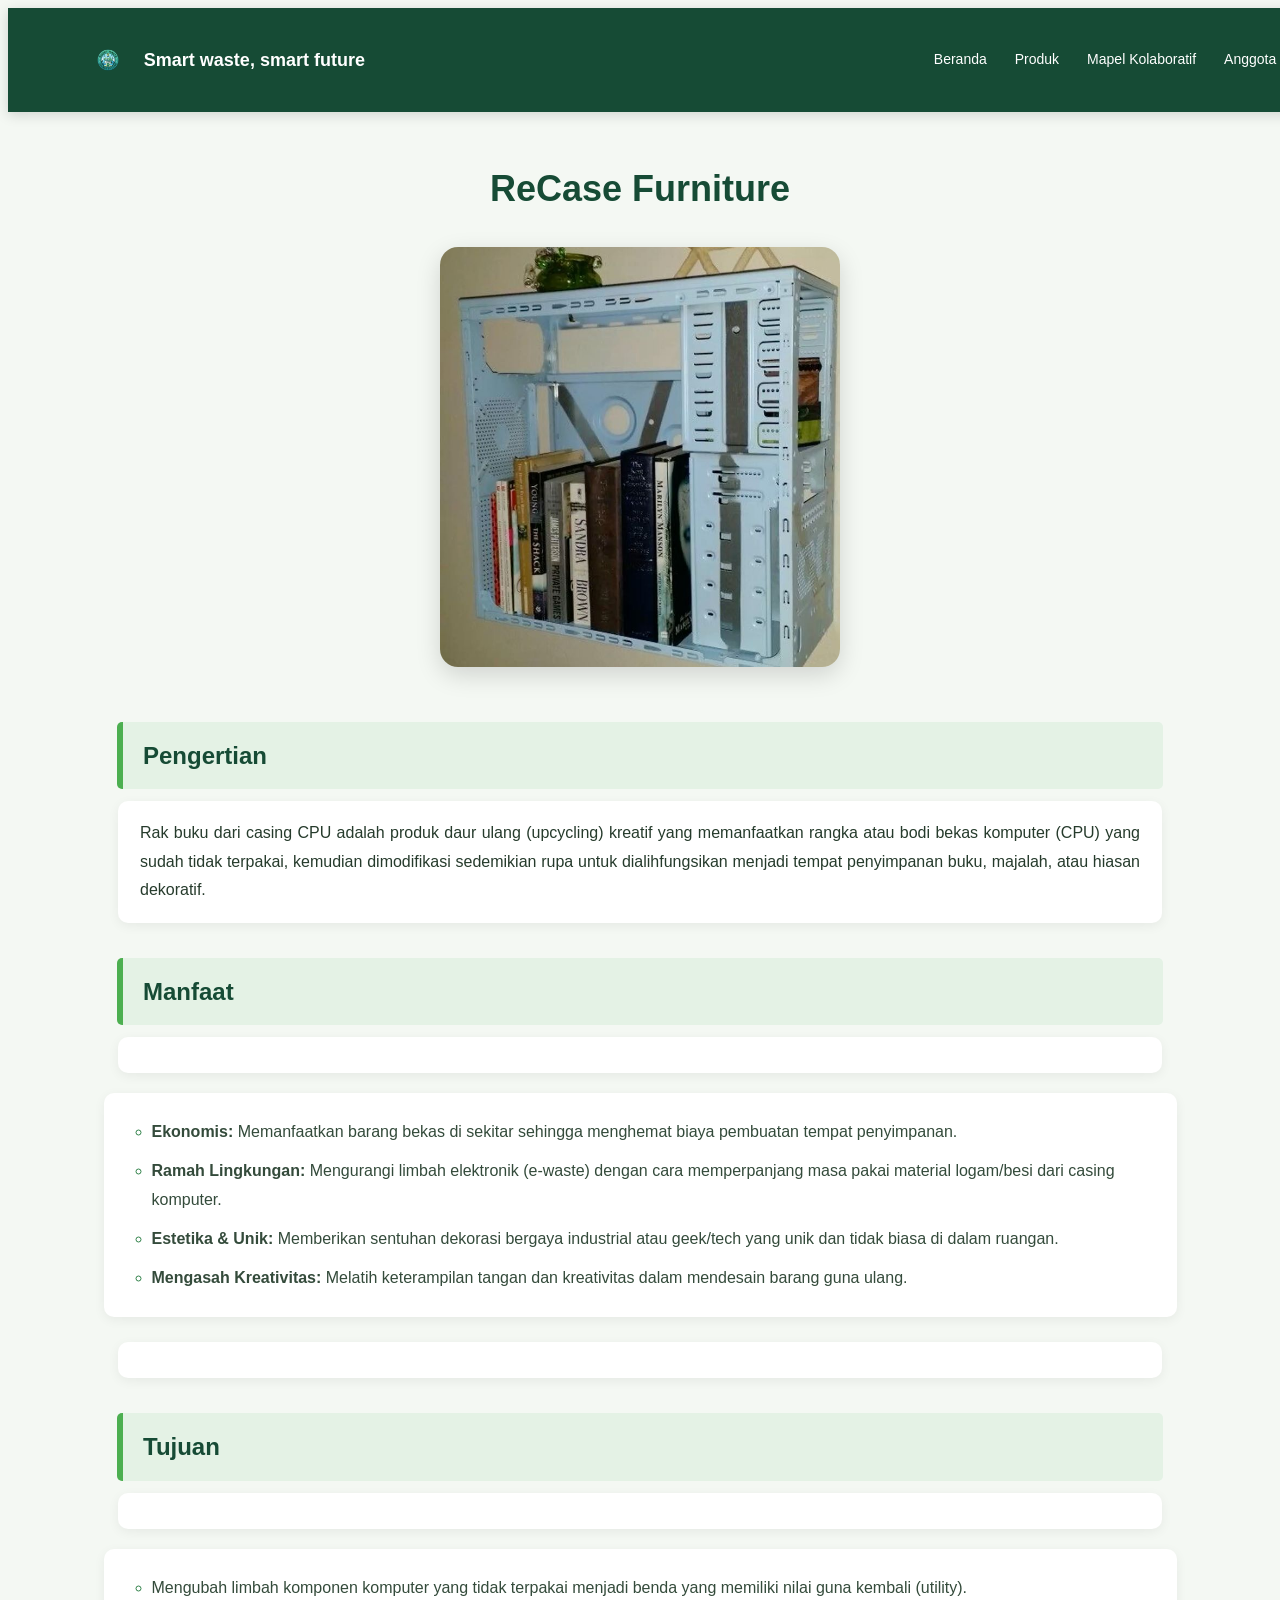
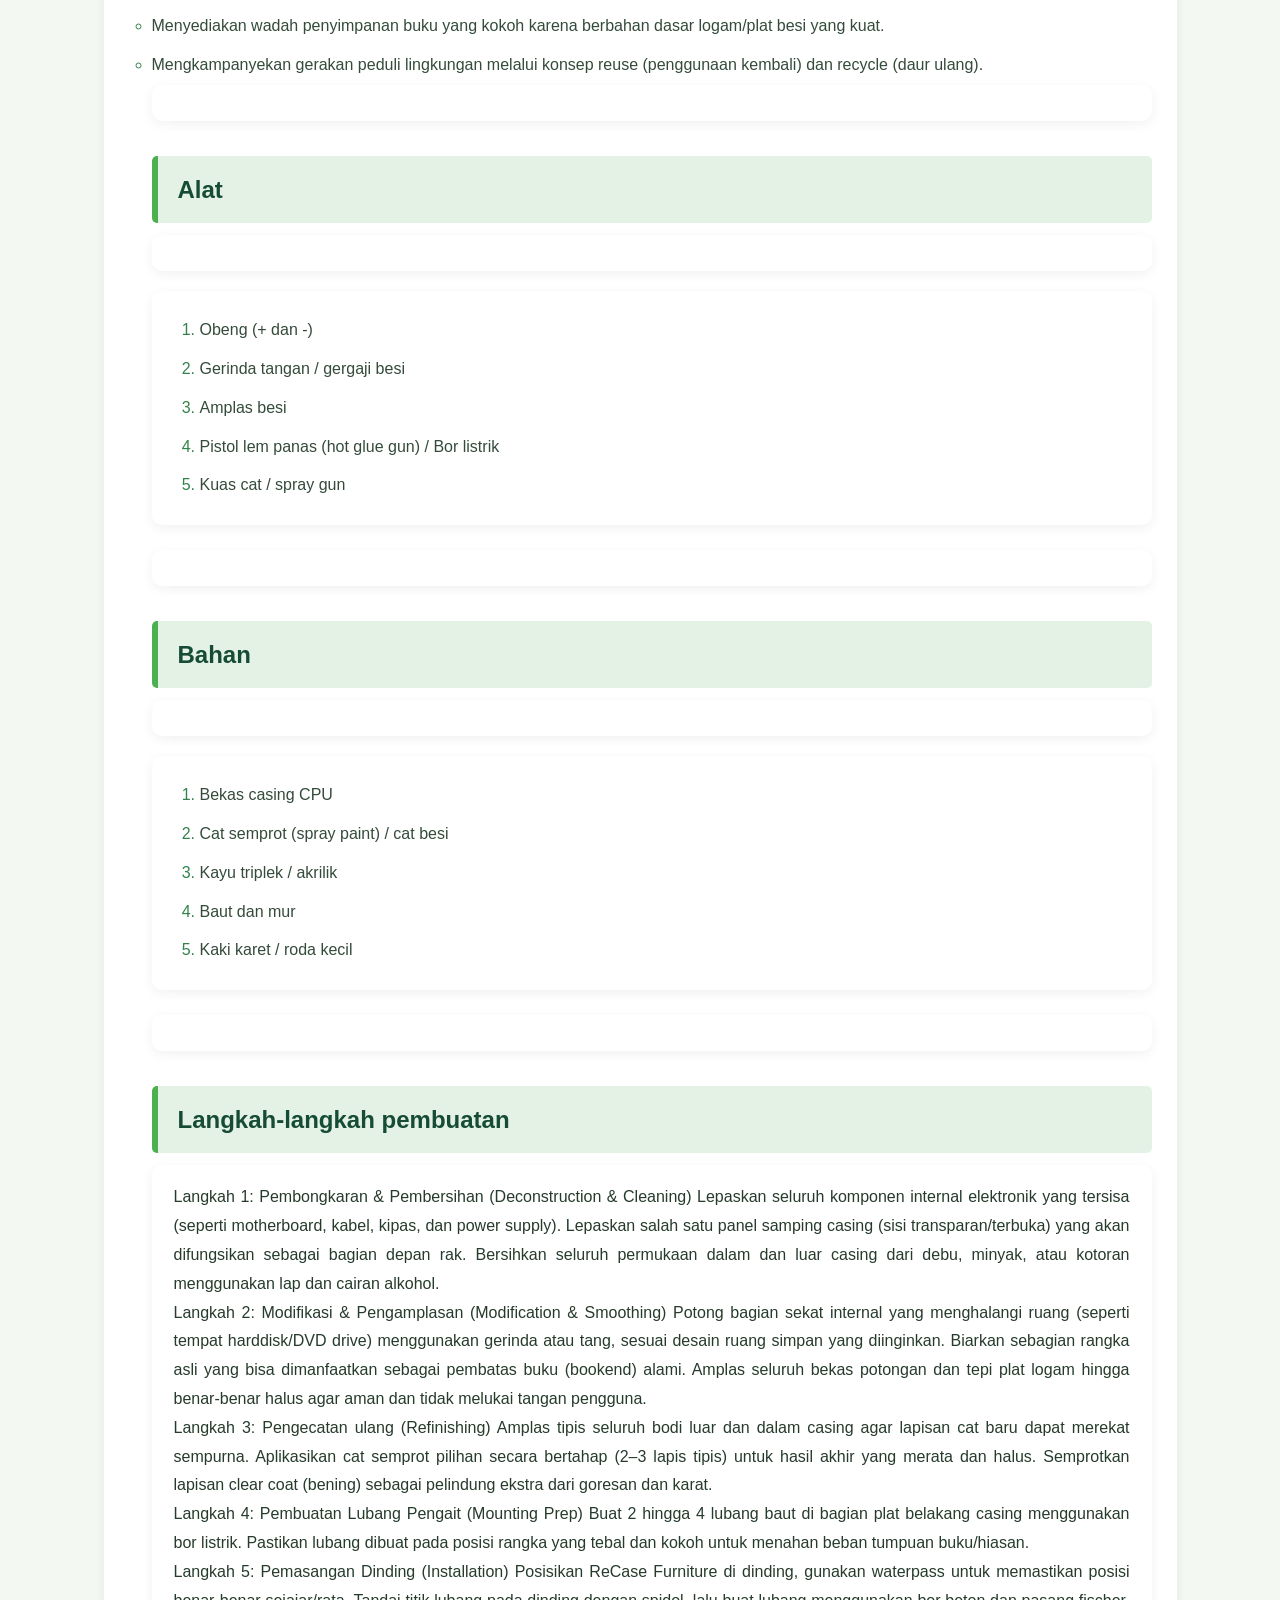
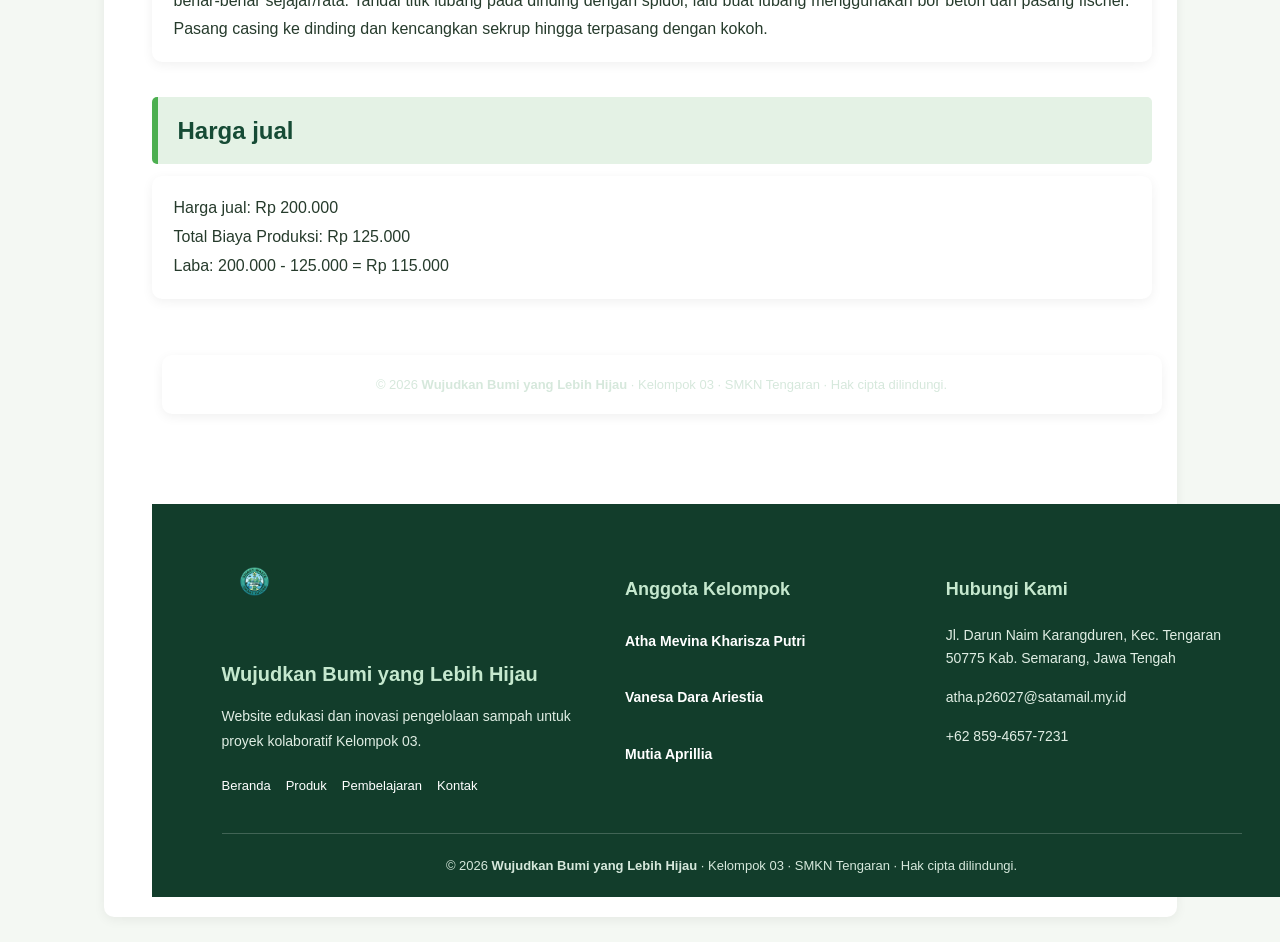
<file: recase.html>
<!DOCTYPE html>
<html lang="en">
<head>
    <meta charset="UTF-8">
    <meta name="viewport" content="width=device-width, initial-scale=1.0">
    <link rel="stylesheet" href="recase.css">
    <title>Document</title>
</head>
<body>
    <nav class="nav">
      <a class="logo" href="#home" aria-label="Sampahku Hartaku, ke beranda">
        <img src="logo.jpeg-removebg-preview.png" alt="Logo" class="logo-img" />
        <span>Smart waste, smart future</span>
      </a>

    
<div class="nav-links">
    <a href="index.html">Beranda</a>
    <a href="index.html#produk">Produk</a>
    <a href="index.html#mapel">Mapel Kolaboratif</a>
    <a href="index.html#member-wo">Anggota</a>
    <a href="index.html#contact">Kontak</a>
</div>

<button class="hamburger" id="hamburger"
    type="button"
    aria-label="Buka menu navigasi"
    aria-expanded="false"
    aria-controls="navDropdown">
    <span></span>
    <span></span>
    <span></span>
</button>

<div class="nav-dropdown" id="navDropdown">
    <a href="index.html">Beranda</a>
    <a href="index.html#produk">Produk</a>
    <a href="index.html#mapel">Mapel Kolaboratif</a>
    <a href="index.html#member-wo">Anggota</a>
    <a href="index.html#contact">Kontak</a>
</div>
</nav>

    <h1 style="text-align: center;">ReCase Furniture</h1>
    <div style="text-align: center;">
    <img src="recase.jpeg" alt="gambar produk"
    width="400"
    height="500"></div>

    <h2>Pengertian</h2>
    <p>
        Rak buku dari casing CPU adalah produk daur ulang (upcycling) kreatif yang memanfaatkan rangka atau bodi bekas komputer (CPU) yang sudah tidak terpakai, kemudian dimodifikasi sedemikian rupa untuk dialihfungsikan menjadi tempat penyimpanan buku, majalah, atau hiasan dekoratif.
    </p>

    <h2>Manfaat</h2>
    <p>
        <ul type="circle">
        <li><b>Ekonomis:</b> Memanfaatkan barang bekas di sekitar sehingga menghemat biaya pembuatan tempat penyimpanan.</li>

        <li><b>Ramah Lingkungan:</b> Mengurangi limbah elektronik (e-waste) dengan cara memperpanjang masa pakai material logam/besi dari casing komputer.</li>

        <li><b>Estetika & Unik:</b> Memberikan sentuhan dekorasi bergaya industrial atau geek/tech yang unik dan tidak biasa di dalam ruangan.</li>

        <li><b>Mengasah Kreativitas:</b> Melatih keterampilan tangan dan kreativitas dalam mendesain barang guna ulang.</li>
        </ul>
    </p>

    <h2>Tujuan</h2>
    <p>
        <ul type="circle">
            <li>Mengubah limbah komponen komputer yang tidak terpakai menjadi benda yang memiliki nilai guna kembali (utility).</li>

            <li>Menyediakan wadah penyimpanan buku yang kokoh karena berbahan dasar logam/plat besi yang kuat.</li>

            <li>Mengkampanyekan gerakan peduli lingkungan melalui konsep reuse (penggunaan kembali) dan recycle (daur ulang).</li>
    </p>

    <h2>Alat</h2>
    <p>
        <ol>
            <li> Obeng (+ dan -)</li>
            <li>Gerinda tangan / gergaji besi</li>
            <li>Amplas besi</li>
            <li>Pistol lem panas (hot glue gun) / Bor listrik</li>
            <li>Kuas cat / spray gun</li>
        </ol>
    </p>

    <h2>Bahan</h2>
    <p>
        <ol>
            <li>Bekas casing CPU</li>
            <li>Cat semprot (spray paint) / cat besi</li>
            <li>Kayu triplek / akrilik</li>
            <li>Baut dan mur</li>
            <li>Kaki karet / roda kecil</li>
        </ol>
    </p>

    <h2>Langkah-langkah pembuatan</h2>
    <p>
        Langkah 1: Pembongkaran & Pembersihan (Deconstruction & Cleaning)
        Lepaskan seluruh komponen internal elektronik yang tersisa (seperti motherboard, kabel, kipas, dan power supply).
        Lepaskan salah satu panel samping casing (sisi transparan/terbuka) yang akan difungsikan sebagai bagian depan rak.
        Bersihkan seluruh permukaan dalam dan luar casing dari debu, minyak, atau kotoran menggunakan lap dan cairan alkohol.<br>
        Langkah 2: Modifikasi & Pengamplasan (Modification & Smoothing)
        Potong bagian sekat internal yang menghalangi ruang (seperti tempat harddisk/DVD drive) menggunakan gerinda atau tang, sesuai desain ruang simpan yang diinginkan.
        Biarkan sebagian rangka asli yang bisa dimanfaatkan sebagai pembatas buku (bookend) alami.
        Amplas seluruh bekas potongan dan tepi plat logam hingga benar-benar halus agar aman dan tidak melukai tangan pengguna.<br>
        Langkah 3: Pengecatan ulang (Refinishing)
        Amplas tipis seluruh bodi luar dan dalam casing agar lapisan cat baru dapat merekat sempurna.
        Aplikasikan cat semprot pilihan secara bertahap (2–3 lapis tipis) untuk hasil akhir yang merata dan halus.
        Semprotkan lapisan clear coat (bening) sebagai pelindung ekstra dari goresan dan karat.<br>
        Langkah 4: Pembuatan Lubang Pengait (Mounting Prep)
        Buat 2 hingga 4 lubang baut di bagian plat belakang casing menggunakan bor listrik.
        Pastikan lubang dibuat pada posisi rangka yang tebal dan kokoh untuk menahan beban tumpuan buku/hiasan.<br>
        Langkah 5: Pemasangan Dinding (Installation)
        Posisikan ReCase Furniture di dinding, gunakan waterpass untuk memastikan posisi benar-benar sejajar/rata.
        Tandai titik lubang pada dinding dengan spidol, lalu buat lubang menggunakan bor beton dan pasang fischer.
        Pasang casing ke dinding dan kencangkan sekrup hingga terpasang dengan kokoh.<br>
    </p>

    <h2>Harga jual</h2>
    <p>
         Harga jual: Rp 200.000<br>
        Total Biaya Produksi: Rp 125.000<br>
        Laba: 200.000 - 125.000 = Rp 115.000<br>
    </p>

   <div class="footer-bottom">
        <p>
          © 2026 <strong>Wujudkan Bumi yang Lebih Hijau</strong> · Kelompok 03 · SMKN Tengaran
          · Hak cipta dilindungi.
        </p>
      </div>
    </footer>

    <div
      class="lightbox"
      id="imageLightbox"
      role="dialog"
      aria-modal="true"
      aria-label="Pratinjau gambar"
      hidden
    >
      <div class="lightbox-dialog">
        <button
          class="lightbox-close"
          type="button"
          aria-label="Tutup pratinjau"
        >
          &times;
        </button>
        <img class="lightbox-image" alt="" />
      </div>
    </div>

    <footer class="footer">
      <div class="footer-container">
        <div class="footer-brand">
          <img src="logo.jpeg-removebg-preview.png" alt="Logo" class="footer-logo">
          <h3>Wujudkan Bumi yang Lebih Hijau</h3>
          <p>
            Website edukasi dan inovasi pengelolaan sampah untuk proyek
            kolaboratif Kelompok 03.
          </p>
          <nav class="footer-nav" aria-label="Navigasi footer">
            <a href="#home">Beranda</a><a href="#produk">Produk</a
            ><a href="#mapel">Pembelajaran</a><a href="#contact">Kontak</a>
          </nav>
        </div>

        <div class="footer-team">
          <h4>Anggota Kelompok</h4>
          <div class="member-footer">
            <h5>Atha Mevina Kharisza Putri</h5>
            <div class="social-icons">
              <a
                href="https://www.instagram.com/khariszaaa?rpxt=MW14NWxtMHlkZzc2"
                target="_blank"
                rel="noopener noreferrer"
                aria-label="Instagram"
                ></i
              ></a>
              <a
                href=" https://wa.me/qr/7DRL7O2RW4YVB1"
                target="_blank"
                rel="noopener noreferrer"
                aria-label="WhatsApp"
                ></i
              ></a>
              <a
                href="mailto:atha.p26027@satamail.my.id"
                aria-label="Kirim email"
              ></a>
            </div>
          </div>

          <div class="member-footer">
            <h5>Vanesa Dara Ariestia</h5>
            <div class="social-icons">
              <a
                href="https://www.instagram.com/vnsa4_4?cplk=MTJ0bGtuNjk5anl5ZA=="
                target="_blank"
                rel="noopener noreferrer"
                aria-label="Instagram"
                >
              </a>
              <a
                href=" https://wa.me/qr/XUO7GK2WF7PWA1"
                target="_blank"
                rel="noopener noreferrer"
                aria-label="WhatsApp"
              ></a>
              <a href="mailto:vanesa.p26129@satamail.my.id" aria-label="Kirim email"
                ></a>
            </div>
          </div>

          <div class="member-footer">
            <h5>Mutia Aprillia</h5>
            <div class="social-icons">
              <a
                href="-"
                target="_blank"
                rel="noopener noreferrer"
                aria-label="Instagram"
                ></a>
              <a
                href=" https://wa.me/qr/M7SDUGDXERCKH1"
                target="_blank"
                rel="noopener noreferrer"
                aria-label="WhatsApp"
                ></i
              ></a>
              <a
                href="mailto:muttia.p26113@satamail.my.id"
                aria-label="Kirim email"
              ></a>
            </div>
          </div>
        </div>

        <div class="footer-contact">
          <h4>Hubungi Kami</h4>
          <p>
            <i class="fas fa-map-marker-alt"></i>Jl. Darun Naim Karangduren,
            Kec. Tengaran 50775 Kab. Semarang, Jawa Tengah
          </p>
          <p>
            <i class="fas fa-envelope"></i
            ><a href="mailto:atha.p26027@satamail.my.id"
              >atha.p26027@satamail.my.id</a
            >
          </p>
          <p>
            <i class="fas fa-phone"></i
            ><a href="tel:+62 85946577231">+62 859-4657-7231</a>
          </p>
        </div>
      </div>

      <div class="footer-bottom">
        <p>
          © 2026 <strong>Wujudkan Bumi yang Lebih Hijau</strong> · Kelompok 03 · SMKN Tengaran
          · Hak cipta dilindungi.
        </p>
      </div>
    </footer>

    <div
      class="lightbox"
      id="imageLightbox"
      role="dialog"
      aria-modal="true"
      aria-label="Pratinjau gambar"
      hidden
    >
      <div class="lightbox-dialog">
        <button
          class="lightbox-close"
          type="button"
          aria-label="Tutup pratinjau"
        >
          &times;
        </button>
        <img class="lightbox-image" alt="" />
      </div>
    </div>
</body>
</html>
</file>
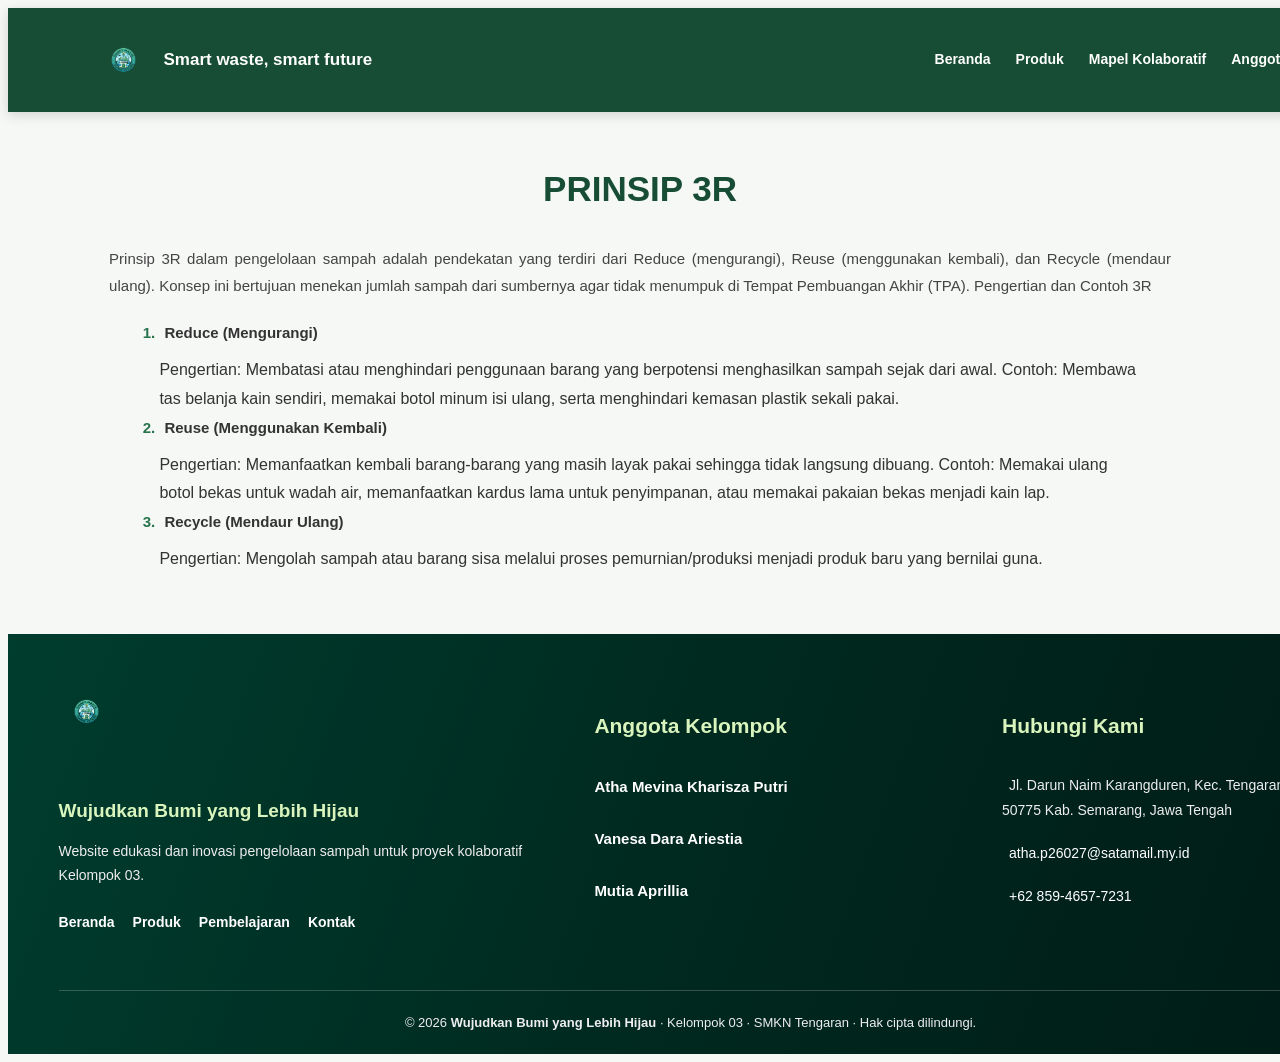
<file: recycle.html>
<!DOCTYPE html>
<html lang="en">
<head>
    <meta charset="UTF-8">
    <meta name="viewport" content="width=, initial-scale=1.0">
    <link rel="stylesheet" href="recycle.css">
    <title></title>
</head>
<body>
    <nav class="nav">
      <a class="logo" href="#home" aria-label="Sampahku Hartaku, ke beranda">
        <img src="logo.jpeg-removebg-preview.png" alt="Logo" class="logo-img" />
        <span>Smart waste, smart future</span>
      </a>

    
<div class="nav-links">
    <a href="index.html">Beranda</a>
    <a href="index.html#produk">Produk</a>
    <a href="index.html#mapel">Mapel Kolaboratif</a>
    <a href="index.html#member-wo">Anggota</a>
    <a href="index.html#contact">Kontak</a>
</div>

<button class="hamburger" id="hamburger"
    type="button"
    aria-label="Buka menu navigasi"
    aria-expanded="false"
    aria-controls="navDropdown">
    <span></span>
    <span></span>
    <span></span>
</button>

<div class="nav-dropdown" id="navDropdown">
    <a href="index.html">Beranda</a>
    <a href="index.html#produk">Produk</a>
    <a href="index.html#mapel">Mapel Kolaboratif</a>
    <a href="index.html#member-wo">Anggota</a>
    <a href="index.html#contact">Kontak</a>
</div>
</nav>

        </header>
    <h1 style="text-align: center;">PRINSIP 3R</h1>
    <p>
        Prinsip 3R dalam pengelolaan sampah adalah pendekatan yang terdiri dari Reduce (mengurangi), Reuse (menggunakan kembali), dan Recycle (mendaur ulang). Konsep ini bertujuan menekan jumlah sampah dari sumbernya agar tidak menumpuk di Tempat Pembuangan Akhir (TPA). 

        Pengertian dan Contoh 3R
        <ol>
        <li><b>Reduce (Mengurangi)</b></li>
        Pengertian: Membatasi atau menghindari penggunaan barang yang berpotensi menghasilkan sampah sejak dari awal.
        Contoh: Membawa tas belanja kain sendiri, memakai botol minum isi ulang, serta menghindari kemasan plastik sekali pakai. 
        <li><b>Reuse (Menggunakan Kembali)</b></li>
        Pengertian: Memanfaatkan kembali barang-barang yang masih layak pakai sehingga tidak langsung dibuang.
        Contoh: Memakai ulang botol bekas untuk wadah air, memanfaatkan kardus lama untuk penyimpanan, atau memakai pakaian bekas menjadi kain lap. 
        <li><b>Recycle (Mendaur Ulang)</b></li>
        Pengertian: Mengolah sampah atau barang sisa melalui proses pemurnian/produksi menjadi produk baru yang bernilai guna.
        </ol>
    </p>
<footer class="footer">
      <div class="footer-container">
        <div class="footer-brand">
          <img src="logo.jpeg-removebg-preview.png" alt="Logo" class="footer-logo">
          <h3>Wujudkan Bumi yang Lebih Hijau</h3>
          <p>
            Website edukasi dan inovasi pengelolaan sampah untuk proyek
            kolaboratif Kelompok 03.
          </p>
          <nav class="footer-nav" aria-label="Navigasi footer">
            <a href="#home">Beranda</a><a href="#produk">Produk</a
            ><a href="#mapel">Pembelajaran</a><a href="#contact">Kontak</a>
          </nav>
        </div>

        <div class="footer-team">
          <h4>Anggota Kelompok</h4>
          <div class="member-footer">
            <h5>Atha Mevina Kharisza Putri</h5>
          </div>

          <div class="member-footer">
            <h5>Vanesa Dara Ariestia</h5>
          </div>

          <div class="member-footer">
            <h5>Mutia Aprillia</h5>
          </div>
        </div>

        <div class="footer-contact">
          <h4>Hubungi Kami</h4>
          <p>
            <i class="fas fa-map-marker-alt"></i>Jl. Darun Naim Karangduren,
            Kec. Tengaran 50775 Kab. Semarang, Jawa Tengah
          </p>
          <p>
            <i class="fas fa-envelope"></i
            ><a href="mailto:atha.p26027@satamail.my.id"
              >atha.p26027@satamail.my.id</a
            >
          </p>
          <p>
            <i class="fas fa-phone"></i
            ><a href="tel:+62 85946577231">+62 859-4657-7231</a>
          </p>
        </div>
      </div>

      <div class="footer-bottom">
        <p>
          © 2026 <strong>Wujudkan Bumi yang Lebih Hijau</strong> · Kelompok 03 · SMKN Tengaran
          · Hak cipta dilindungi.
        </p>
      </div>
    </footer>

    <div
      class="lightbox"
      id="imageLightbox"
      role="dialog"
      aria-modal="true"
      aria-label="Pratinjau gambar"
      hidden
    >
      <div class="lightbox-dialog">
        <button
          class="lightbox-close"
          type="button"
          aria-label="Tutup pratinjau"
        >
          &times;
        </button>
        <img class="lightbox-image" alt="" />
      </div>
    </div>

</body>
</html>
</file>
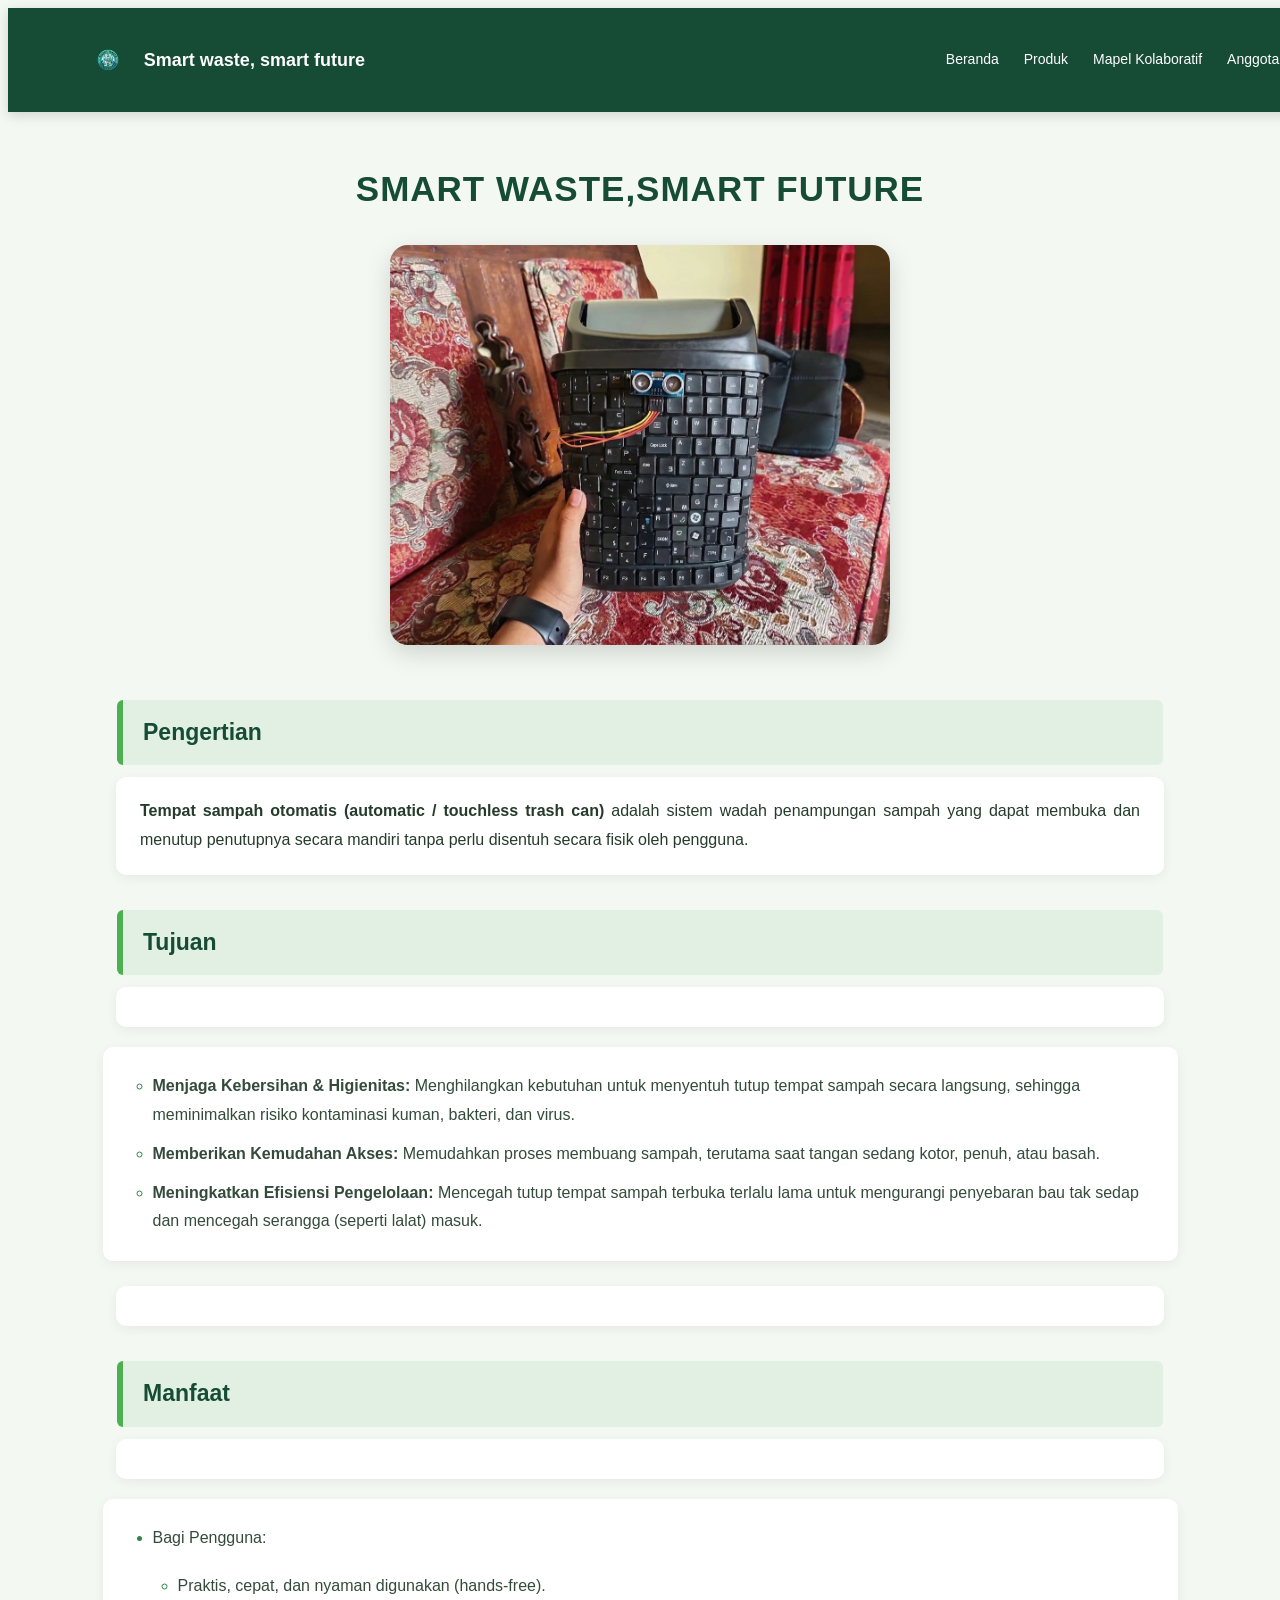
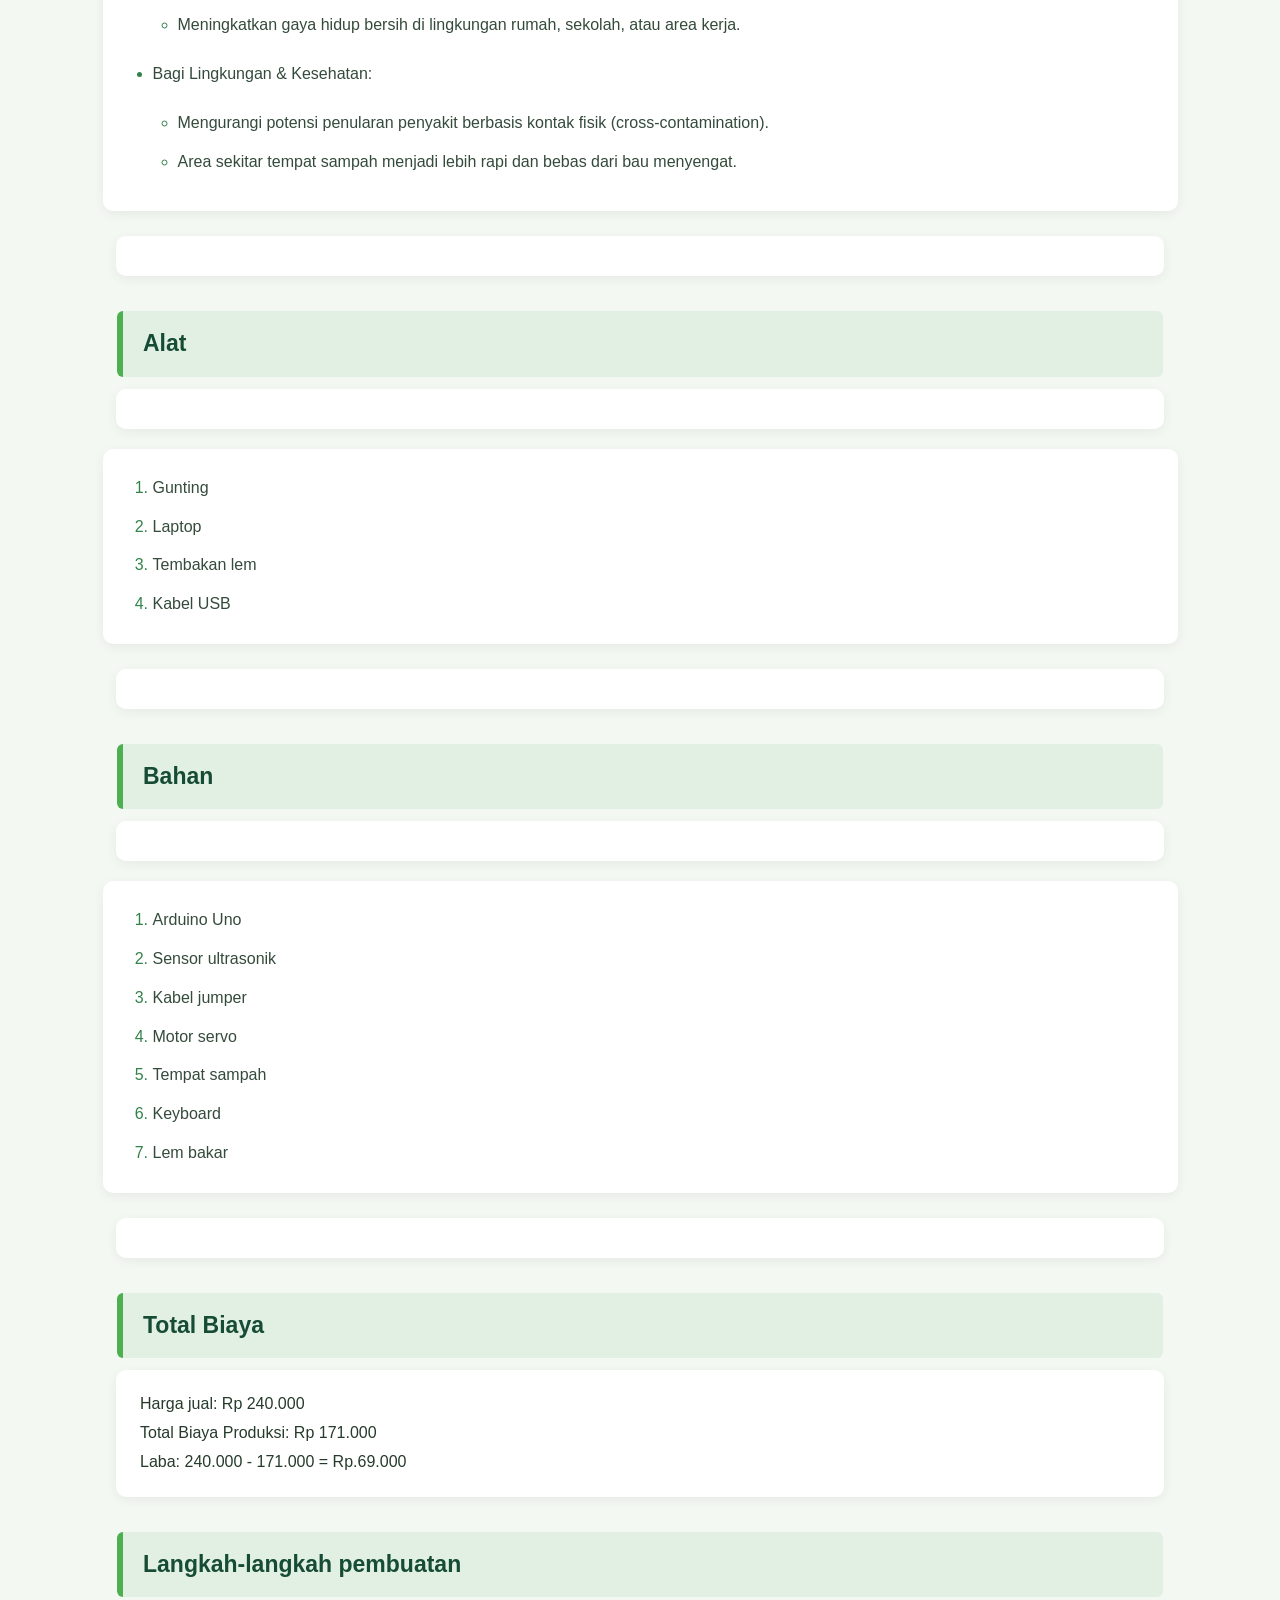
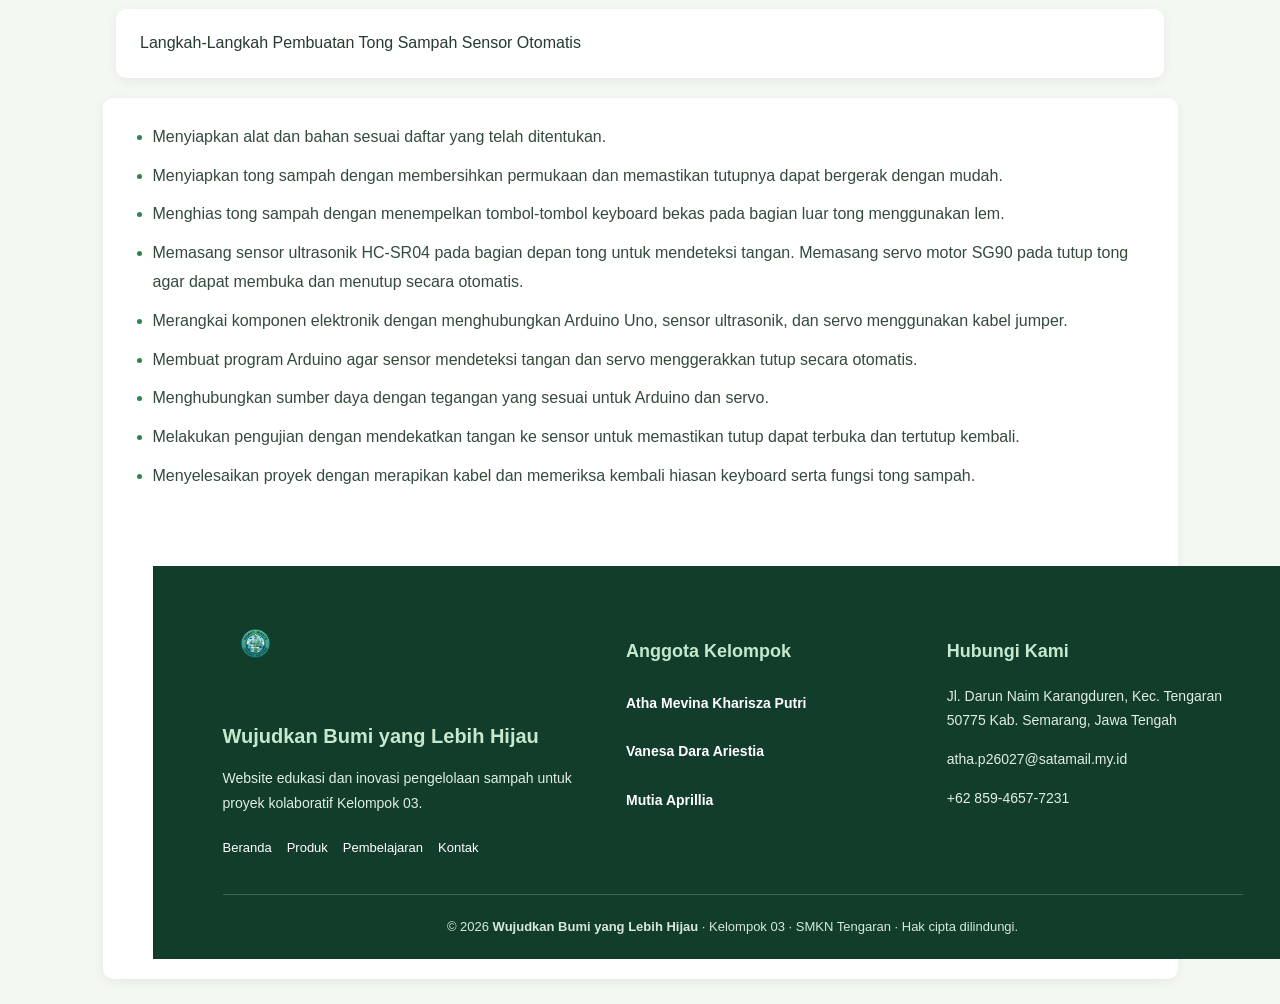
<file: smart waste.html>
<!DOCTYPE html>
<html lang="en">
<head>
    <meta charset="UTF-8">
    <meta name="viewport" content="width=device-width, initial-scale=1.0">
    <link rel="stylesheet" href="smart.css">
    <title>Document</title>
</head>
<body>
    <nav class="nav">
      <a class="logo" href="#home" aria-label="Sampahku Hartaku, ke beranda">
        <img src="logo.jpeg-removebg-preview.png" alt="Logo" class="logo-img" />
        <span>Smart waste, smart future</span>
      </a>

    
<div class="nav-links">
    <a href="index.html">Beranda</a>
    <a href="index.html#produk">Produk</a>
    <a href="index.html#mapel">Mapel Kolaboratif</a>
    <a href="index.html#member-wo">Anggota</a>
    <a href="index.html#contact">Kontak</a>
</div>

<button class="hamburger" id="hamburger"
    type="button"
    aria-label="Buka menu navigasi"
    aria-expanded="false"
    aria-controls="navDropdown">
    <span></span>
    <span></span>
    <span></span>
</button>

<div class="nav-dropdown" id="navDropdown">
    <a href="index.html">Beranda</a>
    <a href="index.html#produk">Produk</a>
    <a href="index.html#mapel">Mapel Kolaboratif</a>
    <a href="index.html#member-wo">Anggota</a>
    <a href="index.html#contact">Kontak</a>
</div>
</nav>

    <h1 style="text-align: center;">SMART WASTE,SMART FUTURE</h1>
    <div style="text-align: center;">
    <img src="tong sampah.jpeg" alt="gambar produk"
    width="500"
    height="400"></div>

    <h2>Pengertian</h2>
    <p>
        <b>
          Tempat sampah otomatis (automatic / touchless trash can)</b> adalah sistem wadah penampungan sampah yang dapat membuka dan menutup penutupnya secara mandiri tanpa perlu disentuh secara fisik oleh pengguna.
    </p>

    <h2>Tujuan</h2>
    <p>
        <ul type="circle">

        <li><b> Menjaga Kebersihan & Higienitas:</b> Menghilangkan kebutuhan untuk menyentuh tutup tempat sampah secara langsung, sehingga meminimalkan risiko kontaminasi kuman, bakteri, dan virus.</li>

        <li><b>Memberikan Kemudahan Akses:</b> Memudahkan proses membuang sampah, terutama saat tangan sedang kotor, penuh, atau basah.</li>

        <li><b>Meningkatkan Efisiensi Pengelolaan:</b> Mencegah tutup tempat sampah terbuka terlalu lama untuk mengurangi penyebaran bau tak sedap dan mencegah serangga (seperti lalat) masuk.</li>
        </ul>
    </p>

    <h2>Manfaat</h2>
    <p>
        <ul>
            <li> Bagi Pengguna:</li>
                <ul>
                    <li>Praktis, cepat, dan nyaman digunakan (hands-free).</li>

                    <li>Meningkatkan gaya hidup bersih di lingkungan rumah, sekolah, atau area kerja.</li>
                </ul>
            </li>
            <li>Bagi Lingkungan & Kesehatan:</li>
                <ul>
                    <li>Mengurangi potensi penularan penyakit berbasis kontak fisik (cross-contamination).</li>

                    <li>Area sekitar tempat sampah menjadi lebih rapi dan bebas dari bau menyengat.</li>
                </ul>
            </li>
        </ul>
    </p>

    <h2>Alat</h2>
    <p>
        <ol>
            <li>Gunting</li>
            <li>Laptop</li>
            <li>Tembakan lem</li>
            <li>Kabel USB</li>
        </ol>
    </p>

    <h2>Bahan</h2>
    <p>
        <ol>
            <li>Arduino Uno</li>
            <li>Sensor ultrasonik</li>
            <li>Kabel jumper</li>
            <li>Motor servo</li>
            <li>Tempat sampah</li>
            <li>Keyboard</li>
            <li>Lem bakar</li>
        </ol>
    </p>

    <h2>Total Biaya</h2>
    <p>
        Harga jual: Rp 240.000<br>
        Total Biaya Produksi: Rp 171.000<br>
        Laba: 240.000 - 171.000 = Rp.69.000<br>
    </p>

    <h2>Langkah-langkah pembuatan</h2>
    <p>
        Langkah-Langkah Pembuatan Tong Sampah Sensor Otomatis
<ul>
    <li>Menyiapkan alat dan bahan sesuai daftar yang telah ditentukan.</li>
    <li>Menyiapkan tong sampah dengan membersihkan permukaan dan memastikan tutupnya dapat bergerak dengan
    mudah.</li>
    <li>Menghias tong sampah dengan menempelkan tombol-tombol keyboard bekas pada bagian luar tong menggunakan
    lem.</li>
    <li>Memasang sensor ultrasonik HC-SR04 pada bagian depan tong untuk mendeteksi tangan.
    Memasang servo motor SG90 pada tutup tong agar dapat membuka dan menutup secara otomatis.</li>
   <li>Merangkai komponen elektronik dengan menghubungkan Arduino Uno, sensor ultrasonik, dan servo menggunakan
    kabel jumper.</li>
    <li>Membuat program Arduino agar sensor mendeteksi tangan dan servo menggerakkan tutup secara otomatis.</li>
    <li>Menghubungkan sumber daya dengan tegangan yang sesuai untuk Arduino dan servo.</li>
    <li>Melakukan pengujian dengan mendekatkan tangan ke sensor untuk memastikan tutup dapat terbuka dan tertutup
    kembali.</li>
    <li>Menyelesaikan proyek dengan merapikan kabel dan memeriksa kembali hiasan keyboard serta fungsi tong sampah.</li>
    </p>
 <div class="nav-dropdown" id="navDropdown">
        <a href="#home">Beranda</a>
        <a href="#produk">Produk</a>
        <a href="#mapel">Mapel Kolaboratif</a>
        <a href="#member-wo">Anggota</a>
        <a href="#contact">Kontak</a>
      </div>
    </nav>

    <footer class="footer">
      <div class="footer-container">
        <div class="footer-brand">
          <img src="logo.jpeg-removebg-preview.png" alt="Logo" class="footer-logo">
          <h3>Wujudkan Bumi yang Lebih Hijau</h3>
          <p>
            Website edukasi dan inovasi pengelolaan sampah untuk proyek
            kolaboratif Kelompok 03.
          </p>
          <nav class="footer-nav" aria-label="Navigasi footer">
            <a href="#home">Beranda</a><a href="#produk">Produk</a
            ><a href="#mapel">Pembelajaran</a><a href="#contact">Kontak</a>
          </nav>
        </div>

        <div class="footer-team">
          <h4>Anggota Kelompok</h4>
          <div class="member-footer">
            <h5>Atha Mevina Kharisza Putri</h5>
          </div>

          <div class="member-footer">
            <h5>Vanesa Dara Ariestia</h5>
          </div>

          <div class="member-footer">
            <h5>Mutia Aprillia</h5>
          </div>
        </div>

        <div class="footer-contact">
          <h4>Hubungi Kami</h4>
          <p>
            <i class="fas fa-map-marker-alt"></i>Jl. Darun Naim Karangduren,
            Kec. Tengaran 50775 Kab. Semarang, Jawa Tengah
          </p>
          <p>
            <i class="fas fa-envelope"></i
            ><a href="mailto:atha.p26027@satamail.my.id"
              >atha.p26027@satamail.my.id</a
            >
          </p>
          <p>
            <i class="fas fa-phone"></i
            ><a href="tel:+62 85946577231">+62 859-4657-7231</a>
          </p>
        </div>
      </div>

      <div class="footer-bottom">
        <p>
          © 2026 <strong>Wujudkan Bumi yang Lebih Hijau</strong> · Kelompok 03 · SMKN Tengaran
          · Hak cipta dilindungi.
        </p>
      </div>
    </footer>

    <div
      class="lightbox"
      id="imageLightbox"
      role="dialog"
      aria-modal="true"
      aria-label="Pratinjau gambar"
      hidden
    >
      <div class="lightbox-dialog">
        <button
          class="lightbox-close"
          type="button"
          aria-label="Tutup pratinjau"
        >
          &times;
        </button>
        <img class="lightbox-image" alt="" />
      </div>
    </div>


</body>
</html>
</file>
<file: style.css>
/* =====================================
   SMART WASTE, SMART FUTURE
   TEMA HIJAU NATURAL
===================================== */

:root {
    --hijau-tua: #123d2b;
    --hijau: #267a4d;
    --hijau-muda: #a3d900;
    --sage: #dcebdd;
    --putih: #ffffff;
    --background: #f6faf4;
    --text: #263b2e;
    --abu: #647568;
}

* {
    margin: 0;
    padding: 0;
    box-sizing: border-box;
    scroll-behavior: smooth;
}

body {
    font-family: 'Plus Jakarta Sans', sans-serif;
    background: var(--background);
    color: var(--text);
    line-height: 1.7;
}

section {
    scroll-margin-top: 85px;
}

/* =====================================
   NAVBAR
===================================== */

.nav {
    width: 100%;
    min-height: 76px;
    padding: 10px 7%;
    display: flex;
    align-items: center;
    justify-content: space-between;
    position: sticky;
    top: 0;
    z-index: 1000;
    background: var(--hijau-tua);
    box-shadow: 0 4px 18px rgba(0,0,0,0.15);
}

.logo {
    display: flex;
    align-items: center;
    gap: 12px;
    color: white;
    text-decoration: none;
    font-size: 17px;
    font-weight: 800;
}

.logo img {
    width: 80px;
    height: 80px;
    object-fit: contain;
}

.nav-links {
    display: flex;
    align-items: center;
    gap: 27px;
}

.nav-links a,
.nav-dropdown a {
    color: white;
    text-decoration: none;
    font-size: 13px;
    font-weight: 700;
    transition: 0.3s;
}

.nav-links a:hover,
.nav-dropdown a:hover {
    color: #b9e58a;
}

.hamburger {
    display: none;
    background: transparent;
    border: none;
    cursor: pointer;
}

.nav-dropdown {
    display: none;
}

/* =====================================
   HERO / BERANDA
   SESUAI FOTO REFERENSI
===================================== */

.hero {
    position: relative;
    min-height: 590px;
    display: flex;
    align-items: center;
    overflow: hidden;
    background: var(--hijau-tua);
}

.hero > img {
    position: absolute;
    inset: 0;
    width: 100%;
    height: 100%;
    object-fit: cover;
    object-position: center;
}

.hero-overlay {
    position: relative;
    z-index: 1;
    width: 100%;
    min-height: 590px;
    display: flex;
    align-items: center;
    padding: 75px 10%;
    background: linear-gradient(
        90deg,
        rgba(5,43,25,0.94) 0%,
        rgba(8,61,34,0.78) 43%,
        rgba(8,61,34,0.15) 100%
    );
}

.hero-text {
    max-width: 670px;
    color: white;
}

.hero-badge {
    display: inline-block;
    padding: 9px 19px;
    margin-bottom: 25px;
    border: 1px solid rgba(255,255,255,0.55);
    border-radius: 30px;
    background: rgba(255,255,255,0.17);
    color: white;
    font-size: 13px;
    font-weight: 700;
}

.hero h1 {
    margin-bottom: 22px;
    color: white;
    font-size: clamp(42px,5.5vw,68px);
    font-weight: 800;
    line-height: 1.13;
    letter-spacing: -2px;
}

.hero h1 span {
    color: #b5e36b;
}

.hero p {
    max-width: 550px;
    margin-bottom: 28px;
    color: #f1f7ef;
    font-size: 15px;
    line-height: 1.8;
}

.hero-actions {
    display: flex;
    align-items: center;
    flex-wrap: wrap;
    gap: 15px;
}

.button {
    display: inline-flex;
    align-items: center;
    justify-content: center;
    gap: 9px;
    padding: 14px 25px;
    border-radius: 12px;
    text-decoration: none;
    font-size: 13px;
    font-weight: 800;
    transition: 0.3s;
}

.button-primary {
    background: var(--hijau-muda);
    color: #183b20;
    border: 2px solid var(--hijau-muda);
}

.button-primary:hover {
    background: white;
    border-color: white;
    transform: translateY(-3px);
}

.button-quiet {
    background: transparent;
    color: white;
    border: 2px solid white;
}

.button-quiet:hover {
    background: white;
    color: var(--hijau-tua);
}

/* =====================================
   LATAR BELAKANG
===================================== */

.main {
    display: flex;
    justify-content: center;
    padding: 85px 9%;
}

.content-left {
    width: 100%;
    max-width: 900px;
    padding: 42px;
    text-align: center;
    background: white;
    border-left: 6px solid var(--hijau);
    border-radius: 20px;
    box-shadow: 0 8px 30px rgba(24,76,43,0.08);
}

.content-left h2 {
    margin-bottom: 17px;
    color: var(--hijau-tua);
    font-size: 30px;
}

.content-left p {
    color: var(--abu);
    font-size: 14px;
}

/* =====================================
   TUJUAN DAN PERMASALAHAN
===================================== */

#masalah {
    padding: 75px 8%;
    background: #eaf3e8;
}

.masalah {
    max-width: 1200px;
    margin: auto;
}

.masalah-header {
    margin-bottom: 38px;
    text-align: center;
}

.masalah-kicker {
    display: inline-block;
    margin-bottom: 10px;
    color: var(--hijau);
    font-size: 13px;
    font-weight: 800;
}

.masalah-header h2 {
    margin-bottom: 15px;
    color: var(--hijau-tua);
    font-size: 32px;
}

.masalah-header ul {
    display: inline-block;
    padding-left: 22px;
    color: var(--abu);
    text-align: left;
    font-size: 14px;
}

.solusi-grid {
    display: grid;
    grid-template-columns: repeat(2,1fr);
    gap: 22px;
}

.solusi-card {
    padding: 30px;
    background: white;
    border: 1px solid #dcebdd;
    border-radius: 18px;
    box-shadow: 0 5px 20px rgba(24,76,43,0.06);
    transition: 0.3s;
}

.solusi-card:hover {
    transform: translateY(-5px);
    box-shadow: 0 12px 25px rgba(24,76,43,0.12);
}

.solusi-icon {
    display: inline-flex;
    width: 48px;
    height: 48px;
    align-items: center;
    justify-content: center;
    margin-bottom: 15px;
    border-radius: 14px;
    background: var(--sage);
    color: var(--hijau);
    font-size: 21px;
}

.solusi-card h3 {
    margin-bottom: 12px;
    color: var(--hijau-tua);
    font-size: 18px;
}

.solusi-card p,
.solusi-card li {
    color: var(--abu);
    font-size: 13px;
}

.solusi-card ol {
    padding-left: 20px;
}

/* =====================================
   PRODUK KAMI
===================================== */

.produk {
    padding: 85px 7%;
    background: var(--background);
}

.produk-header {
    margin-bottom: 40px;
    text-align: center;
}

.produk-header h2 {
    margin-bottom: 10px;
    color: var(--hijau-tua);
    font-size: 32px;
}

.section-intro {
    color: var(--abu);
    font-size: 14px;
}

.product-grid {
    display: grid;
    grid-template-columns: repeat(4,1fr);
    gap: 22px;
}

.card {
    overflow: hidden;
    background: white;
    border: 1px solid #e0eae0;
    border-radius: 17px;
    box-shadow: 0 5px 18px rgba(24,76,43,0.06);
    transition: 0.3s;
}

.card:hover {
    transform: translateY(-7px);
    box-shadow: 0 12px 25px rgba(24,76,43,0.13);
}

.product-image {
    display: block;
    width: 100%;
    height: 190px;
    overflow: hidden;
    background: var(--sage);
}

.product-image img {
    width: 100%;
    height: 100%;
    object-fit: cover;
    transition: 0.4s;
}

.card:hover .product-image img {
    transform: scale(1.06);
}

.card-content {
    padding: 20px;
}

.product-category {
    display: inline-block;
    margin-bottom: 12px;
    padding: 5px 12px;
    border-radius: 20px;
    background: var(--sage);
    color: var(--hijau);
    font-size: 10px;
    font-weight: 800;
}

.card-content h3 {
    margin-bottom: 10px;
    color: var(--hijau-tua);
    font-size: 15px;
    line-height: 1.5;
}

.card-content p {
    margin-bottom: 18px;
    color: var(--abu);
    font-size: 12px;
}

.product-action {
    color: var(--hijau);
    text-decoration: none;
    font-size: 12px;
    font-weight: 800;
}

.product-action:hover {
    color: #77a94c;
}

.product-contact {
    display: table;
    margin: 40px auto 0;
}

.button-outline {
    border: 2px solid var(--hijau);
    color: var(--hijau);
    background: transparent;
}

.button-outline:hover {
    background: var(--hijau);
    color: white;
}

/* =====================================
   MATA PELAJARAN
===================================== */

#mapel {
    padding: 80px 7%;
    background: #eaf3e8;
}

.section-title {
    margin-bottom: 40px;
    color: var(--hijau-tua);
    text-align: center;
    font-size: 32px;
}

.mapel-container {
    max-width: 1200px;
    margin: auto;
}

.mapel-block {
    margin-bottom: 45px;
}

.mapel-name {
    margin-bottom: 8px;
    padding-left: 15px;
    border-left: 5px solid var(--hijau);
    color: var(--hijau-tua);
    font-size: 22px;
}

.mapel-block > p {
    margin-bottom: 20px;
    color: var(--abu);
    font-size: 13px;
}

.mapel-gallery {
    display: grid;
    grid-template-columns: repeat(3,1fr);
    gap: 20px;
}

/* =====================================
   ANGGOTA KELOMPOK
===================================== */

.team {
    padding: 85px 8%;
    text-align: center;
    background: var(--background);
}

.team > h2 {
    margin-bottom: 40px;
    color: var(--hijau-tua);
    font-size: 32px;
}

.team-container {
    display: grid;
    grid-template-columns: repeat(3,1fr);
    gap: 25px;
    max-width: 1000px;
    margin: auto;
}

.member {
    padding: 30px 20px;
    background: white;
    border: 1px solid #e0eae0;
    border-radius: 20px;
    box-shadow: 0 5px 20px rgba(24,76,43,0.07);
    transition: 0.3s;
}

.member:hover {
    transform: translateY(-6px);
}

.member img {
    width: 115px;
    height: 115px;
    margin-bottom: 15px;
    border: 5px solid var(--sage);
    border-radius: 50%;
    object-fit: cover;
}

.member h3 {
    margin-bottom: 5px;
    color: var(--hijau-tua);
    font-size: 15px;
}

.member p {
    color: var(--abu);
    font-size: 12px;
}

.icons {
    display: flex;
    justify-content: center;
    gap: 13px;
    margin-top: 18px;
}

.icons a {
    display: flex;
    width: 37px;
    height: 37px;
    align-items: center;
    justify-content: center;
    border-radius: 50%;
    background: var(--sage);
    color: var(--hijau);
    text-decoration: none;
    transition: 0.3s;
}

.icons a:hover {
    background: var(--hijau);
    color: white;
}

/* =====================================
   KONTAK
===================================== */

.contact {
    padding: 80px 8%;
    background: #eaf3e8;
}

.contact > h2 {
    color: var(--hijau-tua);
    text-align: center;
    font-size: 32px;
}

.contact > p {
    margin: 10px 0 40px;
    color: var(--abu);
    text-align: center;
    font-size: 13px;
}

.contact-container {
    display: grid;
    grid-template-columns: 1.2fr 0.8fr;
    gap: 30px;
    max-width: 1000px;
    margin: auto;
}

.contact-form,
.contact-info {
    padding: 30px;
    border-radius: 18px;
    background: white;
    box-shadow: 0 5px 20px rgba(24,76,43,0.06);
}

.form-group {
    margin-bottom: 17px;
}

.form-group input,
.form-group textarea {
    width: 100%;
    padding: 14px 16px;
    border: 1px solid #dce8dc;
    border-radius: 10px;
    outline: none;
    background: #f8fbf7;
    font-family: inherit;
    font-size: 13px;
}

.form-group input:focus,
.form-group textarea:focus {
    border-color: var(--hijau);
    box-shadow: 0 0 0 3px rgba(38,122,77,0.10);
}

.form-group textarea {
    resize: vertical;
}

.send-btn {
    width: 100%;
    padding: 14px;
    border: none;
    border-radius: 10px;
    background: var(--hijau);
    color: white;
    font-family: inherit;
    font-weight: 800;
    cursor: pointer;
    transition: 0.3s;
}

.send-btn:hover {
    background: var(--hijau-tua);
}

.contact-info h3 {
    margin-bottom: 20px;
    color: var(--hijau-tua);
}

.contact-info p {
    margin-bottom: 18px;
    color: var(--abu);
    font-size: 13px;
}

.contact-info a {
    color: var(--hijau);
    text-decoration: none;
}

/* =====================================
   FOOTER
===================================== */

.footer {
    padding: 55px 8% 0;
    background: #123d2b;
    color: white;
}

.footer-container {
    display: grid;
    grid-template-columns: 1.3fr 1fr 1fr;
    gap: 40px;
    max-width: 1200px;
    margin: auto;
}

.footer-logo {
    width: 65px;
    height: 65px;
    object-fit: contain;
}

.footer-brand h3 {
    margin: 15px 0 10px;
    font-size: 19px;
}

.footer p {
    color: #c3d8c8;
    font-size: 12px;
}

.footer-nav {
    display: flex;
    flex-wrap: wrap;
    gap: 15px;
    margin-top: 20px;
}

.footer-nav a {
    color: white;
    text-decoration: none;
    font-size: 12px;
}

.footer h4 {
    margin-bottom: 20px;
    color: #b9e3bd;
    font-size: 17px;
}

.member-footer {
    margin-bottom: 20px;
}

.member-footer h5 {
    margin-bottom: 8px;
    font-size: 13px;
}

.social-icons {
    display: flex;
    gap: 12px;
}

.social-icons a {
    color: #c5e8ca;
    font-size: 17px;
}

.social-icons a:hover {
    color: white;
}

.footer-contact p {
    margin-bottom: 15px;
}

.footer-contact a {
    color: #c5e8ca;
    text-decoration: none;
}

.footer-bottom {
    margin-top: 45px;
    padding: 20px 0;
    border-top: 1px solid rgba(255,255,255,0.15);
    text-align: center;
}

/* =====================================
   LIGHTBOX GAMBAR
===================================== */

.lightbox[hidden] {
    display: none;
}

.lightbox {
    position: fixed;
    inset: 0;
    z-index: 2000;
    display: flex;
    align-items: center;
    justify-content: center;
    padding: 20px;
    background: rgba(0,0,0,0.88);
}

.lightbox-dialog {
    position: relative;
    width: 100%;
    max-width: 900px;
    text-align: center;
}

.lightbox-image {
    max-width: 100%;
    max-height: 85vh;
    border-radius: 10px;
    object-fit: contain;
}

.lightbox-close {
    position: absolute;
    top: -45px;
    right: 0;
    width: 38px;
    height: 38px;
    border: none;
    border-radius: 50%;
    background: var(--hijau);
    color: white;
    font-size: 25px;
    cursor: pointer;
}

/* =====================================
   RESPONSIVE TABLET
===================================== */

@media (max-width: 1000px) {
    .product-grid {
        grid-template-columns: repeat(3,1fr);
    }

    .footer-container {
        grid-template-columns: repeat(2,1fr);
    }
}

/* =====================================
   RESPONSIVE HP
===================================== */

@media (max-width: 650px) {

    .nav {
        min-height: 65px;
        padding: 10px 5%;
    }

    .logo {
        gap: 8px;
        font-size: 13px;
    }

    .logo img {
        width: 37px;
        height: 37px;
    }

    .nav-links {
        display: none;
    }

    .hamburger {
        display: block;
    }

    .hamburger span {
        display: block;
        width: 25px;
        height: 3px;
        margin: 5px 0;
        border-radius: 5px;
        background: white;
    }

    .nav-dropdown {
        position: absolute;
        top: 100%;
        left: 0;
        width: 100%;
        padding: 20px 6%;
        flex-direction: column;
        gap: 17px;
        background: var(--hijau-tua);
        box-shadow: 0 8px 15px rgba(0,0,0,0.15);
    }

    .nav-dropdown.active {
        display: flex;
    }

    .hero,
    .hero-overlay {
        min-height: 500px;
    }

    .hero-overlay {
        padding: 55px 7%;
        background: linear-gradient(
            90deg,
            rgba(5,43,25,0.94),
            rgba(8,61,34,0.72)
        );
    }

    .hero h1 {
        font-size: clamp(37px,10vw,48px);
        letter-spacing: -1px;
    }

    .hero p {
        font-size: 13px;
    }

    .main,
    .produk,
    .team,
    .contact,
    #mapel,
    #masalah {
        padding: 55px 5%;
    }

    .content-left {
        padding: 25px;
    }

    .content-left h2,
    .masalah-header h2,
    .produk-header h2,
    .team > h2,
    .contact > h2,
    .section-title {
        font-size: 25px;
    }

    .solusi-grid {
        grid-template-columns: 1fr;
    }

    .product-grid {
        grid-template-columns: repeat(2,minmax(0,1fr));
        gap: 12px;
    }

    .product-image {
        height: 140px;
    }

    .card-content {
        padding: 13px;
    }

    .card-content h3 {
        font-size: 13px;
    }

    .card-content p {
        font-size: 11px;
    }

    .mapel-gallery {
        grid-template-columns: repeat(2,minmax(0,1fr));
        gap: 12px;
    }

    .team-container {
        grid-template-columns: 1fr;
        max-width: 350px;
    }

    .contact-container {
        grid-template-columns: 1fr;
    }

    .footer {
        padding: 45px 7% 0;
    }

    .footer-container {
        grid-template-columns: 1fr;
        gap: 30px;
    }
}
</file>
<file: artlight.css>
```css
/* =========================
   RESET DASAR
========================= */
* {
    margin: 0;
    padding: 0;
    box-sizing: border-box;
}

html {
    scroll-behavior: smooth;
}

body {
    font-family: 'Poppins', Arial, sans-serif;
    background: #f3f8f2;
    color: #263b2c;
    line-height: 1.8;
    overflow-x: hidden;
}

/* =========================
   NAVBAR
========================= */
.nav {
    width: 100%;
    min-height: 80px;
    background: #164b35;
    display: flex;
    align-items: center;
    justify-content: space-between;
    padding: 12px 6%;
    position: relative;
    z-index: 100;
    box-shadow: 0 3px 12px rgba(0,0,0,0.15);
}

.logo {
    display: flex;
    align-items: center;
    gap: 12px;
    color: white;
    text-decoration: none;
    font-size: 18px;
    font-weight: bold;
}

.logo-img {
    width: 48px;
    height: 48px;
    object-fit: contain;
}

.nav-links {
    display: flex;
    align-items: center;
    gap: 25px;
}

.nav-links a,
.nav-dropdown a {
    color: white;
    text-decoration: none;
    font-size: 14px;
    font-weight: 500;
    transition: 0.3s;
}

.nav-links a:hover,
.nav-dropdown a:hover {
    color: #a8e6b5;
}

/* HAMBURGER */
.hamburger {
    display: none;
    background: none;
    border: none;
    cursor: pointer;
}

.hamburger span {
    display: block;
    width: 27px;
    height: 3px;
    background: white;
    margin: 5px;
    border-radius: 5px;
}

.nav-dropdown {
    display: none;
}

/* =========================
   JUDUL HALAMAN
========================= */
h1 {
    text-align: center;
    color: #164b35;
    font-size: 35px;
    margin: 45px 15px 25px;
    letter-spacing: 1px;
}

/* =========================
   GAMBAR PRODUK
========================= */
body > div[style*="text-align: center"] {
    text-align: center;
    margin: 20px auto 45px;
    padding: 0 15px;
}

body > div[style*="text-align: center"] img {
    width: 400px;
    max-width: 100%;
    height: 500px;
    object-fit: cover;
    border-radius: 18px;
    box-shadow: 0 8px 25px rgba(0,0,0,0.15);
}

/* =========================
   JUDUL MATERI
========================= */
body > h2,
.total-biaya h2 {
    width: 90%;
    max-width: 1000px;
    margin: 35px auto 12px;
    padding: 12px 20px;
    color: #164b35;
    font-size: 23px;
    background: #e1f0e2;
    border-left: 6px solid #4caf50;
    border-radius: 6px;
}

/* =========================
   PARAGRAF
========================= */
body > p {
    width: 90%;
    max-width: 1000px;
    margin: 0 auto 20px;
    padding: 20px 24px;
    background: white;
    border-radius: 10px;
    box-shadow: 0 3px 12px rgba(0,0,0,0.06);
    text-align: justify;
}

/* =========================
   DAFTAR LIST
========================= */
body > ol,
body > ul,
body > p ol,
body > p ul {
    width: 90%;
    max-width: 1000px;
    margin: 0 auto 25px;
    padding: 20px 25px 20px 50px;
    background: white;
    border-radius: 10px;
    box-shadow: 0 3px 12px rgba(0,0,0,0.06);
}

li {
    padding: 5px 0;
    color: #344b3b;
}

li::marker {
    color: #32834b;
}

/* =========================
   TOTAL BIAYA
========================= */
.total-biaya {
    width: 90%;
    max-width: 1000px;
    margin: 40px auto 60px;
    padding: 25px;
    background: #e5f3e6;
    border: 1px solid #b9d9bd;
    border-radius: 15px;
}

.total-biaya h2 {
    width: 100%;
    margin: 0 0 15px;
    padding: 0 0 12px;
    background: transparent;
    border-left: none;
    border-bottom: 2px solid #4caf50;
}

.total-biaya p {
    width: 100%;
    margin: 10px 0;
    padding: 10px 15px;
    background: white;
    border-radius: 8px;
    box-shadow: none;
    text-align: left;
}

.total-biaya strong {
    color: #16713b;
}

/* =========================
   FOOTER
========================= */
.footer {
    width: 100%;
    background: #123d2b;
    color: white;
    margin-top: 70px;
    padding: 45px 7% 0;
}

.footer-container {
    width: 100%;
    max-width: 1200px;
    margin: auto;
    display: grid;
    grid-template-columns: 1.3fr 1fr 1fr;
    gap: 45px;
}

.footer-logo {
    width: 65px;
    height: 65px;
    object-fit: contain;
    margin-bottom: 12px;
}

.footer h3 {
    color: #c5e8ce;
    font-size: 20px;
    margin-bottom: 12px;
}

.footer h4 {
    color: #c5e8ce;
    font-size: 18px;
    margin-bottom: 18px;
}

.footer h5 {
    color: white;
    font-size: 14px;
    margin-bottom: 8px;
}

.footer p {
    color: #e0eee4;
    font-size: 14px;
    background: transparent;
    box-shadow: none;
    padding: 0;
    margin: 0 0 15px;
    text-align: left;
}

.footer-nav {
    display: flex;
    flex-wrap: wrap;
    gap: 15px;
    margin-top: 20px;
}

.footer-nav a {
    color: white;
    text-decoration: none;
    font-size: 13px;
}

.footer-nav a:hover {
    color: #9ee6ae;
}

.member-footer {
    margin-bottom: 18px;
}

.footer-contact p {
    line-height: 1.7;
    overflow-wrap: anywhere;
}

.footer-contact a {
    color: #e0eee4;
    text-decoration: none;
}

.footer-contact a:hover {
    color: #9ee6ae;
}

.footer-bottom {
    width: 100%;
    border-top: 1px solid rgba(255,255,255,0.2);
    margin-top: 35px;
    padding: 20px 10px;
    text-align: center;
}

.footer-bottom p {
    color: #d6e8dc;
    font-size: 13px;
    margin: 0;
    text-align: center;
}

/* =========================
   LIGHTBOX
========================= */
.lightbox {
    position: fixed;
    inset: 0;
    background: rgba(0,0,0,0.85);
    display: flex;
    align-items: center;
    justify-content: center;
    z-index: 999;
    padding: 20px;
}

.lightbox[hidden] {
    display: none;
}

.lightbox-dialog {
    position: relative;
    max-width: 90%;
    max-height: 90vh;
}

.lightbox-image {
    max-width: 100%;
    max-height: 85vh;
    object-fit: contain;
    border-radius: 10px;
}

.lightbox-close {
    position: absolute;
    top: -40px;
    right: 0;
    background: none;
    border: none;
    color: white;
    font-size: 35px;
    cursor: pointer;
}

/* =========================
   RESPONSIVE TABLET
========================= */
@media (max-width: 900px) {
    .nav-links {
        gap: 12px;
    }

    .footer-container {
        grid-template-columns: 1fr 1fr;
    }
}

/* =========================
   RESPONSIVE HP
========================= */
@media (max-width: 650px) {
    .nav {
        padding: 12px 5%;
    }

    .logo {
        font-size: 14px;
    }

    .logo-img {
        width: 40px;
        height: 40px;
    }

    .nav-links {
        display: none;
    }

    .hamburger {
        display: block;
    }

    .nav-dropdown {
        position: absolute;
        top: 100%;
        right: 0;
        width: 100%;
        background: #164b35;
        padding: 15px 25px;
        flex-direction: column;
        gap: 15px;
        box-shadow: 0 5px 10px rgba(0,0,0,0.15);
    }

    .nav-dropdown.show {
        display: flex;
    }

    h1 {
        font-size: 26px;
        margin-top: 30px;
    }

    body > h2 {
        font-size: 20px;
    }

    body > p,
    body > ol,
    body > ul {
        font-size: 14px;
        padding: 15px 20px;
    }

    body > div[style*="text-align: center"] img {
        height: auto;
        max-height: 500px;
    }

    .total-biaya {
        padding: 18px;
    }

    .footer {
        padding: 35px 7% 0;
    }

    .footer-container {
        grid-template-columns: 1fr;
        gap: 30px;
    }

    .footer-bottom {
        margin-top: 25px;
    }
}
```
</file>
<file: atha.css>
/* =====================================
   WEBSITE LKPD SPLDV - ATHA
===================================== */

/* RESET */
* {
    margin: 0;
    padding: 0;
    box-sizing: border-box;
    scroll-behavior: smooth;
}

html, body {
    width: 100%;
    min-height: 100%;
}

body {
    font-family: Arial, Helvetica, sans-serif;
    background: #f2f7f2;
    color: #263b2c;
    line-height: 1.8;
    overflow-x: hidden;
}

/* =====================================
   NAVBAR
===================================== */

.nav {
    width: 100%;
    min-height: 75px;
    background: #145c36;
    display: flex;
    justify-content: space-between;
    align-items: center;
    padding: 10px 6%;
    position: sticky;
    top: 0;
    z-index: 1000;
    box-shadow: 0 3px 12px rgba(0,0,0,0.15);
}

.logo {
    display: flex;
    align-items: center;
    gap: 12px;
    color: white;
    text-decoration: none;
    font-size: 17px;
    font-weight: bold;
}

.logo-img {
    width: 48px;
    height: 48px;
    object-fit: contain;
}

.nav-links {
    display: flex;
    align-items: center;
    gap: 25px;
}

.nav-links a {
    color: white;
    text-decoration: none;
    font-size: 14px;
    font-weight: bold;
    transition: 0.3s;
}

.nav-links a:hover {
    color: #a9e7b9;
}

/* HAMBURGER */

.hamburger {
    display: none;
    background: none;
    border: none;
    cursor: pointer;
}

.hamburger span {
    display: block;
    width: 26px;
    height: 3px;
    margin: 5px;
    background: white;
    border-radius: 5px;
}

/* DROPDOWN */

.nav-dropdown {
    display: none;
}

/* =====================================
   CONTAINER UTAMA
===================================== */

.container {
    width: 90%;
    max-width: 1250px;
    margin: 50px auto;
    display: grid;
    grid-template-columns: 0.85fr 1.5fr;
    align-items: start;
    gap: 40px;
}

/* =====================================
   GAMBAR SEBELAH KIRI
===================================== */

.gambar {
    width: 100%;
    position: sticky;
    top: 110px;
    text-align: center;
}

.gambar img {
    width: 100%;
    max-width: 400px;
    height: auto;
    object-fit: contain;
    border-radius: 18px;
    background: white;
    padding: 10px;
    box-shadow: 0 5px 20px rgba(0,0,0,0.12);
    transition: 0.3s;
}

.gambar img:hover {
    transform: translateY(-5px);
}

/* =====================================
   BAGIAN JAWABAN
===================================== */

.jawaban {
    width: 100%;
    background: white;
    padding: 35px;
    border-radius: 18px;
    box-shadow: 0 5px 20px rgba(0,0,0,0.08);
}

.jawaban h2 {
    color: #145c36;
    font-size: 27px;
    margin-bottom: 5px;
    border-left: 6px solid #43a66b;
    padding-left: 15px;
}

.jawaban h3 {
    color: #267548;
    font-size: 19px;
    margin-top: 25px;
    margin-bottom: 10px;
}

.jawaban p {
    font-size: 15px;
    line-height: 1.9;
    text-align: justify;
    margin: 10px 0;
}

.jawaban b {
    color: #145c36;
}

.jawaban ul {
    margin: 10px 0 10px 25px;
    padding-left: 15px;
}

.jawaban li {
    font-size: 15px;
    margin-bottom: 10px;
    line-height: 1.8;
}

.jawaban li::marker {
    color: #27834d;
}

/* =====================================
   FOOTER FULL WIDTH
===================================== */

.footer {
    display: block;
    width: 100%;
    margin: 60px 0 0;
    padding: 45px 6% 15px;
    background: #10482c;
    color: white;
    box-sizing: border-box;
}

.footer-container {
    width: 100%;
    max-width: 1200px;
    margin: 0 auto;
    display: grid;
    grid-template-columns: 1.5fr 1fr 1.3fr;
    gap: 40px;
}

.footer-brand,
.footer-team,
.footer-contact {
    min-width: 0;
}

.footer-logo {
    width: 75px;
    height: 75px;
    object-fit: contain;
    margin-bottom: 10px;
}

.footer h3 {
    color: #a9e7b9;
    font-size: 21px;
    margin-bottom: 10px;
}

.footer h4 {
    color: #a9e7b9;
    font-size: 18px;
    margin-bottom: 15px;
}

.footer h5 {
    color: white;
    font-size: 14px;
    font-weight: normal;
}

.footer p {
    color: white;
    font-size: 14px;
    line-height: 1.8;
    margin: 8px 0;
    text-align: left;
}

/* FOOTER NAVIGATION */

.footer-nav {
    display: flex;
    flex-wrap: wrap;
    gap: 15px;
    margin-top: 20px;
}

.footer-nav a {
    color: white;
    text-decoration: none;
    font-size: 13px;
    transition: 0.3s;
}

.footer-nav a:hover {
    color: #a9e7b9;
}

/* FOOTER ANGGOTA */

.member-footer {
    padding: 10px 0;
    border-bottom: 1px solid rgba(255,255,255,0.2);
}

/* FOOTER KONTAK */

.footer-contact a {
    color: white;
    text-decoration: none;
    overflow-wrap: anywhere;
}

.footer-contact a:hover {
    color: #a9e7b9;
}

/* FOOTER BOTTOM */

.footer-bottom {
    width: 100%;
    margin-top: 35px;
    padding-top: 18px;
    border-top: 1px solid rgba(255,255,255,0.25);
    text-align: center;
}

.footer-bottom p {
    text-align: center;
    font-size: 12px;
    margin: 0;
}

/* =====================================
   LIGHTBOX
===================================== */

.lightbox {
    position: fixed;
    inset: 0;
    width: 100%;
    height: 100%;
    background: rgba(0,0,0,0.85);
    display: flex;
    align-items: center;
    justify-content: center;
    z-index: 2000;
    padding: 20px;
}

.lightbox[hidden] {
    display: none;
}

.lightbox-dialog {
    position: relative;
    max-width: 90%;
    max-height: 90%;
}

.lightbox-image {
    max-width: 100%;
    max-height: 80vh;
    border-radius: 12px;
}

.lightbox-close {
    position: absolute;
    top: -45px;
    right: 0;
    background: none;
    border: none;
    color: white;
    font-size: 35px;
    cursor: pointer;
}

/* =====================================
   TABLET
===================================== */

@media screen and (max-width: 900px) {

    .container {
        width: 92%;
        grid-template-columns: 1fr 1.5fr;
        gap: 25px;
    }

    .jawaban {
        padding: 25px;
    }

    .nav-links {
        gap: 12px;
    }

    .nav-links a {
        font-size: 12px;
    }

    .footer-container {
        grid-template-columns: 1fr 1fr;
    }
}

/* =====================================
   HANDPHONE
===================================== */

@media screen and (max-width: 650px) {

    /* NAVBAR */

    .nav {
        padding: 10px 5%;
    }

    .logo {
        font-size: 13px;
    }

    .logo-img {
        width: 42px;
        height: 42px;
    }

    .nav-links {
        display: none;
    }

    .hamburger {
        display: block;
    }

    .nav-dropdown {
        display: none;
        position: absolute;
        top: 100%;
        left: 0;
        width: 100%;
        background: #145c36;
        padding: 18px 25px;
        flex-direction: column;
        gap: 12px;
        box-shadow: 0 5px 10px rgba(0,0,0,0.15);
    }

    .nav-dropdown.active {
        display: flex;
    }

    .nav-dropdown a {
        color: white;
        text-decoration: none;
        font-size: 14px;
    }

    /* CONTAINER */

    .container {
        width: 90%;
        margin: 30px auto;
        display: flex;
        flex-direction: column;
        gap: 25px;
    }

    /* GAMBAR */

    .gambar {
        position: static;
        width: 100%;
    }

    .gambar img {
        width: 100%;
        max-width: 350px;
        height: auto;
    }

    /* JAWABAN */

    .jawaban {
        width: 100%;
        padding: 22px;
    }

    .jawaban h2 {
        font-size: 22px;
    }

    .jawaban h3 {
        font-size: 17px;
    }

    .jawaban p,
    .jawaban li {
        font-size: 14px;
    }

    /* FOOTER */

    .footer {
        width: 100%;
        margin-top: 40px;
        padding: 35px 6% 15px;
    }

    .footer-container {
        grid-template-columns: 1fr;
        gap: 25px;
    }

    .footer h3 {
        font-size: 19px;
    }

    .footer h4 {
        font-size: 17px;
    }

    .footer p {
        font-size: 13px;
    }

    .footer-bottom p {
        font-size: 11px;
    }
}
</file>
<file: atinggris.css>
```css
/* RESET */
* {
    margin: 0;
    padding: 0;
    box-sizing: border-box;
    scroll-behavior: smooth;
}

body {
    font-family: 'Poppins', Arial, sans-serif;
    background: #f5f8f5;
    color: #333;
    line-height: 1.8;
}

/* NAVBAR */
.nav {
    width: 100%;
    min-height: 80px;
    background: #174d35;
    display: flex;
    justify-content: space-between;
    align-items: center;
    padding: 12px 7%;
    position: sticky;
    top: 0;
    z-index: 1000;
    box-shadow: 0 3px 12px rgba(0,0,0,0.15);
}

.logo {
    display: flex;
    align-items: center;
    gap: 12px;
    color: white;
    text-decoration: none;
    font-weight: bold;
    font-size: 17px;
}

.logo-img {
    width: 55px;
    height: 55px;
    object-fit: contain;
}

.nav-links {
    display: flex;
    gap: 25px;
}

.nav-links a,
.nav-dropdown a {
    color: white;
    text-decoration: none;
    font-size: 14px;
    font-weight: 600;
    transition: 0.3s;
}

.nav-links a:hover,
.nav-dropdown a:hover {
    color: #a8dfbd;
}

/* HAMBURGER */
.hamburger {
    display: none;
    background: none;
    border: none;
    cursor: pointer;
}

.hamburger span {
    display: block;
    width: 27px;
    height: 3px;
    background: white;
    margin: 5px;
    border-radius: 5px;
}

.nav-dropdown {
    display: none;
}

/* JUDUL */
h1 {
    text-align: center;
    color: #174d35;
    font-size: 35px;
    font-weight: 800;
    margin: 45px 15px 25px;
}

/* GAMBAR PRODUK */
body > div[style*="text-align: center"] {
    margin: 20px auto 45px;
}

body > div[style*="text-align: center"] img {
    width: 500px;
    max-width: 90%;
    height: 400px;
    object-fit: contain;
    border-radius: 18px;
    background: white;
    padding: 10px;
    box-shadow: 0 8px 25px rgba(0,0,0,0.15);
    transition: 0.3s;
}

body > div[style*="text-align: center"] img:hover {
    transform: scale(1.02);
}

/* JUDUL BAGIAN */
h2 {
    color: #174d35;
    font-size: 25px;
    margin: 35px 8% 12px;
    padding-left: 15px;
    border-left: 5px solid #4c956c;
}

/* PARAGRAF */
p {
    margin: 0 8% 20px;
    text-align: justify;
    font-size: 15px;
    color: #444;
}

p b {
    color: #174d35;
}

/* LIST */
ul,
ol {
    margin: 10px 10% 25px;
    padding-left: 25px;
}

li {
    margin-bottom: 10px;
    padding-left: 5px;
    font-size: 15px;
    text-align: justify;
}

li::marker {
    color: #28734b;
    font-weight: bold;
}

/* DAFTAR BERTINGKAT */
ul ul {
    margin: 5px 0 10px 20px;
}

/* LANGKAH PEMBUATAN */
h2 + p {
    line-height: 2;
}

/* BAGIAN BIAYA */
h2 + p br {
    line-height: 2;
}

/* FOOTER */
.footer {
    background: #123d2c;
    color: white;
    padding: 45px 8% 20px;
    margin-top: 60px;
}

.footer-container {
    display: flex;
    justify-content: space-between;
    gap: 40px;
    flex-wrap: wrap;
}

.footer-brand,
.footer-team,
.footer-contact {
    flex: 1;
    min-width: 220px;
}

.footer-logo {
    width: 75px;
    height: 75px;
    object-fit: contain;
    margin-bottom: 10px;
}

.footer h3 {
    color: #b7e4c7;
    font-size: 21px;
    margin-bottom: 12px;
}

.footer h4 {
    color: #b7e4c7;
    font-size: 19px;
    margin-bottom: 15px;
}

.footer h5 {
    font-size: 15px;
    margin-bottom: 8px;
}

.footer p {
    color: #e0e0e0;
    font-size: 13px;
    margin: 0 0 15px;
    text-align: left;
}

.footer-nav {
    display: flex;
    flex-wrap: wrap;
    gap: 15px;
    margin-top: 15px;
}

.footer-nav a {
    color: white;
    text-decoration: none;
    font-size: 13px;
}

.footer-nav a:hover {
    color: #95d5b2;
}

/* ANGGOTA */
.member-footer {
    margin-bottom: 20px;
}

.social-icons {
    display: flex;
    gap: 15px;
}

.social-icons a {
    display: inline-flex;
    justify-content: center;
    align-items: center;
    width: 35px;
    height: 35px;
    background: #286348;
    color: white;
    border-radius: 50%;
    text-decoration: none;
    font-size: 17px;
    transition: 0.3s;
}

.social-icons a:hover {
    background: #95d5b2;
    color: #123d2c;
    transform: translateY(-3px);
}

/* KONTAK */
.footer-contact p {
    line-height: 1.8;
    margin-bottom: 15px;
}

.footer-contact a {
    color: white;
    text-decoration: none;
}

.footer-contact a:hover {
    color: #95d5b2;
}

.footer-contact i {
    margin-right: 10px;
    color: #95d5b2;
}

/* FOOTER BOTTOM */
.footer-bottom {
    background: #0d3022;
    padding: 15px 10px;
    margin-top: 35px;
    text-align: center;
}

.footer-bottom p {
    text-align: center;
    margin: 0;
    font-size: 12px;
    color: #ddd;
}

/* LIGHTBOX */
.lightbox {
    position: fixed;
    inset: 0;
    background: rgba(0,0,0,0.85);
    display: flex;
    justify-content: center;
    align-items: center;
    z-index: 2000;
    padding: 20px;
}

.lightbox[hidden] {
    display: none;
}

.lightbox-dialog {
    position: relative;
    max-width: 90%;
    max-height: 90%;
}

.lightbox-image {
    max-width: 100%;
    max-height: 85vh;
    border-radius: 12px;
}

.lightbox-close {
    position: absolute;
    right: -15px;
    top: -35px;
    font-size: 35px;
    color: white;
    background: none;
    border: none;
    cursor: pointer;
}

/* RESPONSIVE TABLET DAN HP */
@media screen and (max-width: 768px) {

    .nav {
        padding: 10px 5%;
    }

    .logo {
        font-size: 13px;
    }

    .logo-img {
        width: 45px;
        height: 45px;
    }

    .nav-links {
        display: none;
    }

    .hamburger {
        display: block;
    }

    .nav-dropdown {
        position: absolute;
        top: 100%;
        right: 0;
        width: 100%;
        background: #174d35;
        padding: 15px 25px;
        flex-direction: column;
        gap: 15px;
        box-shadow: 0 5px 10px rgba(0,0,0,0.15);
    }

    .nav-dropdown.active {
        display: flex;
    }

    h1 {
        font-size: 26px;
        margin-top: 30px;
    }

    h2 {
        font-size: 21px;
        margin-left: 5%;
        margin-right: 5%;
    }

    p {
        font-size: 14px;
        margin-left: 6%;
        margin-right: 6%;
    }

    body > div[style*="text-align: center"] img {
        width: 90%;
        height: auto;
        max-height: 400px;
    }

    ul,
    ol {
        margin-left: 8%;
        margin-right: 6%;
    }

    li {
        font-size: 14px;
    }

    .footer {
        padding: 35px 6% 20px;
    }

    .footer-container {
        flex-direction: column;
        gap: 30px;
    }

    .footer-bottom p {
        font-size: 11px;
    }
}

/* RESPONSIVE HP KECIL */
@media screen and (max-width: 480px) {

    h1 {
        font-size: 22px;
    }

    h2 {
        font-size: 19px;
    }

    .logo {
        font-size: 11px;
    }

    .logo-img {
        width: 40px;
        height: 40px;
    }

    p {
        font-size: 13px;
        line-height: 1.8;
    }

    li {
        font-size: 13px;
    }

    .footer h3 {
        font-size: 18px;
    }

    .footer h4 {
        font-size: 17px;
    }
}
```
</file>
<file: daringgris.css>
```css
/* RESET */
* {
    margin: 0;
    padding: 0;
    box-sizing: border-box;
    scroll-behavior: smooth;
}

body {
    font-family: 'Poppins', Arial, sans-serif;
    background: #f5f8f5;
    color: #333;
    line-height: 1.8;
}

/* NAVBAR */
.nav {
    width: 100%;
    min-height: 80px;
    background: #174d35;
    display: flex;
    justify-content: space-between;
    align-items: center;
    padding: 12px 7%;
    position: sticky;
    top: 0;
    z-index: 1000;
    box-shadow: 0 3px 12px rgba(0,0,0,0.15);
}

.logo {
    display: flex;
    align-items: center;
    gap: 12px;
    color: white;
    text-decoration: none;
    font-weight: bold;
    font-size: 17px;
}

.logo-img {
    width: 55px;
    height: 55px;
    object-fit: contain;
}

.nav-links {
    display: flex;
    gap: 25px;
}

.nav-links a,
.nav-dropdown a {
    color: white;
    text-decoration: none;
    font-size: 14px;
    font-weight: 600;
    transition: 0.3s;
}

.nav-links a:hover,
.nav-dropdown a:hover {
    color: #a8dfbd;
}

/* HAMBURGER */
.hamburger {
    display: none;
    background: none;
    border: none;
    cursor: pointer;
}

.hamburger span {
    display: block;
    width: 27px;
    height: 3px;
    background: white;
    margin: 5px;
    border-radius: 5px;
}

.nav-dropdown {
    display: none;
}

/* JUDUL */
h1 {
    text-align: center;
    color: #174d35;
    font-size: 35px;
    font-weight: 800;
    margin: 45px 15px 25px;
}

/* GAMBAR PRODUK */
body > div[style*="text-align: center"] {
    margin: 20px auto 45px;
}

body > div[style*="text-align: center"] img {
    width: 500px;
    max-width: 90%;
    height: 400px;
    object-fit: contain;
    border-radius: 18px;
    background: white;
    padding: 10px;
    box-shadow: 0 8px 25px rgba(0,0,0,0.15);
    transition: 0.3s;
}

body > div[style*="text-align: center"] img:hover {
    transform: scale(1.02);
}

/* JUDUL BAGIAN */
h2 {
    color: #174d35;
    font-size: 25px;
    margin: 35px 8% 12px;
    padding-left: 15px;
    border-left: 5px solid #4c956c;
}

/* PARAGRAF */
p {
    margin: 0 8% 20px;
    text-align: justify;
    font-size: 15px;
    color: #444;
}

p b {
    color: #174d35;
}

/* LIST */
ul,
ol {
    margin: 10px 10% 25px;
    padding-left: 25px;
}

li {
    margin-bottom: 10px;
    padding-left: 5px;
    font-size: 15px;
    text-align: justify;
}

li::marker {
    color: #28734b;
    font-weight: bold;
}

/* DAFTAR BERTINGKAT */
ul ul {
    margin: 5px 0 10px 20px;
}

/* LANGKAH PEMBUATAN */
h2 + p {
    line-height: 2;
}

/* BAGIAN BIAYA */
h2 + p br {
    line-height: 2;
}

/* FOOTER */
.footer {
    background: #123d2c;
    color: white;
    padding: 45px 8% 20px;
    margin-top: 60px;
}

.footer-container {
    display: flex;
    justify-content: space-between;
    gap: 40px;
    flex-wrap: wrap;
}

.footer-brand,
.footer-team,
.footer-contact {
    flex: 1;
    min-width: 220px;
}

.footer-logo {
    width: 75px;
    height: 75px;
    object-fit: contain;
    margin-bottom: 10px;
}

.footer h3 {
    color: #b7e4c7;
    font-size: 21px;
    margin-bottom: 12px;
}

.footer h4 {
    color: #b7e4c7;
    font-size: 19px;
    margin-bottom: 15px;
}

.footer h5 {
    font-size: 15px;
    margin-bottom: 8px;
}

.footer p {
    color: #e0e0e0;
    font-size: 13px;
    margin: 0 0 15px;
    text-align: left;
}

.footer-nav {
    display: flex;
    flex-wrap: wrap;
    gap: 15px;
    margin-top: 15px;
}

.footer-nav a {
    color: white;
    text-decoration: none;
    font-size: 13px;
}

.footer-nav a:hover {
    color: #95d5b2;
}

/* ANGGOTA */
.member-footer {
    margin-bottom: 20px;
}

.social-icons {
    display: flex;
    gap: 15px;
}

.social-icons a {
    display: inline-flex;
    justify-content: center;
    align-items: center;
    width: 35px;
    height: 35px;
    background: #286348;
    color: white;
    border-radius: 50%;
    text-decoration: none;
    font-size: 17px;
    transition: 0.3s;
}

.social-icons a:hover {
    background: #95d5b2;
    color: #123d2c;
    transform: translateY(-3px);
}

/* KONTAK */
.footer-contact p {
    line-height: 1.8;
    margin-bottom: 15px;
}

.footer-contact a {
    color: white;
    text-decoration: none;
}

.footer-contact a:hover {
    color: #95d5b2;
}

.footer-contact i {
    margin-right: 10px;
    color: #95d5b2;
}

/* FOOTER BOTTOM */
.footer-bottom {
    background: #0d3022;
    padding: 15px 10px;
    margin-top: 35px;
    text-align: center;
}

.footer-bottom p {
    text-align: center;
    margin: 0;
    font-size: 12px;
    color: #ddd;
}

/* LIGHTBOX */
.lightbox {
    position: fixed;
    inset: 0;
    background: rgba(0,0,0,0.85);
    display: flex;
    justify-content: center;
    align-items: center;
    z-index: 2000;
    padding: 20px;
}

.lightbox[hidden] {
    display: none;
}

.lightbox-dialog {
    position: relative;
    max-width: 90%;
    max-height: 90%;
}

.lightbox-image {
    max-width: 100%;
    max-height: 85vh;
    border-radius: 12px;
}

.lightbox-close {
    position: absolute;
    right: -15px;
    top: -35px;
    font-size: 35px;
    color: white;
    background: none;
    border: none;
    cursor: pointer;
}

/* RESPONSIVE TABLET DAN HP */
@media screen and (max-width: 768px) {

    .nav {
        padding: 10px 5%;
    }

    .logo {
        font-size: 13px;
    }

    .logo-img {
        width: 45px;
        height: 45px;
    }

    .nav-links {
        display: none;
    }

    .hamburger {
        display: block;
    }

    .nav-dropdown {
        position: absolute;
        top: 100%;
        right: 0;
        width: 100%;
        background: #174d35;
        padding: 15px 25px;
        flex-direction: column;
        gap: 15px;
        box-shadow: 0 5px 10px rgba(0,0,0,0.15);
    }

    .nav-dropdown.active {
        display: flex;
    }

    h1 {
        font-size: 26px;
        margin-top: 30px;
    }

    h2 {
        font-size: 21px;
        margin-left: 5%;
        margin-right: 5%;
    }

    p {
        font-size: 14px;
        margin-left: 6%;
        margin-right: 6%;
    }

    body > div[style*="text-align: center"] img {
        width: 90%;
        height: auto;
        max-height: 400px;
    }

    ul,
    ol {
        margin-left: 8%;
        margin-right: 6%;
    }

    li {
        font-size: 14px;
    }

    .footer {
        padding: 35px 6% 20px;
    }

    .footer-container {
        flex-direction: column;
        gap: 30px;
    }

    .footer-bottom p {
        font-size: 11px;
    }
}

/* RESPONSIVE HP KECIL */
@media screen and (max-width: 480px) {

    h1 {
        font-size: 22px;
    }

    h2 {
        font-size: 19px;
    }

    .logo {
        font-size: 11px;
    }

    .logo-img {
        width: 40px;
        height: 40px;
    }

    p {
        font-size: 13px;
        line-height: 1.8;
    }

    li {
        font-size: 13px;
    }

    .footer h3 {
        font-size: 18px;
    }

    .footer h4 {
        font-size: 17px;
    }
}
```
</file>
<file: kesimpulan.css>
```css
/* RESET */
* {
    margin: 0;
    padding: 0;
    box-sizing: border-box;
    scroll-behavior: smooth;
}

body {
    font-family: 'Poppins', Arial, sans-serif;
    background: #f5f8f5;
    color: #333;
    line-height: 1.8;
}

/* NAVBAR */
.nav {
    width: 100%;
    min-height: 80px;
    background: #174d35;
    display: flex;
    justify-content: space-between;
    align-items: center;
    padding: 12px 7%;
    position: sticky;
    top: 0;
    z-index: 1000;
    box-shadow: 0 3px 12px rgba(0,0,0,0.15);
}

.logo {
    display: flex;
    align-items: center;
    gap: 12px;
    color: white;
    text-decoration: none;
    font-weight: bold;
    font-size: 17px;
}

.logo-img {
    width: 55px;
    height: 55px;
    object-fit: contain;
}

.nav-links {
    display: flex;
    gap: 25px;
}

.nav-links a,
.nav-dropdown a {
    color: white;
    text-decoration: none;
    font-size: 14px;
    font-weight: 600;
    transition: 0.3s;
}

.nav-links a:hover,
.nav-dropdown a:hover {
    color: #a8dfbd;
}

/* HAMBURGER */
.hamburger {
    display: none;
    background: none;
    border: none;
    cursor: pointer;
}

.hamburger span {
    display: block;
    width: 27px;
    height: 3px;
    background: white;
    margin: 5px;
    border-radius: 5px;
}

.nav-dropdown {
    display: none;
}

/* JUDUL */
h1 {
    text-align: center;
    color: #174d35;
    font-size: 35px;
    font-weight: 800;
    margin: 45px 15px 25px;
}

/* GAMBAR PRODUK */
body > div[style*="text-align: center"] {
    margin: 20px auto 45px;
}

body > div[style*="text-align: center"] img {
    width: 500px;
    max-width: 90%;
    height: 400px;
    object-fit: contain;
    border-radius: 18px;
    background: white;
    padding: 10px;
    box-shadow: 0 8px 25px rgba(0,0,0,0.15);
    transition: 0.3s;
}

body > div[style*="text-align: center"] img:hover {
    transform: scale(1.02);
}

/* JUDUL BAGIAN */
h2 {
    color: #174d35;
    font-size: 25px;
    margin: 35px 8% 12px;
    padding-left: 15px;
    border-left: 5px solid #4c956c;
}

/* PARAGRAF */
p {
    margin: 0 8% 20px;
    text-align: justify;
    font-size: 15px;
    color: #444;
}

p b {
    color: #174d35;
}

/* LIST */
ul,
ol {
    margin: 10px 10% 25px;
    padding-left: 25px;
}

li {
    margin-bottom: 10px;
    padding-left: 5px;
    font-size: 15px;
    text-align: justify;
}

li::marker {
    color: #28734b;
    font-weight: bold;
}

/* DAFTAR BERTINGKAT */
ul ul {
    margin: 5px 0 10px 20px;
}

/* LANGKAH PEMBUATAN */
h2 + p {
    line-height: 2;
}

/* BAGIAN BIAYA */
h2 + p br {
    line-height: 2;
}

/* FOOTER */
.footer {
    background: #123d2c;
    color: white;
    padding: 45px 8% 20px;
    margin-top: 60px;
}

.footer-container {
    display: flex;
    justify-content: space-between;
    gap: 40px;
    flex-wrap: wrap;
}

.footer-brand,
.footer-team,
.footer-contact {
    flex: 1;
    min-width: 220px;
}

.footer-logo {
    width: 75px;
    height: 75px;
    object-fit: contain;
    margin-bottom: 10px;
}

.footer h3 {
    color: #b7e4c7;
    font-size: 21px;
    margin-bottom: 12px;
}

.footer h4 {
    color: #b7e4c7;
    font-size: 19px;
    margin-bottom: 15px;
}

.footer h5 {
    font-size: 15px;
    margin-bottom: 8px;
}

.footer p {
    color: #e0e0e0;
    font-size: 13px;
    margin: 0 0 15px;
    text-align: left;
}

.footer-nav {
    display: flex;
    flex-wrap: wrap;
    gap: 15px;
    margin-top: 15px;
}

.footer-nav a {
    color: white;
    text-decoration: none;
    font-size: 13px;
}

.footer-nav a:hover {
    color: #95d5b2;
}

/* ANGGOTA */
.member-footer {
    margin-bottom: 20px;
}

.social-icons {
    display: flex;
    gap: 15px;
}

.social-icons a {
    display: inline-flex;
    justify-content: center;
    align-items: center;
    width: 35px;
    height: 35px;
    background: #286348;
    color: white;
    border-radius: 50%;
    text-decoration: none;
    font-size: 17px;
    transition: 0.3s;
}

.social-icons a:hover {
    background: #95d5b2;
    color: #123d2c;
    transform: translateY(-3px);
}

/* KONTAK */
.footer-contact p {
    line-height: 1.8;
    margin-bottom: 15px;
}

.footer-contact a {
    color: white;
    text-decoration: none;
}

.footer-contact a:hover {
    color: #95d5b2;
}

.footer-contact i {
    margin-right: 10px;
    color: #95d5b2;
}

/* FOOTER BOTTOM */
.footer-bottom {
    background: #0d3022;
    padding: 15px 10px;
    margin-top: 35px;
    text-align: center;
}

.footer-bottom p {
    text-align: center;
    margin: 0;
    font-size: 12px;
    color: #ddd;
}

/* LIGHTBOX */
.lightbox {
    position: fixed;
    inset: 0;
    background: rgba(0,0,0,0.85);
    display: flex;
    justify-content: center;
    align-items: center;
    z-index: 2000;
    padding: 20px;
}

.lightbox[hidden] {
    display: none;
}

.lightbox-dialog {
    position: relative;
    max-width: 90%;
    max-height: 90%;
}

.lightbox-image {
    max-width: 100%;
    max-height: 85vh;
    border-radius: 12px;
}

.lightbox-close {
    position: absolute;
    right: -15px;
    top: -35px;
    font-size: 35px;
    color: white;
    background: none;
    border: none;
    cursor: pointer;
}

/* RESPONSIVE TABLET DAN HP */
@media screen and (max-width: 768px) {

    .nav {
        padding: 10px 5%;
    }

    .logo {
        font-size: 13px;
    }

    .logo-img {
        width: 45px;
        height: 45px;
    }

    .nav-links {
        display: none;
    }

    .hamburger {
        display: block;
    }

    .nav-dropdown {
        position: absolute;
        top: 100%;
        right: 0;
        width: 100%;
        background: #174d35;
        padding: 15px 25px;
        flex-direction: column;
        gap: 15px;
        box-shadow: 0 5px 10px rgba(0,0,0,0.15);
    }

    .nav-dropdown.active {
        display: flex;
    }

    h1 {
        font-size: 26px;
        margin-top: 30px;
    }

    h2 {
        font-size: 21px;
        margin-left: 5%;
        margin-right: 5%;
    }

    p {
        font-size: 14px;
        margin-left: 6%;
        margin-right: 6%;
    }

    body > div[style*="text-align: center"] img {
        width: 90%;
        height: auto;
        max-height: 400px;
    }

    ul,
    ol {
        margin-left: 8%;
        margin-right: 6%;
    }

    li {
        font-size: 14px;
    }

    .footer {
        padding: 35px 6% 20px;
    }

    .footer-container {
        flex-direction: column;
        gap: 30px;
    }

    .footer-bottom p {
        font-size: 11px;
    }
}

/* RESPONSIVE HP KECIL */
@media screen and (max-width: 480px) {

    h1 {
        font-size: 22px;
    }

    h2 {
        font-size: 19px;
    }

    .logo {
        font-size: 11px;
    }

    .logo-img {
        width: 40px;
        height: 40px;
    }

    p {
        font-size: 13px;
        line-height: 1.8;
    }

    li {
        font-size: 13px;
    }

    .footer h3 {
        font-size: 18px;
    }

    .footer h4 {
        font-size: 17px;
    }
}
```
</file>
<file: keychain.css>
```css
/* RESET */
* {
    margin: 0;
    padding: 0;
    box-sizing: border-box;
    scroll-behavior: smooth;
}

body {
    font-family: 'Poppins', Arial, sans-serif;
    background: #f5f8f5;
    color: #333;
    line-height: 1.8;
}

/* NAVBAR */
.nav {
    width: 100%;
    min-height: 80px;
    background: #174d35;
    display: flex;
    justify-content: space-between;
    align-items: center;
    padding: 12px 7%;
    position: sticky;
    top: 0;
    z-index: 1000;
    box-shadow: 0 3px 12px rgba(0,0,0,0.15);
}

.logo {
    display: flex;
    align-items: center;
    gap: 12px;
    color: white;
    text-decoration: none;
    font-weight: bold;
    font-size: 17px;
}

.logo-img {
    width: 55px;
    height: 55px;
    object-fit: contain;
}

.nav-links {
    display: flex;
    gap: 25px;
}

.nav-links a,
.nav-dropdown a {
    color: white;
    text-decoration: none;
    font-size: 14px;
    font-weight: 600;
    transition: 0.3s;
}

.nav-links a:hover,
.nav-dropdown a:hover {
    color: #a8dfbd;
}

/* HAMBURGER */
.hamburger {
    display: none;
    background: none;
    border: none;
    cursor: pointer;
}

.hamburger span {
    display: block;
    width: 27px;
    height: 3px;
    background: white;
    margin: 5px;
    border-radius: 5px;
}

.nav-dropdown {
    display: none;
}

/* JUDUL */
h1 {
    text-align: center;
    color: #174d35;
    font-size: 35px;
    font-weight: 800;
    margin: 45px 15px 25px;
}

/* GAMBAR PRODUK */
body > div[style*="text-align: center"] {
    margin: 20px auto 45px;
}

body > div[style*="text-align: center"] img {
    width: 500px;
    max-width: 90%;
    height: 400px;
    object-fit: contain;
    border-radius: 18px;
    background: white;
    padding: 10px;
    box-shadow: 0 8px 25px rgba(0,0,0,0.15);
    transition: 0.3s;
}

body > div[style*="text-align: center"] img:hover {
    transform: scale(1.02);
}

/* JUDUL BAGIAN */
h2 {
    color: #174d35;
    font-size: 25px;
    margin: 35px 8% 12px;
    padding-left: 15px;
    border-left: 5px solid #4c956c;
}

/* PARAGRAF */
p {
    margin: 0 8% 20px;
    text-align: justify;
    font-size: 15px;
    color: #444;
}

p b {
    color: #174d35;
}

/* LIST */
ul,
ol {
    margin: 10px 10% 25px;
    padding-left: 25px;
}

li {
    margin-bottom: 10px;
    padding-left: 5px;
    font-size: 15px;
    text-align: justify;
}

li::marker {
    color: #28734b;
    font-weight: bold;
}

/* DAFTAR BERTINGKAT */
ul ul {
    margin: 5px 0 10px 20px;
}

/* LANGKAH PEMBUATAN */
h2 + p {
    line-height: 2;
}

/* BAGIAN BIAYA */
h2 + p br {
    line-height: 2;
}

/* FOOTER */
.footer {
    background: #123d2c;
    color: white;
    padding: 45px 8% 20px;
    margin-top: 60px;
}

.footer-container {
    display: flex;
    justify-content: space-between;
    gap: 40px;
    flex-wrap: wrap;
}

.footer-brand,
.footer-team,
.footer-contact {
    flex: 1;
    min-width: 220px;
}

.footer-logo {
    width: 75px;
    height: 75px;
    object-fit: contain;
    margin-bottom: 10px;
}

.footer h3 {
    color: #b7e4c7;
    font-size: 21px;
    margin-bottom: 12px;
}

.footer h4 {
    color: #b7e4c7;
    font-size: 19px;
    margin-bottom: 15px;
}

.footer h5 {
    font-size: 15px;
    margin-bottom: 8px;
}

.footer p {
    color: #e0e0e0;
    font-size: 13px;
    margin: 0 0 15px;
    text-align: left;
}

.footer-nav {
    display: flex;
    flex-wrap: wrap;
    gap: 15px;
    margin-top: 15px;
}

.footer-nav a {
    color: white;
    text-decoration: none;
    font-size: 13px;
}

.footer-nav a:hover {
    color: #95d5b2;
}

/* ANGGOTA */
.member-footer {
    margin-bottom: 20px;
}

.social-icons {
    display: flex;
    gap: 15px;
}

.social-icons a {
    display: inline-flex;
    justify-content: center;
    align-items: center;
    width: 35px;
    height: 35px;
    background: #286348;
    color: white;
    border-radius: 50%;
    text-decoration: none;
    font-size: 17px;
    transition: 0.3s;
}

.social-icons a:hover {
    background: #95d5b2;
    color: #123d2c;
    transform: translateY(-3px);
}

/* KONTAK */
.footer-contact p {
    line-height: 1.8;
    margin-bottom: 15px;
}

.footer-contact a {
    color: white;
    text-decoration: none;
}

.footer-contact a:hover {
    color: #95d5b2;
}

.footer-contact i {
    margin-right: 10px;
    color: #95d5b2;
}

/* FOOTER BOTTOM */
.footer-bottom {
    background: #0d3022;
    padding: 15px 10px;
    margin-top: 35px;
    text-align: center;
}

.footer-bottom p {
    text-align: center;
    margin: 0;
    font-size: 12px;
    color: #ddd;
}

/* LIGHTBOX */
.lightbox {
    position: fixed;
    inset: 0;
    background: rgba(0,0,0,0.85);
    display: flex;
    justify-content: center;
    align-items: center;
    z-index: 2000;
    padding: 20px;
}

.lightbox[hidden] {
    display: none;
}

.lightbox-dialog {
    position: relative;
    max-width: 90%;
    max-height: 90%;
}

.lightbox-image {
    max-width: 100%;
    max-height: 85vh;
    border-radius: 12px;
}

.lightbox-close {
    position: absolute;
    right: -15px;
    top: -35px;
    font-size: 35px;
    color: white;
    background: none;
    border: none;
    cursor: pointer;
}

/* RESPONSIVE TABLET DAN HP */
@media screen and (max-width: 768px) {

    .nav {
        padding: 10px 5%;
    }

    .logo {
        font-size: 13px;
    }

    .logo-img {
        width: 45px;
        height: 45px;
    }

    .nav-links {
        display: none;
    }

    .hamburger {
        display: block;
    }

    .nav-dropdown {
        position: absolute;
        top: 100%;
        right: 0;
        width: 100%;
        background: #174d35;
        padding: 15px 25px;
        flex-direction: column;
        gap: 15px;
        box-shadow: 0 5px 10px rgba(0,0,0,0.15);
    }

    .nav-dropdown.active {
        display: flex;
    }

    h1 {
        font-size: 26px;
        margin-top: 30px;
    }

    h2 {
        font-size: 21px;
        margin-left: 5%;
        margin-right: 5%;
    }

    p {
        font-size: 14px;
        margin-left: 6%;
        margin-right: 6%;
    }

    body > div[style*="text-align: center"] img {
        width: 90%;
        height: auto;
        max-height: 400px;
    }

    ul,
    ol {
        margin-left: 8%;
        margin-right: 6%;
    }

    li {
        font-size: 14px;
    }

    .footer {
        padding: 35px 6% 20px;
    }

    .footer-container {
        flex-direction: column;
        gap: 30px;
    }

    .footer-bottom p {
        font-size: 11px;
    }
}

/* RESPONSIVE HP KECIL */
@media screen and (max-width: 480px) {

    h1 {
        font-size: 22px;
    }

    h2 {
        font-size: 19px;
    }

    .logo {
        font-size: 11px;
    }

    .logo-img {
        width: 40px;
        height: 40px;
    }

    p {
        font-size: 13px;
        line-height: 1.8;
    }

    li {
        font-size: 13px;
    }

    .footer h3 {
        font-size: 18px;
    }

    .footer h4 {
        font-size: 17px;
    }
}
```
</file>
<file: keyclock.css>
```css
/* RESET */
* {
    margin: 0;
    padding: 0;
    box-sizing: border-box;
    scroll-behavior: smooth;
}

body {
    font-family: 'Poppins', Arial, sans-serif;
    background: #f5f8f5;
    color: #333;
    line-height: 1.8;
}

/* NAVBAR */
.nav {
    width: 100%;
    min-height: 80px;
    background: #174d35;
    display: flex;
    justify-content: space-between;
    align-items: center;
    padding: 12px 7%;
    position: sticky;
    top: 0;
    z-index: 1000;
    box-shadow: 0 3px 12px rgba(0,0,0,0.15);
}

.logo {
    display: flex;
    align-items: center;
    gap: 12px;
    color: white;
    text-decoration: none;
    font-weight: bold;
    font-size: 17px;
}

.logo-img {
    width: 55px;
    height: 55px;
    object-fit: contain;
}

.nav-links {
    display: flex;
    gap: 25px;
}

.nav-links a,
.nav-dropdown a {
    color: white;
    text-decoration: none;
    font-size: 14px;
    font-weight: 600;
    transition: 0.3s;
}

.nav-links a:hover,
.nav-dropdown a:hover {
    color: #a8dfbd;
}

/* HAMBURGER */
.hamburger {
    display: none;
    background: none;
    border: none;
    cursor: pointer;
}

.hamburger span {
    display: block;
    width: 27px;
    height: 3px;
    background: white;
    margin: 5px;
    border-radius: 5px;
}

.nav-dropdown {
    display: none;
}

/* JUDUL */
h1 {
    text-align: center;
    color: #174d35;
    font-size: 35px;
    font-weight: 800;
    margin: 45px 15px 25px;
}

/* GAMBAR PRODUK */
body > div[style*="text-align: center"] {
    margin: 20px auto 45px;
}

body > div[style*="text-align: center"] img {
    width: 500px;
    max-width: 90%;
    height: 400px;
    object-fit: contain;
    border-radius: 18px;
    background: white;
    padding: 10px;
    box-shadow: 0 8px 25px rgba(0,0,0,0.15);
    transition: 0.3s;
}

body > div[style*="text-align: center"] img:hover {
    transform: scale(1.02);
}

/* JUDUL BAGIAN */
h2 {
    color: #174d35;
    font-size: 25px;
    margin: 35px 8% 12px;
    padding-left: 15px;
    border-left: 5px solid #4c956c;
}

/* PARAGRAF */
p {
    margin: 0 8% 20px;
    text-align: justify;
    font-size: 15px;
    color: #444;
}

p b {
    color: #174d35;
}

/* LIST */
ul,
ol {
    margin: 10px 10% 25px;
    padding-left: 25px;
}

li {
    margin-bottom: 10px;
    padding-left: 5px;
    font-size: 15px;
    text-align: justify;
}

li::marker {
    color: #28734b;
    font-weight: bold;
}

/* DAFTAR BERTINGKAT */
ul ul {
    margin: 5px 0 10px 20px;
}

/* LANGKAH PEMBUATAN */
h2 + p {
    line-height: 2;
}

/* BAGIAN BIAYA */
h2 + p br {
    line-height: 2;
}

/* FOOTER */
.footer {
    background: #123d2c;
    color: white;
    padding: 45px 8% 20px;
    margin-top: 60px;
}

.footer-container {
    display: flex;
    justify-content: space-between;
    gap: 40px;
    flex-wrap: wrap;
}

.footer-brand,
.footer-team,
.footer-contact {
    flex: 1;
    min-width: 220px;
}

.footer-logo {
    width: 75px;
    height: 75px;
    object-fit: contain;
    margin-bottom: 10px;
}

.footer h3 {
    color: #b7e4c7;
    font-size: 21px;
    margin-bottom: 12px;
}

.footer h4 {
    color: #b7e4c7;
    font-size: 19px;
    margin-bottom: 15px;
}

.footer h5 {
    font-size: 15px;
    margin-bottom: 8px;
}

.footer p {
    color: #e0e0e0;
    font-size: 13px;
    margin: 0 0 15px;
    text-align: left;
}

.footer-nav {
    display: flex;
    flex-wrap: wrap;
    gap: 15px;
    margin-top: 15px;
}

.footer-nav a {
    color: white;
    text-decoration: none;
    font-size: 13px;
}

.footer-nav a:hover {
    color: #95d5b2;
}

/* ANGGOTA */
.member-footer {
    margin-bottom: 20px;
}

.social-icons {
    display: flex;
    gap: 15px;
}

.social-icons a {
    display: inline-flex;
    justify-content: center;
    align-items: center;
    width: 35px;
    height: 35px;
    background: #286348;
    color: white;
    border-radius: 50%;
    text-decoration: none;
    font-size: 17px;
    transition: 0.3s;
}

.social-icons a:hover {
    background: #95d5b2;
    color: #123d2c;
    transform: translateY(-3px);
}

/* KONTAK */
.footer-contact p {
    line-height: 1.8;
    margin-bottom: 15px;
}

.footer-contact a {
    color: white;
    text-decoration: none;
}

.footer-contact a:hover {
    color: #95d5b2;
}

.footer-contact i {
    margin-right: 10px;
    color: #95d5b2;
}

/* FOOTER BOTTOM */
.footer-bottom {
    background: #0d3022;
    padding: 15px 10px;
    margin-top: 35px;
    text-align: center;
}

.footer-bottom p {
    text-align: center;
    margin: 0;
    font-size: 12px;
    color: #ddd;
}

/* LIGHTBOX */
.lightbox {
    position: fixed;
    inset: 0;
    background: rgba(0,0,0,0.85);
    display: flex;
    justify-content: center;
    align-items: center;
    z-index: 2000;
    padding: 20px;
}

.lightbox[hidden] {
    display: none;
}

.lightbox-dialog {
    position: relative;
    max-width: 90%;
    max-height: 90%;
}

.lightbox-image {
    max-width: 100%;
    max-height: 85vh;
    border-radius: 12px;
}

.lightbox-close {
    position: absolute;
    right: -15px;
    top: -35px;
    font-size: 35px;
    color: white;
    background: none;
    border: none;
    cursor: pointer;
}

/* RESPONSIVE TABLET DAN HP */
@media screen and (max-width: 768px) {

    .nav {
        padding: 10px 5%;
    }

    .logo {
        font-size: 13px;
    }

    .logo-img {
        width: 45px;
        height: 45px;
    }

    .nav-links {
        display: none;
    }

    .hamburger {
        display: block;
    }

    .nav-dropdown {
        position: absolute;
        top: 100%;
        right: 0;
        width: 100%;
        background: #174d35;
        padding: 15px 25px;
        flex-direction: column;
        gap: 15px;
        box-shadow: 0 5px 10px rgba(0,0,0,0.15);
    }

    .nav-dropdown.active {
        display: flex;
    }

    h1 {
        font-size: 26px;
        margin-top: 30px;
    }

    h2 {
        font-size: 21px;
        margin-left: 5%;
        margin-right: 5%;
    }

    p {
        font-size: 14px;
        margin-left: 6%;
        margin-right: 6%;
    }

    body > div[style*="text-align: center"] img {
        width: 90%;
        height: auto;
        max-height: 400px;
    }

    ul,
    ol {
        margin-left: 8%;
        margin-right: 6%;
    }

    li {
        font-size: 14px;
    }

    .footer {
        padding: 35px 6% 20px;
    }

    .footer-container {
        flex-direction: column;
        gap: 30px;
    }

    .footer-bottom p {
        font-size: 11px;
    }
}

/* RESPONSIVE HP KECIL */
@media screen and (max-width: 480px) {

    h1 {
        font-size: 22px;
    }

    h2 {
        font-size: 19px;
    }

    .logo {
        font-size: 11px;
    }

    .logo-img {
        width: 40px;
        height: 40px;
    }

    p {
        font-size: 13px;
        line-height: 1.8;
    }

    li {
        font-size: 13px;
    }

    .footer h3 {
        font-size: 18px;
    }

    .footer h4 {
        font-size: 17px;
    }
}
```
</file>
<file: mutinggris.css>
```css
/* RESET */
* {
    margin: 0;
    padding: 0;
    box-sizing: border-box;
    scroll-behavior: smooth;
}

body {
    font-family: 'Poppins', Arial, sans-serif;
    background: #f5f8f5;
    color: #333;
    line-height: 1.8;
}

/* NAVBAR */
.nav {
    width: 100%;
    min-height: 80px;
    background: #174d35;
    display: flex;
    justify-content: space-between;
    align-items: center;
    padding: 12px 7%;
    position: sticky;
    top: 0;
    z-index: 1000;
    box-shadow: 0 3px 12px rgba(0,0,0,0.15);
}

.logo {
    display: flex;
    align-items: center;
    gap: 12px;
    color: white;
    text-decoration: none;
    font-weight: bold;
    font-size: 17px;
}

.logo-img {
    width: 55px;
    height: 55px;
    object-fit: contain;
}

.nav-links {
    display: flex;
    gap: 25px;
}

.nav-links a,
.nav-dropdown a {
    color: white;
    text-decoration: none;
    font-size: 14px;
    font-weight: 600;
    transition: 0.3s;
}

.nav-links a:hover,
.nav-dropdown a:hover {
    color: #a8dfbd;
}

/* HAMBURGER */
.hamburger {
    display: none;
    background: none;
    border: none;
    cursor: pointer;
}

.hamburger span {
    display: block;
    width: 27px;
    height: 3px;
    background: white;
    margin: 5px;
    border-radius: 5px;
}

.nav-dropdown {
    display: none;
}

/* JUDUL */
h1 {
    text-align: center;
    color: #174d35;
    font-size: 35px;
    font-weight: 800;
    margin: 45px 15px 25px;
}

/* GAMBAR PRODUK */
body > div[style*="text-align: center"] {
    margin: 20px auto 45px;
}

body > div[style*="text-align: center"] img {
    width: 500px;
    max-width: 90%;
    height: 400px;
    object-fit: contain;
    border-radius: 18px;
    background: white;
    padding: 10px;
    box-shadow: 0 8px 25px rgba(0,0,0,0.15);
    transition: 0.3s;
}

body > div[style*="text-align: center"] img:hover {
    transform: scale(1.02);
}

/* JUDUL BAGIAN */
h2 {
    color: #174d35;
    font-size: 25px;
    margin: 35px 8% 12px;
    padding-left: 15px;
    border-left: 5px solid #4c956c;
}

/* PARAGRAF */
p {
    margin: 0 8% 20px;
    text-align: justify;
    font-size: 15px;
    color: #444;
}

p b {
    color: #174d35;
}

/* LIST */
ul,
ol {
    margin: 10px 10% 25px;
    padding-left: 25px;
}

li {
    margin-bottom: 10px;
    padding-left: 5px;
    font-size: 15px;
    text-align: justify;
}

li::marker {
    color: #28734b;
    font-weight: bold;
}

/* DAFTAR BERTINGKAT */
ul ul {
    margin: 5px 0 10px 20px;
}

/* LANGKAH PEMBUATAN */
h2 + p {
    line-height: 2;
}

/* BAGIAN BIAYA */
h2 + p br {
    line-height: 2;
}

/* FOOTER */
.footer {
    background: #123d2c;
    color: white;
    padding: 45px 8% 20px;
    margin-top: 60px;
}

.footer-container {
    display: flex;
    justify-content: space-between;
    gap: 40px;
    flex-wrap: wrap;
}

.footer-brand,
.footer-team,
.footer-contact {
    flex: 1;
    min-width: 220px;
}

.footer-logo {
    width: 75px;
    height: 75px;
    object-fit: contain;
    margin-bottom: 10px;
}

.footer h3 {
    color: #b7e4c7;
    font-size: 21px;
    margin-bottom: 12px;
}

.footer h4 {
    color: #b7e4c7;
    font-size: 19px;
    margin-bottom: 15px;
}

.footer h5 {
    font-size: 15px;
    margin-bottom: 8px;
}

.footer p {
    color: #e0e0e0;
    font-size: 13px;
    margin: 0 0 15px;
    text-align: left;
}

.footer-nav {
    display: flex;
    flex-wrap: wrap;
    gap: 15px;
    margin-top: 15px;
}

.footer-nav a {
    color: white;
    text-decoration: none;
    font-size: 13px;
}

.footer-nav a:hover {
    color: #95d5b2;
}

/* ANGGOTA */
.member-footer {
    margin-bottom: 20px;
}

.social-icons {
    display: flex;
    gap: 15px;
}

.social-icons a {
    display: inline-flex;
    justify-content: center;
    align-items: center;
    width: 35px;
    height: 35px;
    background: #286348;
    color: white;
    border-radius: 50%;
    text-decoration: none;
    font-size: 17px;
    transition: 0.3s;
}

.social-icons a:hover {
    background: #95d5b2;
    color: #123d2c;
    transform: translateY(-3px);
}

/* KONTAK */
.footer-contact p {
    line-height: 1.8;
    margin-bottom: 15px;
}

.footer-contact a {
    color: white;
    text-decoration: none;
}

.footer-contact a:hover {
    color: #95d5b2;
}

.footer-contact i {
    margin-right: 10px;
    color: #95d5b2;
}

/* FOOTER BOTTOM */
.footer-bottom {
    background: #0d3022;
    padding: 15px 10px;
    margin-top: 35px;
    text-align: center;
}

.footer-bottom p {
    text-align: center;
    margin: 0;
    font-size: 12px;
    color: #ddd;
}

/* LIGHTBOX */
.lightbox {
    position: fixed;
    inset: 0;
    background: rgba(0,0,0,0.85);
    display: flex;
    justify-content: center;
    align-items: center;
    z-index: 2000;
    padding: 20px;
}

.lightbox[hidden] {
    display: none;
}

.lightbox-dialog {
    position: relative;
    max-width: 90%;
    max-height: 90%;
}

.lightbox-image {
    max-width: 100%;
    max-height: 85vh;
    border-radius: 12px;
}

.lightbox-close {
    position: absolute;
    right: -15px;
    top: -35px;
    font-size: 35px;
    color: white;
    background: none;
    border: none;
    cursor: pointer;
}

/* RESPONSIVE TABLET DAN HP */
@media screen and (max-width: 768px) {

    .nav {
        padding: 10px 5%;
    }

    .logo {
        font-size: 13px;
    }

    .logo-img {
        width: 45px;
        height: 45px;
    }

    .nav-links {
        display: none;
    }

    .hamburger {
        display: block;
    }

    .nav-dropdown {
        position: absolute;
        top: 100%;
        right: 0;
        width: 100%;
        background: #174d35;
        padding: 15px 25px;
        flex-direction: column;
        gap: 15px;
        box-shadow: 0 5px 10px rgba(0,0,0,0.15);
    }

    .nav-dropdown.active {
        display: flex;
    }

    h1 {
        font-size: 26px;
        margin-top: 30px;
    }

    h2 {
        font-size: 21px;
        margin-left: 5%;
        margin-right: 5%;
    }

    p {
        font-size: 14px;
        margin-left: 6%;
        margin-right: 6%;
    }

    body > div[style*="text-align: center"] img {
        width: 90%;
        height: auto;
        max-height: 400px;
    }

    ul,
    ol {
        margin-left: 8%;
        margin-right: 6%;
    }

    li {
        font-size: 14px;
    }

    .footer {
        padding: 35px 6% 20px;
    }

    .footer-container {
        flex-direction: column;
        gap: 30px;
    }

    .footer-bottom p {
        font-size: 11px;
    }
}

/* RESPONSIVE HP KECIL */
@media screen and (max-width: 480px) {

    h1 {
        font-size: 22px;
    }

    h2 {
        font-size: 19px;
    }

    .logo {
        font-size: 11px;
    }

    .logo-img {
        width: 40px;
        height: 40px;
    }

    p {
        font-size: 13px;
        line-height: 1.8;
    }

    li {
        font-size: 13px;
    }

    .footer h3 {
        font-size: 18px;
    }

    .footer h4 {
        font-size: 17px;
    }
}
```
</file>
<file: pancil.css>
```css
/* RESET */
* {
    margin: 0;
    padding: 0;
    box-sizing: border-box;
    scroll-behavior: smooth;
}

body {
    font-family: 'Poppins', Arial, sans-serif;
    background: #f5f8f5;
    color: #333;
    line-height: 1.8;
}

/* NAVBAR */
.nav {
    width: 100%;
    min-height: 80px;
    background: #174d35;
    display: flex;
    justify-content: space-between;
    align-items: center;
    padding: 12px 7%;
    position: sticky;
    top: 0;
    z-index: 1000;
    box-shadow: 0 3px 12px rgba(0,0,0,0.15);
}

.logo {
    display: flex;
    align-items: center;
    gap: 12px;
    color: white;
    text-decoration: none;
    font-weight: bold;
    font-size: 17px;
}

.logo-img {
    width: 55px;
    height: 55px;
    object-fit: contain;
}

.nav-links {
    display: flex;
    gap: 25px;
}

.nav-links a,
.nav-dropdown a {
    color: white;
    text-decoration: none;
    font-size: 14px;
    font-weight: 600;
    transition: 0.3s;
}

.nav-links a:hover,
.nav-dropdown a:hover {
    color: #a8dfbd;
}

/* HAMBURGER */
.hamburger {
    display: none;
    background: none;
    border: none;
    cursor: pointer;
}

.hamburger span {
    display: block;
    width: 27px;
    height: 3px;
    background: white;
    margin: 5px;
    border-radius: 5px;
}

.nav-dropdown {
    display: none;
}

/* JUDUL */
h1 {
    text-align: center;
    color: #174d35;
    font-size: 35px;
    font-weight: 800;
    margin: 45px 15px 25px;
}

/* GAMBAR PRODUK */
body > div[style*="text-align: center"] {
    margin: 20px auto 45px;
}

body > div[style*="text-align: center"] img {
    width: 500px;
    max-width: 90%;
    height: 400px;
    object-fit: contain;
    border-radius: 18px;
    background: white;
    padding: 10px;
    box-shadow: 0 8px 25px rgba(0,0,0,0.15);
    transition: 0.3s;
}

body > div[style*="text-align: center"] img:hover {
    transform: scale(1.02);
}

/* JUDUL BAGIAN */
h2 {
    color: #174d35;
    font-size: 25px;
    margin: 35px 8% 12px;
    padding-left: 15px;
    border-left: 5px solid #4c956c;
}

/* PARAGRAF */
p {
    margin: 0 8% 20px;
    text-align: justify;
    font-size: 15px;
    color: #444;
}

p b {
    color: #174d35;
}

/* LIST */
ul,
ol {
    margin: 10px 10% 25px;
    padding-left: 25px;
}

li {
    margin-bottom: 10px;
    padding-left: 5px;
    font-size: 15px;
    text-align: justify;
}

li::marker {
    color: #28734b;
    font-weight: bold;
}

/* DAFTAR BERTINGKAT */
ul ul {
    margin: 5px 0 10px 20px;
}

/* LANGKAH PEMBUATAN */
h2 + p {
    line-height: 2;
}

/* BAGIAN BIAYA */
h2 + p br {
    line-height: 2;
}

/* FOOTER */
.footer {
    background: #123d2c;
    color: white;
    padding: 45px 8% 20px;
    margin-top: 60px;
}

.footer-container {
    display: flex;
    justify-content: space-between;
    gap: 40px;
    flex-wrap: wrap;
}

.footer-brand,
.footer-team,
.footer-contact {
    flex: 1;
    min-width: 220px;
}

.footer-logo {
    width: 75px;
    height: 75px;
    object-fit: contain;
    margin-bottom: 10px;
}

.footer h3 {
    color: #b7e4c7;
    font-size: 21px;
    margin-bottom: 12px;
}

.footer h4 {
    color: #b7e4c7;
    font-size: 19px;
    margin-bottom: 15px;
}

.footer h5 {
    font-size: 15px;
    margin-bottom: 8px;
}

.footer p {
    color: #e0e0e0;
    font-size: 13px;
    margin: 0 0 15px;
    text-align: left;
}

.footer-nav {
    display: flex;
    flex-wrap: wrap;
    gap: 15px;
    margin-top: 15px;
}

.footer-nav a {
    color: white;
    text-decoration: none;
    font-size: 13px;
}

.footer-nav a:hover {
    color: #95d5b2;
}

/* ANGGOTA */
.member-footer {
    margin-bottom: 20px;
}

.social-icons {
    display: flex;
    gap: 15px;
}

.social-icons a {
    display: inline-flex;
    justify-content: center;
    align-items: center;
    width: 35px;
    height: 35px;
    background: #286348;
    color: white;
    border-radius: 50%;
    text-decoration: none;
    font-size: 17px;
    transition: 0.3s;
}

.social-icons a:hover {
    background: #95d5b2;
    color: #123d2c;
    transform: translateY(-3px);
}

/* KONTAK */
.footer-contact p {
    line-height: 1.8;
    margin-bottom: 15px;
}

.footer-contact a {
    color: white;
    text-decoration: none;
}

.footer-contact a:hover {
    color: #95d5b2;
}

.footer-contact i {
    margin-right: 10px;
    color: #95d5b2;
}

/* FOOTER BOTTOM */
.footer-bottom {
    background: #0d3022;
    padding: 15px 10px;
    margin-top: 35px;
    text-align: center;
}

.footer-bottom p {
    text-align: center;
    margin: 0;
    font-size: 12px;
    color: #ddd;
}

/* LIGHTBOX */
.lightbox {
    position: fixed;
    inset: 0;
    background: rgba(0,0,0,0.85);
    display: flex;
    justify-content: center;
    align-items: center;
    z-index: 2000;
    padding: 20px;
}

.lightbox[hidden] {
    display: none;
}

.lightbox-dialog {
    position: relative;
    max-width: 90%;
    max-height: 90%;
}

.lightbox-image {
    max-width: 100%;
    max-height: 85vh;
    border-radius: 12px;
}

.lightbox-close {
    position: absolute;
    right: -15px;
    top: -35px;
    font-size: 35px;
    color: white;
    background: none;
    border: none;
    cursor: pointer;
}

/* RESPONSIVE TABLET DAN HP */
@media screen and (max-width: 768px) {

    .nav {
        padding: 10px 5%;
    }

    .logo {
        font-size: 13px;
    }

    .logo-img {
        width: 45px;
        height: 45px;
    }

    .nav-links {
        display: none;
    }

    .hamburger {
        display: block;
    }

    .nav-dropdown {
        position: absolute;
        top: 100%;
        right: 0;
        width: 100%;
        background: #174d35;
        padding: 15px 25px;
        flex-direction: column;
        gap: 15px;
        box-shadow: 0 5px 10px rgba(0,0,0,0.15);
    }

    .nav-dropdown.active {
        display: flex;
    }

    h1 {
        font-size: 26px;
        margin-top: 30px;
    }

    h2 {
        font-size: 21px;
        margin-left: 5%;
        margin-right: 5%;
    }

    p {
        font-size: 14px;
        margin-left: 6%;
        margin-right: 6%;
    }

    body > div[style*="text-align: center"] img {
        width: 90%;
        height: auto;
        max-height: 400px;
    }

    ul,
    ol {
        margin-left: 8%;
        margin-right: 6%;
    }

    li {
        font-size: 14px;
    }

    .footer {
        padding: 35px 6% 20px;
    }

    .footer-container {
        flex-direction: column;
        gap: 30px;
    }

    .footer-bottom p {
        font-size: 11px;
    }
}

/* RESPONSIVE HP KECIL */
@media screen and (max-width: 480px) {

    h1 {
        font-size: 22px;
    }

    h2 {
        font-size: 19px;
    }

    .logo {
        font-size: 11px;
    }

    .logo-img {
        width: 40px;
        height: 40px;
    }

    p {
        font-size: 13px;
        line-height: 1.8;
    }

    li {
        font-size: 13px;
    }

    .footer h3 {
        font-size: 18px;
    }

    .footer h4 {
        font-size: 17px;
    }
}
```
</file>
<file: recase.css>
```css
/* =========================
   RESET DASAR
========================= */
* {
    margin: 0;
    padding: 0;
    box-sizing: border-box;
}

html {
    scroll-behavior: smooth;
}

body {
    font-family: 'Poppins', Arial, sans-serif;
    background: #f4f8f3;
    color: #263b2c;
    line-height: 1.8;
}

/* =========================
   NAVBAR
========================= */
.nav {
    width: 100%;
    min-height: 80px;
    background: #164b35;
    display: flex;
    align-items: center;
    justify-content: space-between;
    padding: 12px 6%;
    position: relative;
    z-index: 100;
    box-shadow: 0 3px 12px rgba(0,0,0,0.15);
}

.logo {
    display: flex;
    align-items: center;
    gap: 12px;
    text-decoration: none;
    color: white;
    font-size: 18px;
    font-weight: bold;
}

.logo-img {
    width: 48px;
    height: 48px;
    object-fit: contain;
}

.nav-links {
    display: flex;
    align-items: center;
    gap: 28px;
}

.nav-links a,
.nav-dropdown a {
    color: white;
    text-decoration: none;
    font-size: 14px;
    font-weight: 500;
    transition: 0.3s;
}

.nav-links a:hover,
.nav-dropdown a:hover {
    color: #b7e4c7;
}

/* Hamburger */
.hamburger {
    display: none;
    background: none;
    border: none;
    cursor: pointer;
}

.hamburger span {
    display: block;
    width: 27px;
    height: 3px;
    background: white;
    margin: 5px;
    border-radius: 5px;
}

.nav-dropdown {
    display: none;
}

/* =========================
   JUDUL DAN GAMBAR PRODUK
========================= */
h1 {
    color: #164b35;
    font-size: 36px;
    margin: 45px 15px 25px;
    text-align: center;
}

body > div[style*="text-align: center"] {
    margin: 20px auto 45px;
}

body > div[style*="text-align: center"] img {
    max-width: 90%;
    height: 420px;
    object-fit: cover;
    border-radius: 18px;
    box-shadow: 0 8px 25px rgba(0,0,0,0.15);
}

/* =========================
   BAGIAN MATERI
========================= */
h2 {
    max-width: 1000px;
    margin: 35px auto 12px;
    padding: 12px 20px;
    color: #164b35;
    font-size: 24px;
    border-left: 6px solid #4caf50;
    background: #e4f2e5;
    border-radius: 5px;
}

p {
    max-width: 1000px;
    margin: 0 auto 20px;
    padding: 18px 22px;
    background: white;
    border-radius: 10px;
    box-shadow: 0 3px 12px rgba(0,0,0,0.06);
    text-align: justify;
}

/* =========================
   LIST
========================= */
ul,
ol {
    max-width: 1000px;
    margin: 0 auto 25px;
    padding: 20px 25px 20px 48px;
    background: white;
    border-radius: 10px;
    box-shadow: 0 3px 12px rgba(0,0,0,0.06);
}

li {
    padding: 5px 0;
    color: #344b3b;
}

li::marker {
    color: #32834b;
}

/* =========================
   FOOTER
========================= */
.footer {
    width: 100%;
    background: #123d2b;
    color: white;
    margin-top: 70px;
    padding: 45px 7% 0;
}

.footer-container {
    width: 100%;
    max-width: 1200px;
    margin: auto;
    display: grid;
    grid-template-columns: 1.3fr 1fr 1fr;
    gap: 45px;
}

.footer-logo {
    width: 65px;
    height: 65px;
    object-fit: contain;
    margin-bottom: 12px;
}

.footer h3 {
    font-size: 20px;
    margin-bottom: 12px;
    color: #c5e8ce;
}

.footer h4 {
    font-size: 18px;
    margin-bottom: 18px;
    color: #c5e8ce;
}

.footer h5 {
    font-size: 14px;
    margin-bottom: 8px;
    color: white;
}

.footer p {
    background: transparent;
    box-shadow: none;
    color: #e0eee4;
    padding: 0;
    margin: 0 0 15px;
    font-size: 14px;
    text-align: left;
}

.footer-nav {
    display: flex;
    flex-wrap: wrap;
    gap: 15px;
    margin-top: 20px;
}

.footer-nav a {
    color: white;
    text-decoration: none;
    font-size: 13px;
}

.footer-nav a:hover {
    color: #9ee6ae;
}

.member-footer {
    margin-bottom: 18px;
}

.footer-contact p {
    line-height: 1.7;
    overflow-wrap: anywhere;
}

.footer-contact a {
    color: #e0eee4;
    text-decoration: none;
}

.footer-contact a:hover {
    color: #9ee6ae;
}

.social-icons {
    display: flex;
    gap: 12px;
}

.social-icons a {
    color: white;
    text-decoration: none;
}

.footer-bottom {
    width: 100%;
    border-top: 1px solid rgba(255,255,255,0.2);
    margin-top: 35px;
    padding: 20px 10px;
    text-align: center;
}

.footer-bottom p {
    color: #d6e8dc;
    font-size: 13px;
    margin: 0;
    text-align: center;
}

/* =========================
   LIGHTBOX GAMBAR
========================= */
.lightbox {
    position: fixed;
    inset: 0;
    background: rgba(0,0,0,0.85);
    display: flex;
    align-items: center;
    justify-content: center;
    z-index: 999;
    padding: 20px;
}

.lightbox[hidden] {
    display: none;
}

.lightbox-dialog {
    position: relative;
    max-width: 90%;
    max-height: 90vh;
}

.lightbox-image {
    max-width: 100%;
    max-height: 85vh;
    border-radius: 10px;
    object-fit: contain;
}

.lightbox-close {
    position: absolute;
    top: -40px;
    right: 0;
    background: none;
    border: none;
    color: white;
    font-size: 35px;
    cursor: pointer;
}

/* =========================
   RESPONSIVE TABLET
========================= */
@media (max-width: 900px) {
    .nav-links {
        gap: 15px;
    }

    .footer-container {
        grid-template-columns: 1fr 1fr;
    }

    h2,
    p,
    ul,
    ol {
        width: 90%;
    }
}

/* =========================
   RESPONSIVE HP
========================= */
@media (max-width: 650px) {
    .nav {
        padding: 12px 5%;
    }

    .nav-links {
        display: none;
    }

    .hamburger {
        display: block;
    }

    .nav-dropdown {
        position: absolute;
        top: 100%;
        right: 0;
        width: 100%;
        background: #164b35;
        padding: 15px 25px;
        flex-direction: column;
        gap: 15px;
        box-shadow: 0 5px 10px rgba(0,0,0,0.15);
    }

    .nav-dropdown.show {
        display: flex;
    }

    h1 {
        font-size: 27px;
        margin-top: 30px;
    }

    h2 {
        font-size: 20px;
        margin-top: 25px;
    }

    body > div[style*="text-align: center"] img {
        height: auto;
        max-height: 420px;
    }

    p,
    ul,
    ol {
        font-size: 14px;
        padding: 15px 20px;
    }

    .footer {
        padding: 35px 7% 0;
    }

    .footer-container {
        grid-template-columns: 1fr;
        gap: 30px;
    }

    .footer-bottom {
        margin-top: 25px;
    }
}
```
</file>
<file: recycle.css>
```css
/* RESET */
* {
    margin: 0;
    padding: 0;
    box-sizing: border-box;
    scroll-behavior: smooth;
}

body {
    font-family: 'Poppins', Arial, sans-serif;
    background: #f5f8f5;
    color: #333;
    line-height: 1.8;
}

/* NAVBAR */
.nav {
    width: 100%;
    min-height: 80px;
    background: #174d35;
    display: flex;
    justify-content: space-between;
    align-items: center;
    padding: 12px 7%;
    position: sticky;
    top: 0;
    z-index: 1000;
    box-shadow: 0 3px 12px rgba(0,0,0,0.15);
}

.logo {
    display: flex;
    align-items: center;
    gap: 12px;
    color: white;
    text-decoration: none;
    font-weight: bold;
    font-size: 17px;
}

.logo-img {
    width: 55px;
    height: 55px;
    object-fit: contain;
}

.nav-links {
    display: flex;
    gap: 25px;
}

.nav-links a,
.nav-dropdown a {
    color: white;
    text-decoration: none;
    font-size: 14px;
    font-weight: 600;
    transition: 0.3s;
}

.nav-links a:hover,
.nav-dropdown a:hover {
    color: #a8dfbd;
}

/* HAMBURGER */
.hamburger {
    display: none;
    background: none;
    border: none;
    cursor: pointer;
}

.hamburger span {
    display: block;
    width: 27px;
    height: 3px;
    background: white;
    margin: 5px;
    border-radius: 5px;
}

.nav-dropdown {
    display: none;
}

/* JUDUL */
h1 {
    text-align: center;
    color: #174d35;
    font-size: 35px;
    font-weight: 800;
    margin: 45px 15px 25px;
}

/* GAMBAR PRODUK */
body > div[style*="text-align: center"] {
    margin: 20px auto 45px;
}

body > div[style*="text-align: center"] img {
    width: 500px;
    max-width: 90%;
    height: 400px;
    object-fit: contain;
    border-radius: 18px;
    background: white;
    padding: 10px;
    box-shadow: 0 8px 25px rgba(0,0,0,0.15);
    transition: 0.3s;
}

body > div[style*="text-align: center"] img:hover {
    transform: scale(1.02);
}

/* JUDUL BAGIAN */
h2 {
    color: #174d35;
    font-size: 25px;
    margin: 35px 8% 12px;
    padding-left: 15px;
    border-left: 5px solid #4c956c;
}

/* PARAGRAF */
p {
    margin: 0 8% 20px;
    text-align: justify;
    font-size: 15px;
    color: #444;
}

p b {
    color: #174d35;
}

/* LIST */
ul,
ol {
    margin: 10px 10% 25px;
    padding-left: 25px;
}

li {
    margin-bottom: 10px;
    padding-left: 5px;
    font-size: 15px;
    text-align: justify;
}

li::marker {
    color: #28734b;
    font-weight: bold;
}

/* DAFTAR BERTINGKAT */
ul ul {
    margin: 5px 0 10px 20px;
}

/* LANGKAH PEMBUATAN */
h2 + p {
    line-height: 2;
}

/* BAGIAN BIAYA */
h2 + p br {
    line-height: 2;
}

/* FOOTER */
.footer {
    background: #123d2c;
    color: white;
    padding: 45px 8% 20px;
    margin-top: 60px;
}

.footer-container {
    display: flex;
    justify-content: space-between;
    gap: 40px;
    flex-wrap: wrap;
}

.footer-brand,
.footer-team,
.footer-contact {
    flex: 1;
    min-width: 220px;
}

.footer-logo {
    width: 75px;
    height: 75px;
    object-fit: contain;
    margin-bottom: 10px;
}

.footer h3 {
    color: #b7e4c7;
    font-size: 21px;
    margin-bottom: 12px;
}

.footer h4 {
    color: #b7e4c7;
    font-size: 19px;
    margin-bottom: 15px;
}

.footer h5 {
    font-size: 15px;
    margin-bottom: 8px;
}

.footer p {
    color: #e0e0e0;
    font-size: 13px;
    margin: 0 0 15px;
    text-align: left;
}

.footer-nav {
    display: flex;
    flex-wrap: wrap;
    gap: 15px;
    margin-top: 15px;
}

.footer-nav a {
    color: white;
    text-decoration: none;
    font-size: 13px;
}

.footer-nav a:hover {
    color: #95d5b2;
}

/* ANGGOTA */
.member-footer {
    margin-bottom: 20px;
}

.social-icons {
    display: flex;
    gap: 15px;
}

.social-icons a {
    display: inline-flex;
    justify-content: center;
    align-items: center;
    width: 35px;
    height: 35px;
    background: #286348;
    color: white;
    border-radius: 50%;
    text-decoration: none;
    font-size: 17px;
    transition: 0.3s;
}

.social-icons a:hover {
    background: #95d5b2;
    color: #123d2c;
    transform: translateY(-3px);
}

/* KONTAK */
./* ==============================
   FOOTER
============================== */
/* FIX FOOTER FULL SCREEN */
.footer {
    position: relative;
    width: 100vw !important;
    max-width: none !important;
    margin-left: calc(50% - 50vw) !important;
    margin-right: calc(50% - 50vw) !important;
    display: block;
    box-sizing: border-box;
}

.footer-container {
    width: 100%;
    max-width: 1400px;
    margin: 0 auto;
}

.footer-bottom {
    width: 100%;
    max-width: 1400px;
    margin-left: auto;
    margin-right: auto;
}
.footer {
    width: 100%;
    display: block;
    background: linear-gradient(
        110deg,
        #003d2e,
        #00291f,
        #001b16
    );
    color: white;
    margin: 60px 0 0;
    padding: 45px 4% 20px;
}

/* CONTAINER */
.footer-container {
    width: 100%;
    max-width: 1400px;
    margin: 0 auto;
    display: grid;
    grid-template-columns: 1.5fr 1.1fr 1fr;
    gap: 55px;
    align-items: start;
}

/* KOLOM KIRI */
.footer-brand {
    padding-top: 5px;
}

.footer-logo {
    width: 55px;
    height: 55px;
    object-fit: contain;
    display: block;
    margin-bottom: 55px;
}

.footer-brand h3 {
    font-size: 19px;
    color: #d9f5bd;
    margin-bottom: 12px;
}

.footer-brand p {
    font-size: 14px;
    line-height: 1.7;
    color: #eeeeee;
    margin: 0 0 22px;
    text-align: left;
}

/* NAVIGASI */
.footer-nav {
    display: flex;
    flex-wrap: wrap;
    gap: 18px;
    margin-top: 20px;
}

.footer-nav a {
    color: white;
    text-decoration: none;
    font-size: 14px;
    font-weight: 600;
}

.footer-nav a:hover {
    color: #b5e88b;
}

/* ANGGOTA KELOMPOK */
.footer-team h4,
.footer-contact h4 {
    color: #d9f5bd;
    font-size: 21px;
    margin-bottom: 28px;
}

.member-footer {
    margin-bottom: 25px;
}

.member-footer h5 {
    color: white;
    font-size: 15px;
    font-weight: bold;
}

/* KONTAK */
.footer-contact p {
    color: #eeeeee;
    font-size: 14px;
    line-height: 1.8;
    margin: 0 0 18px;
    text-align: left;
}

.footer-contact i {
    color: #d9f5bd;
    margin-right: 7px;
}

.footer-contact a {
    color: white;
    text-decoration: none;
}

.footer-contact a:hover {
    color: #b5e88b;
}

/* COPYRIGHT */
.footer-bottom {
    width: 100%;
    margin: 55px auto 0;
    padding-top: 20px;
    border-top: 1px solid rgba(255,255,255,0.2);
    text-align: center;
}

.footer-bottom p {
    color: #eeeeee;
    font-size: 13px;
    margin: 0;
    text-align: center;
}

/* RESPONSIVE TABLET */
@media (max-width: 900px) {
    .footer-container {
        grid-template-columns: 1fr 1fr;
        gap: 35px;
    }
}

/* RESPONSIVE HP */
@media (max-width: 650px) {
    .footer {
        padding: 35px 6% 20px;
    }

    .footer-container {
        grid-template-columns: 1fr;
        gap: 30px;
    }

    .footer-logo {
        margin-bottom: 30px;
    }

    .footer-bottom {
        margin-top: 30px;
    }

    .footer-bottom p {
        font-size: 11px;
    }
}

/* LIGHTBOX */
.lightbox {
    position: fixed;
    inset: 0;
    background: rgba(0,0,0,0.85);
    display: flex;
    justify-content: center;
    align-items: center;
    z-index: 2000;
    padding: 20px;
}

.lightbox[hidden] {
    display: none;
}

.lightbox-dialog {
    position: relative;
    max-width: 90%;
    max-height: 90%;
}

.lightbox-image {
    max-width: 100%;
    max-height: 85vh;
    border-radius: 12px;
}

.lightbox-close {
    position: absolute;
    right: -15px;
    top: -35px;
    font-size: 35px;
    color: white;
    background: none;
    border: none;
    cursor: pointer;
}

/* RESPONSIVE TABLET DAN HP */
@media screen and (max-width: 768px) {

    .nav {
        padding: 10px 5%;
    }

    .logo {
        font-size: 13px;
    }

    .logo-img {
        width: 45px;
        height: 45px;
    }

    .nav-links {
        display: none;
    }

    .hamburger {
        display: block;
    }

    .nav-dropdown {
        position: absolute;
        top: 100%;
        right: 0;
        width: 100%;
        background: #174d35;
        padding: 15px 25px;
        flex-direction: column;
        gap: 15px;
        box-shadow: 0 5px 10px rgba(0,0,0,0.15);
    }

    .nav-dropdown.active {
        display: flex;
    }

    h1 {
        font-size: 26px;
        margin-top: 30px;
    }

    h2 {
        font-size: 21px;
        margin-left: 5%;
        margin-right: 5%;
    }

    p {
        font-size: 14px;
        margin-left: 6%;
        margin-right: 6%;
    }

    body > div[style*="text-align: center"] img {
        width: 90%;
        height: auto;
        max-height: 400px;
    }

    ul,
    ol {
        margin-left: 8%;
        margin-right: 6%;
    }

    li {
        font-size: 14px;
    }

    .footer {
        padding: 35px 6% 20px;
    }

    .footer-container {
        flex-direction: column;
        gap: 30px;
    }

    .footer-bottom p {
        font-size: 11px;
    }
}

/* RESPONSIVE HP KECIL */
@media screen and (max-width: 480px) {

    h1 {
        font-size: 22px;
    }

    h2 {
        font-size: 19px;
    }

    .logo {
        font-size: 11px;
    }

    .logo-img {
        width: 40px;
        height: 40px;
    }

    p {
        font-size: 13px;
        line-height: 1.8;
    }

    li {
        font-size: 13px;
    }

    .footer h3 {
        font-size: 18px;
    }

    .footer h4 {
        font-size: 17px;
    }
}
```
</file>
<file: smart.css>
```css
/* =========================
   RESET DAN BODY
========================= */
* {
    margin: 0;
    padding: 0;
    box-sizing: border-box;
}

html {
    scroll-behavior: smooth;
}

body {
    font-family: 'Poppins', Arial, sans-serif;
    background: #f3f8f2;
    color: #263b2c;
    line-height: 1.8;
}

/* =========================
   NAVBAR
========================= */
.nav {
    width: 100%;
    min-height: 80px;
    background: #164b35;
    display: flex;
    align-items: center;
    justify-content: space-between;
    padding: 12px 6%;
    position: relative;
    z-index: 100;
    box-shadow: 0 3px 12px rgba(0,0,0,0.15);
}

.logo {
    display: flex;
    align-items: center;
    gap: 12px;
    color: white;
    text-decoration: none;
    font-size: 18px;
    font-weight: bold;
}

.logo-img {
    width: 48px;
    height: 48px;
    object-fit: contain;
}

.nav-links {
    display: flex;
    align-items: center;
    gap: 25px;
}

.nav-links a,
.nav-dropdown a {
    color: white;
    text-decoration: none;
    font-size: 14px;
    transition: 0.3s;
}

.nav-links a:hover,
.nav-dropdown a:hover {
    color: #a8e6b5;
}

/* HAMBURGER */
.hamburger {
    display: none;
    background: none;
    border: none;
    cursor: pointer;
}

.hamburger span {
    display: block;
    width: 27px;
    height: 3px;
    background: white;
    margin: 5px;
    border-radius: 5px;
}

.nav-dropdown {
    display: none;
}

/* =========================
   JUDUL
========================= */
h1 {
    text-align: center;
    color: #164b35;
    font-size: 35px;
    margin: 45px 15px 25px;
    letter-spacing: 1px;
}

/* =========================
   GAMBAR PRODUK
========================= */
body > div[style*="text-align: center"] {
    margin: 20px auto 45px;
}

body > div[style*="text-align: center"] img {
    max-width: 90%;
    height: 400px;
    object-fit: cover;
    border-radius: 18px;
    box-shadow: 0 8px 25px rgba(0,0,0,0.15);
}

/* =========================
   JUDUL MATERI
========================= */
h2 {
    width: 90%;
    max-width: 1000px;
    margin: 35px auto 12px;
    padding: 12px 20px;
    color: #164b35;
    font-size: 23px;
    background: #e1f0e2;
    border-left: 6px solid #4caf50;
    border-radius: 6px;
}

/* =========================
   PARAGRAF
========================= */
body > p {
    width: 90%;
    max-width: 1000px;
    margin: 0 auto 20px;
    padding: 20px 24px;
    background: white;
    border-radius: 10px;
    box-shadow: 0 3px 12px rgba(0,0,0,0.06);
    text-align: justify;
}

/* =========================
   DAFTAR LIST
========================= */
ul,
ol {
    width: 90%;
    max-width: 1000px;
    margin: 0 auto 25px;
    padding: 20px 25px 20px 50px;
    background: white;
    border-radius: 10px;
    box-shadow: 0 3px 12px rgba(0,0,0,0.06);
}

li {
    padding: 5px 0;
    color: #344b3b;
}

li::marker {
    color: #32834b;
}

/* LIST BERSARANG */
ul ul {
    width: 100%;
    margin: 5px 0;
    padding: 5px 25px;
    box-shadow: none;
    background: transparent;
}

/* =========================
   FOOTER
========================= */
.footer {
    width: 100%;
    background: #123d2b;
    color: white;
    margin-top: 70px;
    padding: 45px 7% 0;
}

.footer-container {
    width: 100%;
    max-width: 1200px;
    margin: auto;
    display: grid;
    grid-template-columns: 1.3fr 1fr 1fr;
    gap: 45px;
}

.footer-logo {
    width: 65px;
    height: 65px;
    object-fit: contain;
    margin-bottom: 12px;
}

.footer h3 {
    color: #c5e8ce;
    font-size: 20px;
    margin-bottom: 12px;
}

.footer h4 {
    color: #c5e8ce;
    font-size: 18px;
    margin-bottom: 18px;
}

.footer h5 {
    color: white;
    font-size: 14px;
    margin-bottom: 8px;
}

.footer p {
    color: #e0eee4;
    font-size: 14px;
    background: transparent;
    box-shadow: none;
    padding: 0;
    margin: 0 0 15px;
    text-align: left;
}

.footer-nav {
    display: flex;
    flex-wrap: wrap;
    gap: 15px;
    margin-top: 20px;
}

.footer-nav a {
    color: white;
    text-decoration: none;
    font-size: 13px;
}

.footer-nav a:hover {
    color: #9ee6ae;
}

.member-footer {
    margin-bottom: 18px;
}

.footer-contact p {
    line-height: 1.7;
    overflow-wrap: anywhere;
}

.footer-contact a {
    color: #e0eee4;
    text-decoration: none;
}

.footer-contact a:hover {
    color: #9ee6ae;
}

.footer-bottom {
    width: 100%;
    border-top: 1px solid rgba(255,255,255,0.2);
    margin-top: 35px;
    padding: 20px 10px;
    text-align: center;
}

.footer-bottom p {
    color: #d6e8dc;
    font-size: 13px;
    margin: 0;
    text-align: center;
}

/* =========================
   LIGHTBOX
========================= */
.lightbox {
    position: fixed;
    inset: 0;
    background: rgba(0,0,0,0.85);
    display: flex;
    align-items: center;
    justify-content: center;
    z-index: 999;
    padding: 20px;
}

.lightbox[hidden] {
    display: none;
}

.lightbox-dialog {
    position: relative;
    max-width: 90%;
    max-height: 90vh;
}

.lightbox-image {
    max-width: 100%;
    max-height: 85vh;
    object-fit: contain;
    border-radius: 10px;
}

.lightbox-close {
    position: absolute;
    top: -40px;
    right: 0;
    background: none;
    border: none;
    color: white;
    font-size: 35px;
    cursor: pointer;
}

/* =========================
   RESPONSIVE TABLET
========================= */
@media (max-width: 900px) {
    .nav-links {
        gap: 12px;
    }

    .footer-container {
        grid-template-columns: 1fr 1fr;
    }
}

/* =========================
   RESPONSIVE HP
========================= */
@media (max-width: 650px) {
    .nav {
        padding: 12px 5%;
    }

    .nav-links {
        display: none;
    }

    .hamburger {
        display: block;
    }

    .nav-dropdown {
        position: absolute;
        top: 100%;
        right: 0;
        width: 100%;
        background: #164b35;
        padding: 15px 25px;
        flex-direction: column;
        gap: 15px;
        box-shadow: 0 5px 10px rgba(0,0,0,0.15);
    }

    .nav-dropdown.show {
        display: flex;
    }

    h1 {
        font-size: 26px;
        margin-top: 30px;
    }

    h2 {
        font-size: 20px;
    }

    body > div[style*="text-align: center"] img {
        height: auto;
        max-height: 400px;
    }

    body > p,
    ul,
    ol {
        font-size: 14px;
        padding: 15px 20px;
    }

    .footer {
        padding: 35px 7% 0;
    }

    .footer-container {
        grid-template-columns: 1fr;
        gap: 30px;
    }

    .footer-bottom {
        margin-top: 25px;
    }
}
```
</file>
